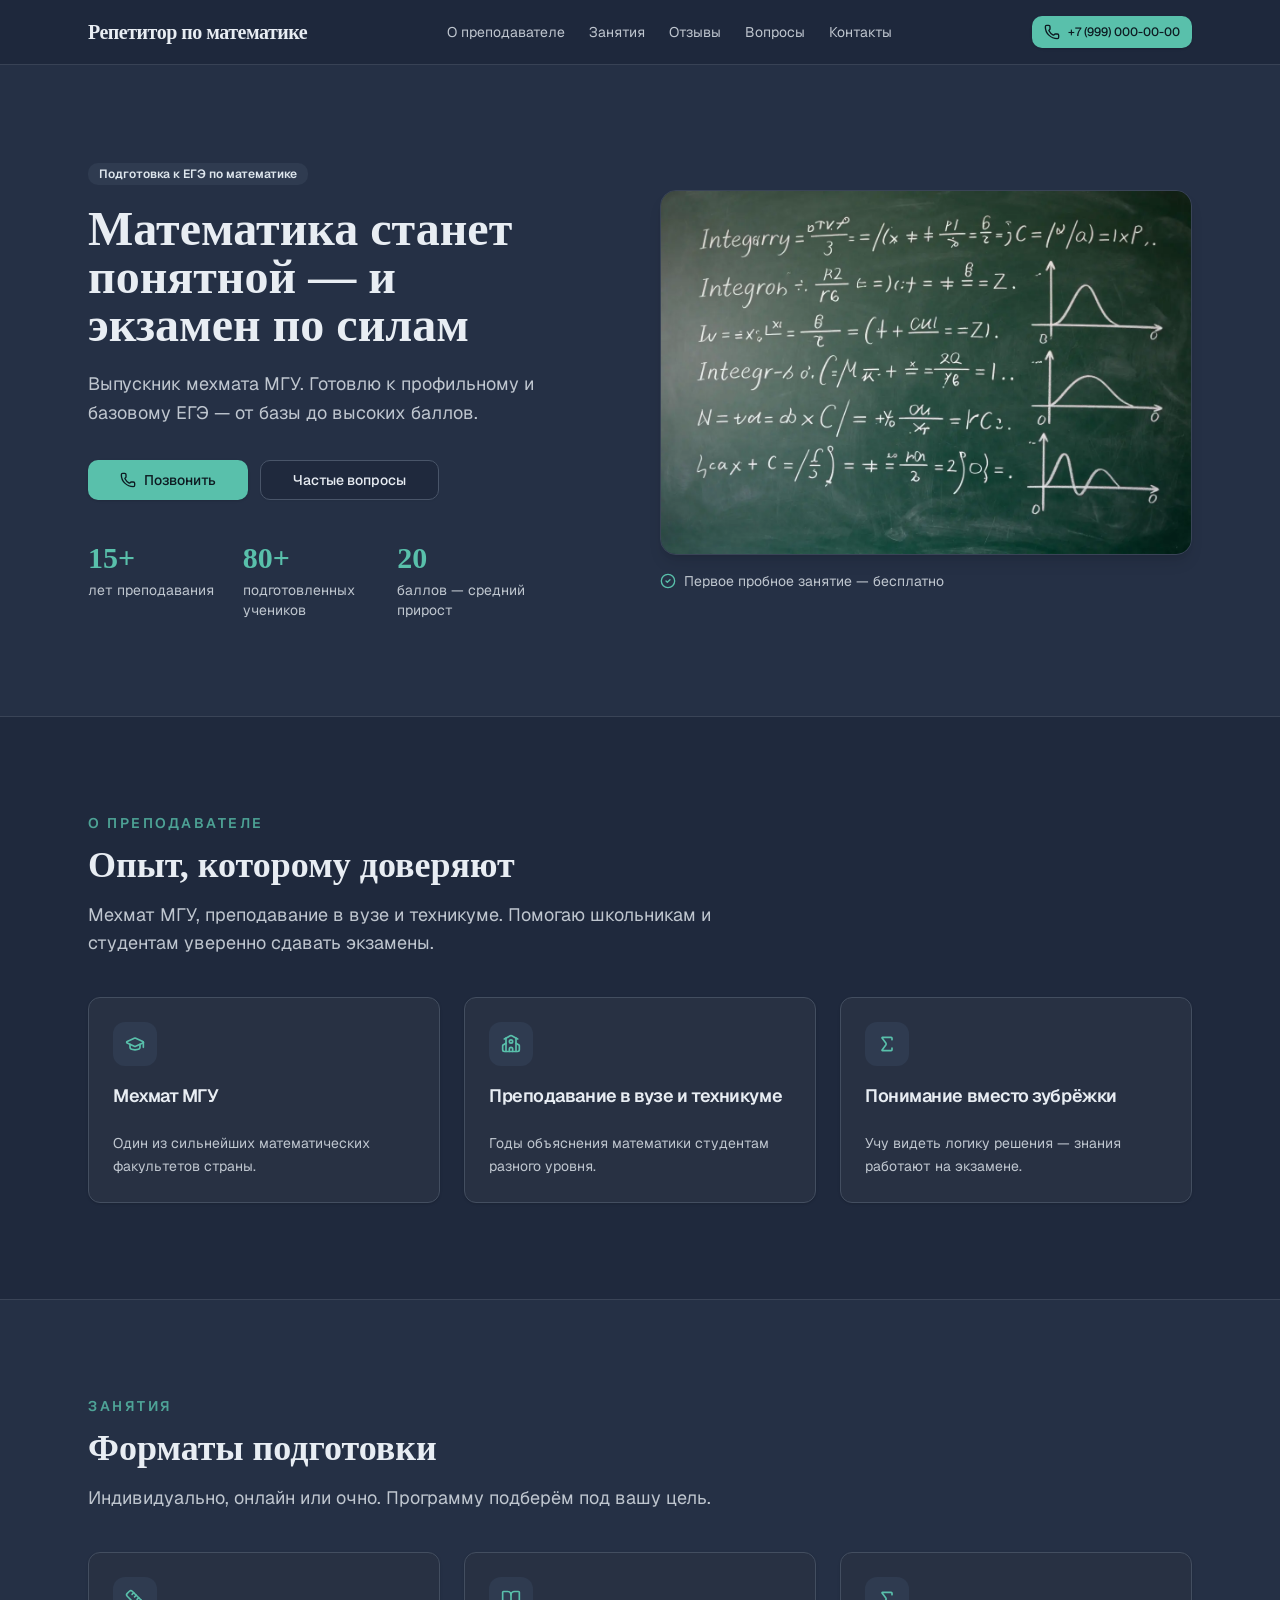
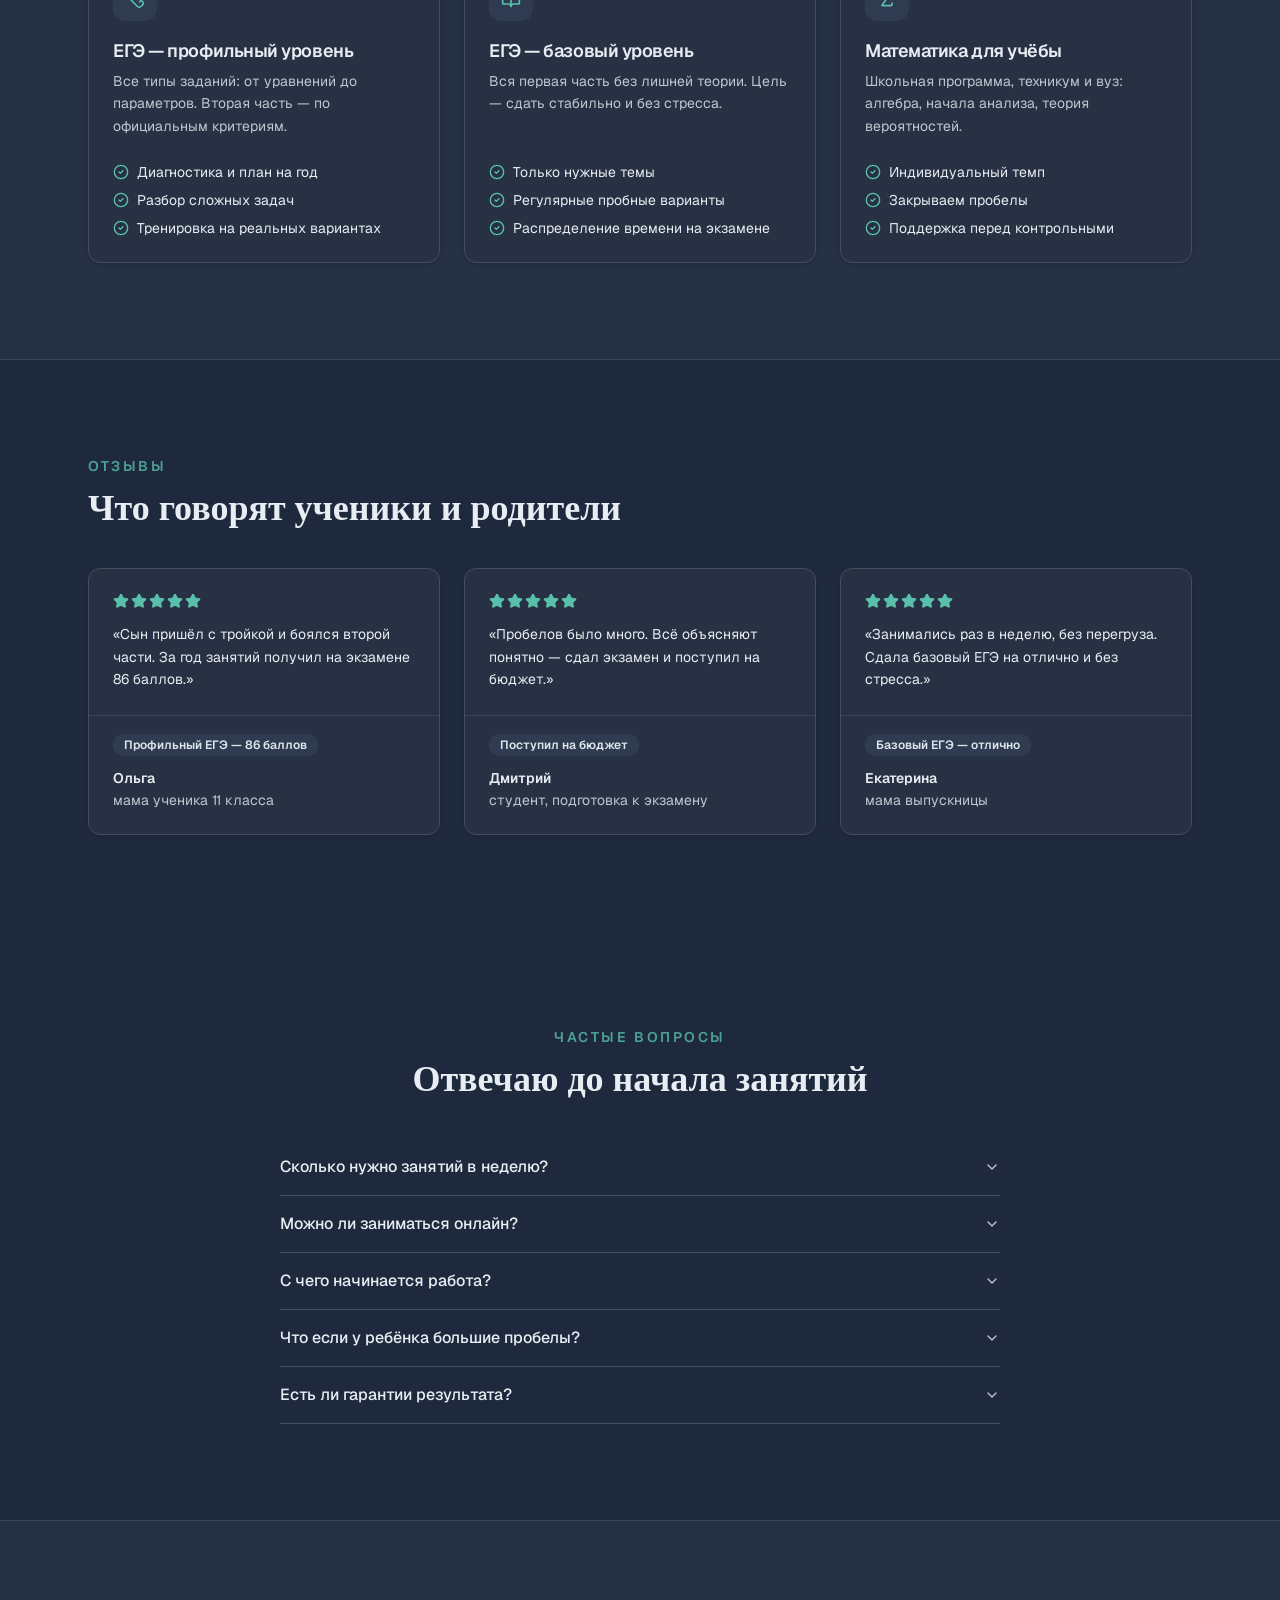
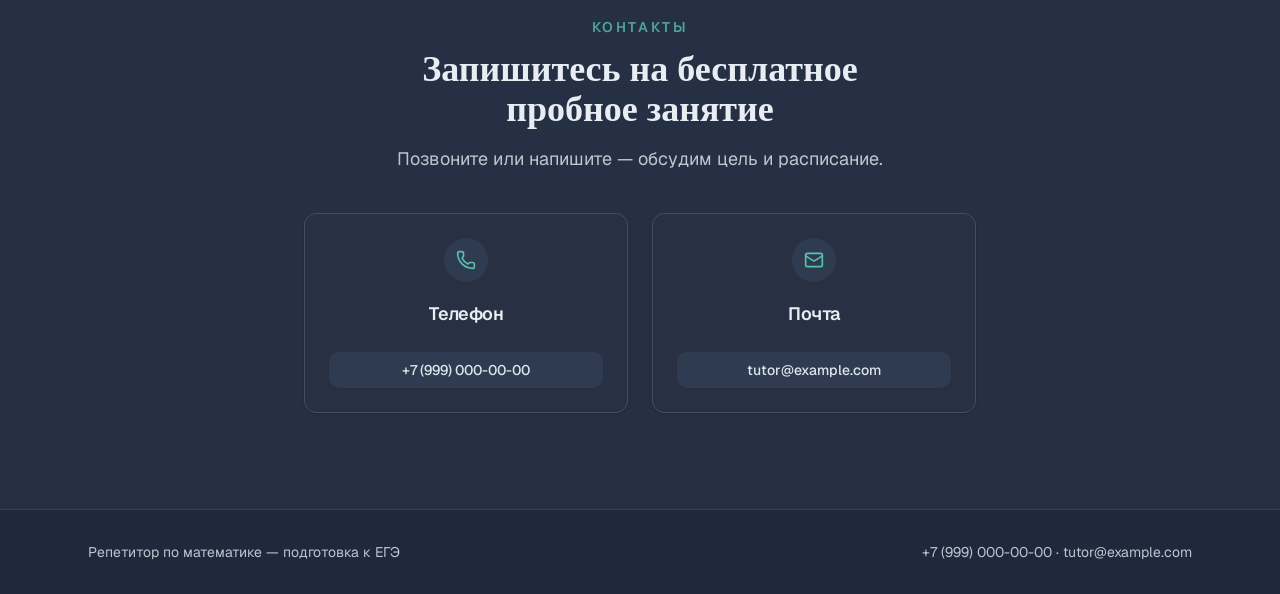
<file: index.html>
<!DOCTYPE html><html lang="ru"><head><meta charSet="utf-8"/><meta name="viewport" content="width=device-width, initial-scale=1"/><link rel="preload" href="/GeistMono_Variable.p.1216mhqx6y_is.woff2" as="font" crossorigin="" type="font/woff2"/><link rel="preload" href="/Geist_Variable-s.p.06.f0v_2js29o.woff2" as="font" crossorigin="" type="font/woff2"/><link rel="preload" as="image" href="/hero-chalkboard.webp"/><link rel="stylesheet" href="/0r0egv6nib7p3.css" data-precedence="next"/><link rel="preload" as="script" fetchPriority="low" href="/0ursk~c~2p0vl.js"/><script src="/0pjq-hlddzx4h.js" async=""></script><script src="/0h4bq73pogmtb.js" async=""></script><script src="/turbopack-0ztgw3da7v7m5.js" async=""></script><script src="/0q~utj~.wn8n8.js" async=""></script><script src="/0d3tkj33oycf2.js" async=""></script><script src="/0tqfc6av2eel5.js" async=""></script><meta name="next-size-adjust" content=""/><title>Репетитор по математике — подготовка к ЕГЭ</title><meta name="description" content="Подготовка к профильному и базовому ЕГЭ по математике. Мехмат МГУ, онлайн и очно."/><script src="/03~yq9q893hmn.js" noModule=""></script></head><body class="min-h-screen bg-background font-sans antialiased geistsans_d5a4f12f-module__Ur3q_a__variable geistmono_157ca88a-module__iaM1Ya__variable"><div hidden=""><!--$--><!--/$--></div><script>((a,b,c,d,e,f,g,h)=>{let i=document.documentElement,j=["light","dark"];function k(b){var c;(Array.isArray(a)?a:[a]).forEach(a=>{let c="class"===a,d=c&&f?e.map(a=>f[a]||a):e;c?(i.classList.remove(...d),i.classList.add(f&&f[b]?f[b]:b)):i.setAttribute(a,b)}),c=b,h&&j.includes(c)&&(i.style.colorScheme=c)}if(d)k(d);else try{let a=localStorage.getItem(b)||c,d=g&&"system"===a?window.matchMedia("(prefers-color-scheme: dark)").matches?"dark":"light":a;k(d)}catch(a){}})("class","theme","system",null,["light","dark"],null,true,true)</script><div id="top" class="flex min-h-screen flex-col"><header class="sticky top-0 z-40 border-b border-border/70 bg-background/85 backdrop-blur"><div class="mx-auto flex h-16 w-full max-w-6xl items-center justify-between gap-4 px-4 sm:px-6"><a href="#top" class="font-display text-lg font-bold tracking-tight sm:text-xl">Репетитор по математике</a><nav class="hidden items-center gap-6 text-sm text-muted-foreground md:flex"><a href="#about" class="transition-colors hover:text-foreground">О преподавателе</a><a href="#lessons" class="transition-colors hover:text-foreground">Занятия</a><a href="#reviews" class="transition-colors hover:text-foreground">Отзывы</a><a href="#faq" class="transition-colors hover:text-foreground">Вопросы</a><a href="#contacts" class="transition-colors hover:text-foreground">Контакты</a></nav><a href="tel:+79990000000" class="items-center justify-center gap-2 whitespace-nowrap font-medium transition-colors focus-visible:outline-none focus-visible:ring-1 focus-visible:ring-ring disabled:pointer-events-none disabled:opacity-50 [&amp;_svg]:pointer-events-none [&amp;_svg]:size-4 [&amp;_svg]:shrink-0 bg-primary text-primary-foreground shadow hover:bg-primary/90 h-8 rounded-md px-3 text-xs hidden sm:inline-flex"><svg xmlns="http://www.w3.org/2000/svg" width="24" height="24" viewBox="0 0 24 24" fill="none" stroke="currentColor" stroke-width="2" stroke-linecap="round" stroke-linejoin="round" class="lucide lucide-phone" aria-hidden="true"><path d="M13.832 16.568a1 1 0 0 0 1.213-.303l.355-.465A2 2 0 0 1 17 15h3a2 2 0 0 1 2 2v3a2 2 0 0 1-2 2A18 18 0 0 1 2 4a2 2 0 0 1 2-2h3a2 2 0 0 1 2 2v3a2 2 0 0 1-.8 1.6l-.468.351a1 1 0 0 0-.292 1.233 14 14 0 0 0 6.392 6.384"></path></svg>+7 (999) 000-00-00</a><a href="#contacts" class="inline-flex items-center justify-center gap-2 whitespace-nowrap font-medium transition-colors focus-visible:outline-none focus-visible:ring-1 focus-visible:ring-ring disabled:pointer-events-none disabled:opacity-50 [&amp;_svg]:pointer-events-none [&amp;_svg]:size-4 [&amp;_svg]:shrink-0 bg-primary text-primary-foreground shadow hover:bg-primary/90 h-8 rounded-md px-3 text-xs sm:hidden">Связаться</a></div></header><main class="flex-1"><section class="border-b border-border/70 bg-secondary/40"><div class="mx-auto grid w-full max-w-6xl items-center gap-10 px-4 py-16 sm:px-6 lg:grid-cols-2 lg:py-24"><div><div class="inline-flex items-center rounded-md border px-2.5 py-0.5 text-xs font-semibold transition-colors focus:outline-none focus:ring-2 focus:ring-ring focus:ring-offset-2 border-transparent bg-secondary text-secondary-foreground hover:bg-secondary/80 mb-5">Подготовка к ЕГЭ по математике</div><h1 class="font-display text-4xl font-bold leading-tight text-balance sm:text-5xl">Математика станет понятной — и экзамен по силам</h1><p class="mt-5 max-w-xl text-lg leading-relaxed text-muted-foreground">Выпускник мехмата МГУ. Готовлю к профильному и базовому ЕГЭ — от базы до высоких баллов.</p><div class="mt-8 flex flex-wrap items-center gap-3"><a href="tel:+79990000000" class="inline-flex items-center justify-center gap-2 whitespace-nowrap text-sm font-medium transition-colors focus-visible:outline-none focus-visible:ring-1 focus-visible:ring-ring disabled:pointer-events-none disabled:opacity-50 [&amp;_svg]:pointer-events-none [&amp;_svg]:size-4 [&amp;_svg]:shrink-0 bg-primary text-primary-foreground shadow hover:bg-primary/90 h-10 rounded-md px-8"><svg xmlns="http://www.w3.org/2000/svg" width="24" height="24" viewBox="0 0 24 24" fill="none" stroke="currentColor" stroke-width="2" stroke-linecap="round" stroke-linejoin="round" class="lucide lucide-phone" aria-hidden="true"><path d="M13.832 16.568a1 1 0 0 0 1.213-.303l.355-.465A2 2 0 0 1 17 15h3a2 2 0 0 1 2 2v3a2 2 0 0 1-2 2A18 18 0 0 1 2 4a2 2 0 0 1 2-2h3a2 2 0 0 1 2 2v3a2 2 0 0 1-.8 1.6l-.468.351a1 1 0 0 0-.292 1.233 14 14 0 0 0 6.392 6.384"></path></svg>Позвонить</a><a href="#faq" class="inline-flex items-center justify-center gap-2 whitespace-nowrap text-sm font-medium transition-colors focus-visible:outline-none focus-visible:ring-1 focus-visible:ring-ring disabled:pointer-events-none disabled:opacity-50 [&amp;_svg]:pointer-events-none [&amp;_svg]:size-4 [&amp;_svg]:shrink-0 border border-input bg-background shadow-sm hover:bg-accent hover:text-accent-foreground h-10 rounded-md px-8">Частые вопросы</a></div><dl class="mt-10 grid max-w-md grid-cols-3 gap-4"><div><dt class="sr-only">лет преподавания</dt><dd><span class="font-display block text-2xl font-bold text-primary sm:text-3xl">15+</span><span class="mt-1 block text-xs leading-snug text-muted-foreground sm:text-sm">лет преподавания</span></dd></div><div><dt class="sr-only">подготовленных учеников</dt><dd><span class="font-display block text-2xl font-bold text-primary sm:text-3xl">80+</span><span class="mt-1 block text-xs leading-snug text-muted-foreground sm:text-sm">подготовленных учеников</span></dd></div><div><dt class="sr-only">баллов — средний прирост</dt><dd><span class="font-display block text-2xl font-bold text-primary sm:text-3xl">20</span><span class="mt-1 block text-xs leading-snug text-muted-foreground sm:text-sm">баллов — средний прирост</span></dd></div></dl></div><div class="relative"><div class="overflow-hidden rounded-2xl border border-border/70 shadow-lg"><img alt="Доска с формулами на занятии по математике" width="1200" height="800" decoding="async" data-nimg="1" class="h-auto w-full" style="color:transparent" src="/hero-chalkboard.webp"/></div><div class="mt-4 flex items-center gap-2 text-sm text-muted-foreground"><svg xmlns="http://www.w3.org/2000/svg" width="24" height="24" viewBox="0 0 24 24" fill="none" stroke="currentColor" stroke-width="2" stroke-linecap="round" stroke-linejoin="round" class="lucide lucide-circle-check h-4 w-4 text-primary" aria-hidden="true"><circle cx="12" cy="12" r="10"></circle><path d="m9 12 2 2 4-4"></path></svg>Первое пробное занятие — бесплатно</div></div></div></section><section id="about" class="scroll-mt-20 py-16 lg:py-24"><div class="mx-auto w-full max-w-6xl px-4 sm:px-6"><div class="max-w-2xl"><p class="text-sm font-semibold uppercase tracking-[0.18em] text-primary/80">О преподавателе</p><h2 class="font-display mt-3 text-3xl font-bold leading-tight text-balance sm:text-4xl">Опыт, которому доверяют</h2><p class="mt-4 text-base leading-relaxed text-muted-foreground sm:text-lg">Мехмат МГУ, преподавание в вузе и техникуме. Помогаю школьникам и студентам уверенно сдавать экзамены.</p></div><div class="mt-10 grid gap-6 md:grid-cols-3"><div class="rounded-xl border bg-card text-card-foreground shadow"><div class="flex flex-col space-y-1.5 p-6"><div class="mb-3 flex h-11 w-11 items-center justify-center rounded-lg bg-secondary text-primary"><svg xmlns="http://www.w3.org/2000/svg" width="24" height="24" viewBox="0 0 24 24" fill="none" stroke="currentColor" stroke-width="2" stroke-linecap="round" stroke-linejoin="round" class="lucide lucide-graduation-cap h-5 w-5" aria-hidden="true"><path d="M21.42 10.922a1 1 0 0 0-.019-1.838L12.83 5.18a2 2 0 0 0-1.66 0L2.6 9.08a1 1 0 0 0 0 1.832l8.57 3.908a2 2 0 0 0 1.66 0z"></path><path d="M22 10v6"></path><path d="M6 12.5V16a6 3 0 0 0 12 0v-3.5"></path></svg></div><div class="font-semibold tracking-tight text-lg leading-snug">Мехмат МГУ</div></div><div class="p-6 pt-0 text-sm leading-relaxed text-muted-foreground">Один из сильнейших математических факультетов страны.</div></div><div class="rounded-xl border bg-card text-card-foreground shadow"><div class="flex flex-col space-y-1.5 p-6"><div class="mb-3 flex h-11 w-11 items-center justify-center rounded-lg bg-secondary text-primary"><svg xmlns="http://www.w3.org/2000/svg" width="24" height="24" viewBox="0 0 24 24" fill="none" stroke="currentColor" stroke-width="2" stroke-linecap="round" stroke-linejoin="round" class="lucide lucide-school h-5 w-5" aria-hidden="true"><path d="M14 21v-3a2 2 0 0 0-4 0v3"></path><path d="M18 5v16"></path><path d="m4 6 7.106-3.79a2 2 0 0 1 1.788 0L20 6"></path><path d="m6 11-3.52 2.147a1 1 0 0 0-.48.854V19a2 2 0 0 0 2 2h16a2 2 0 0 0 2-2v-5a1 1 0 0 0-.48-.853L18 11"></path><path d="M6 5v16"></path><circle cx="12" cy="9" r="2"></circle></svg></div><div class="font-semibold tracking-tight text-lg leading-snug">Преподавание в вузе и техникуме</div></div><div class="p-6 pt-0 text-sm leading-relaxed text-muted-foreground">Годы объяснения математики студентам разного уровня.</div></div><div class="rounded-xl border bg-card text-card-foreground shadow"><div class="flex flex-col space-y-1.5 p-6"><div class="mb-3 flex h-11 w-11 items-center justify-center rounded-lg bg-secondary text-primary"><svg xmlns="http://www.w3.org/2000/svg" width="24" height="24" viewBox="0 0 24 24" fill="none" stroke="currentColor" stroke-width="2" stroke-linecap="round" stroke-linejoin="round" class="lucide lucide-sigma h-5 w-5" aria-hidden="true"><path d="M18 7V5a1 1 0 0 0-1-1H6.5a.5.5 0 0 0-.4.8l4.5 6a2 2 0 0 1 0 2.4l-4.5 6a.5.5 0 0 0 .4.8H17a1 1 0 0 0 1-1v-2"></path></svg></div><div class="font-semibold tracking-tight text-lg leading-snug">Понимание вместо зубрёжки</div></div><div class="p-6 pt-0 text-sm leading-relaxed text-muted-foreground">Учу видеть логику решения — знания работают на экзамене.</div></div></div></div></section><section id="lessons" class="scroll-mt-20 border-y border-border/70 bg-secondary/40 py-16 lg:py-24"><div class="mx-auto w-full max-w-6xl px-4 sm:px-6"><div class="max-w-2xl"><p class="text-sm font-semibold uppercase tracking-[0.18em] text-primary/80">Занятия</p><h2 class="font-display mt-3 text-3xl font-bold leading-tight text-balance sm:text-4xl">Форматы подготовки</h2><p class="mt-4 text-base leading-relaxed text-muted-foreground sm:text-lg">Индивидуально, онлайн или очно. Программу подберём под вашу цель.</p></div><div class="mt-10 grid gap-6 lg:grid-cols-3"><div class="rounded-xl border bg-card text-card-foreground shadow flex flex-col"><div class="flex flex-col space-y-1.5 p-6"><div class="mb-3 flex h-11 w-11 items-center justify-center rounded-lg bg-secondary text-primary"><svg xmlns="http://www.w3.org/2000/svg" width="24" height="24" viewBox="0 0 24 24" fill="none" stroke="currentColor" stroke-width="2" stroke-linecap="round" stroke-linejoin="round" class="lucide lucide-ruler h-5 w-5" aria-hidden="true"><path d="M21.3 15.3a2.4 2.4 0 0 1 0 3.4l-2.6 2.6a2.4 2.4 0 0 1-3.4 0L2.7 8.7a2.41 2.41 0 0 1 0-3.4l2.6-2.6a2.41 2.41 0 0 1 3.4 0Z"></path><path d="m14.5 12.5 2-2"></path><path d="m11.5 9.5 2-2"></path><path d="m8.5 6.5 2-2"></path><path d="m17.5 15.5 2-2"></path></svg></div><div class="font-semibold tracking-tight text-lg leading-snug">ЕГЭ — профильный уровень</div><div class="text-muted-foreground text-sm leading-relaxed">Все типы заданий: от уравнений до параметров. Вторая часть — по официальным критериям.</div></div><div class="p-6 pt-0 mt-auto"><ul class="space-y-2 text-sm"><li class="flex items-start gap-2"><svg xmlns="http://www.w3.org/2000/svg" width="24" height="24" viewBox="0 0 24 24" fill="none" stroke="currentColor" stroke-width="2" stroke-linecap="round" stroke-linejoin="round" class="lucide lucide-circle-check mt-0.5 h-4 w-4 shrink-0 text-primary" aria-hidden="true"><circle cx="12" cy="12" r="10"></circle><path d="m9 12 2 2 4-4"></path></svg><span>Диагностика и план на год</span></li><li class="flex items-start gap-2"><svg xmlns="http://www.w3.org/2000/svg" width="24" height="24" viewBox="0 0 24 24" fill="none" stroke="currentColor" stroke-width="2" stroke-linecap="round" stroke-linejoin="round" class="lucide lucide-circle-check mt-0.5 h-4 w-4 shrink-0 text-primary" aria-hidden="true"><circle cx="12" cy="12" r="10"></circle><path d="m9 12 2 2 4-4"></path></svg><span>Разбор сложных задач</span></li><li class="flex items-start gap-2"><svg xmlns="http://www.w3.org/2000/svg" width="24" height="24" viewBox="0 0 24 24" fill="none" stroke="currentColor" stroke-width="2" stroke-linecap="round" stroke-linejoin="round" class="lucide lucide-circle-check mt-0.5 h-4 w-4 shrink-0 text-primary" aria-hidden="true"><circle cx="12" cy="12" r="10"></circle><path d="m9 12 2 2 4-4"></path></svg><span>Тренировка на реальных вариантах</span></li></ul></div></div><div class="rounded-xl border bg-card text-card-foreground shadow flex flex-col"><div class="flex flex-col space-y-1.5 p-6"><div class="mb-3 flex h-11 w-11 items-center justify-center rounded-lg bg-secondary text-primary"><svg xmlns="http://www.w3.org/2000/svg" width="24" height="24" viewBox="0 0 24 24" fill="none" stroke="currentColor" stroke-width="2" stroke-linecap="round" stroke-linejoin="round" class="lucide lucide-book-open h-5 w-5" aria-hidden="true"><path d="M12 7v14"></path><path d="M3 18a1 1 0 0 1-1-1V4a1 1 0 0 1 1-1h5a4 4 0 0 1 4 4 4 4 0 0 1 4-4h5a1 1 0 0 1 1 1v13a1 1 0 0 1-1 1h-6a3 3 0 0 0-3 3 3 3 0 0 0-3-3z"></path></svg></div><div class="font-semibold tracking-tight text-lg leading-snug">ЕГЭ — базовый уровень</div><div class="text-muted-foreground text-sm leading-relaxed">Вся первая часть без лишней теории. Цель — сдать стабильно и без стресса.</div></div><div class="p-6 pt-0 mt-auto"><ul class="space-y-2 text-sm"><li class="flex items-start gap-2"><svg xmlns="http://www.w3.org/2000/svg" width="24" height="24" viewBox="0 0 24 24" fill="none" stroke="currentColor" stroke-width="2" stroke-linecap="round" stroke-linejoin="round" class="lucide lucide-circle-check mt-0.5 h-4 w-4 shrink-0 text-primary" aria-hidden="true"><circle cx="12" cy="12" r="10"></circle><path d="m9 12 2 2 4-4"></path></svg><span>Только нужные темы</span></li><li class="flex items-start gap-2"><svg xmlns="http://www.w3.org/2000/svg" width="24" height="24" viewBox="0 0 24 24" fill="none" stroke="currentColor" stroke-width="2" stroke-linecap="round" stroke-linejoin="round" class="lucide lucide-circle-check mt-0.5 h-4 w-4 shrink-0 text-primary" aria-hidden="true"><circle cx="12" cy="12" r="10"></circle><path d="m9 12 2 2 4-4"></path></svg><span>Регулярные пробные варианты</span></li><li class="flex items-start gap-2"><svg xmlns="http://www.w3.org/2000/svg" width="24" height="24" viewBox="0 0 24 24" fill="none" stroke="currentColor" stroke-width="2" stroke-linecap="round" stroke-linejoin="round" class="lucide lucide-circle-check mt-0.5 h-4 w-4 shrink-0 text-primary" aria-hidden="true"><circle cx="12" cy="12" r="10"></circle><path d="m9 12 2 2 4-4"></path></svg><span>Распределение времени на экзамене</span></li></ul></div></div><div class="rounded-xl border bg-card text-card-foreground shadow flex flex-col"><div class="flex flex-col space-y-1.5 p-6"><div class="mb-3 flex h-11 w-11 items-center justify-center rounded-lg bg-secondary text-primary"><svg xmlns="http://www.w3.org/2000/svg" width="24" height="24" viewBox="0 0 24 24" fill="none" stroke="currentColor" stroke-width="2" stroke-linecap="round" stroke-linejoin="round" class="lucide lucide-sigma h-5 w-5" aria-hidden="true"><path d="M18 7V5a1 1 0 0 0-1-1H6.5a.5.5 0 0 0-.4.8l4.5 6a2 2 0 0 1 0 2.4l-4.5 6a.5.5 0 0 0 .4.8H17a1 1 0 0 0 1-1v-2"></path></svg></div><div class="font-semibold tracking-tight text-lg leading-snug">Математика для учёбы</div><div class="text-muted-foreground text-sm leading-relaxed">Школьная программа, техникум и вуз: алгебра, начала анализа, теория вероятностей.</div></div><div class="p-6 pt-0 mt-auto"><ul class="space-y-2 text-sm"><li class="flex items-start gap-2"><svg xmlns="http://www.w3.org/2000/svg" width="24" height="24" viewBox="0 0 24 24" fill="none" stroke="currentColor" stroke-width="2" stroke-linecap="round" stroke-linejoin="round" class="lucide lucide-circle-check mt-0.5 h-4 w-4 shrink-0 text-primary" aria-hidden="true"><circle cx="12" cy="12" r="10"></circle><path d="m9 12 2 2 4-4"></path></svg><span>Индивидуальный темп</span></li><li class="flex items-start gap-2"><svg xmlns="http://www.w3.org/2000/svg" width="24" height="24" viewBox="0 0 24 24" fill="none" stroke="currentColor" stroke-width="2" stroke-linecap="round" stroke-linejoin="round" class="lucide lucide-circle-check mt-0.5 h-4 w-4 shrink-0 text-primary" aria-hidden="true"><circle cx="12" cy="12" r="10"></circle><path d="m9 12 2 2 4-4"></path></svg><span>Закрываем пробелы</span></li><li class="flex items-start gap-2"><svg xmlns="http://www.w3.org/2000/svg" width="24" height="24" viewBox="0 0 24 24" fill="none" stroke="currentColor" stroke-width="2" stroke-linecap="round" stroke-linejoin="round" class="lucide lucide-circle-check mt-0.5 h-4 w-4 shrink-0 text-primary" aria-hidden="true"><circle cx="12" cy="12" r="10"></circle><path d="m9 12 2 2 4-4"></path></svg><span>Поддержка перед контрольными</span></li></ul></div></div></div></div></section><section id="reviews" class="scroll-mt-20 py-16 lg:py-24"><div class="mx-auto w-full max-w-6xl px-4 sm:px-6"><div class="max-w-2xl"><p class="text-sm font-semibold uppercase tracking-[0.18em] text-primary/80">Отзывы</p><h2 class="font-display mt-3 text-3xl font-bold leading-tight text-balance sm:text-4xl">Что говорят ученики и родители</h2></div><div class="mt-10 grid gap-6 lg:grid-cols-3"><div class="rounded-xl border bg-card text-card-foreground shadow flex flex-col"><div class="flex flex-col space-y-1.5 p-6"><div class="flex gap-0.5" role="img" aria-label="Оценка: 5 из 5"><svg xmlns="http://www.w3.org/2000/svg" width="24" height="24" viewBox="0 0 24 24" fill="none" stroke="currentColor" stroke-width="2" stroke-linecap="round" stroke-linejoin="round" class="lucide lucide-star h-4 w-4 fill-primary text-primary" aria-hidden="true"><path d="M11.525 2.295a.53.53 0 0 1 .95 0l2.31 4.679a2.123 2.123 0 0 0 1.595 1.16l5.166.756a.53.53 0 0 1 .294.904l-3.736 3.638a2.123 2.123 0 0 0-.611 1.878l.882 5.14a.53.53 0 0 1-.771.56l-4.618-2.428a2.122 2.122 0 0 0-1.973 0L6.396 21.01a.53.53 0 0 1-.77-.56l.881-5.139a2.122 2.122 0 0 0-.611-1.879L2.16 9.795a.53.53 0 0 1 .294-.906l5.165-.755a2.122 2.122 0 0 0 1.597-1.16z"></path></svg><svg xmlns="http://www.w3.org/2000/svg" width="24" height="24" viewBox="0 0 24 24" fill="none" stroke="currentColor" stroke-width="2" stroke-linecap="round" stroke-linejoin="round" class="lucide lucide-star h-4 w-4 fill-primary text-primary" aria-hidden="true"><path d="M11.525 2.295a.53.53 0 0 1 .95 0l2.31 4.679a2.123 2.123 0 0 0 1.595 1.16l5.166.756a.53.53 0 0 1 .294.904l-3.736 3.638a2.123 2.123 0 0 0-.611 1.878l.882 5.14a.53.53 0 0 1-.771.56l-4.618-2.428a2.122 2.122 0 0 0-1.973 0L6.396 21.01a.53.53 0 0 1-.77-.56l.881-5.139a2.122 2.122 0 0 0-.611-1.879L2.16 9.795a.53.53 0 0 1 .294-.906l5.165-.755a2.122 2.122 0 0 0 1.597-1.16z"></path></svg><svg xmlns="http://www.w3.org/2000/svg" width="24" height="24" viewBox="0 0 24 24" fill="none" stroke="currentColor" stroke-width="2" stroke-linecap="round" stroke-linejoin="round" class="lucide lucide-star h-4 w-4 fill-primary text-primary" aria-hidden="true"><path d="M11.525 2.295a.53.53 0 0 1 .95 0l2.31 4.679a2.123 2.123 0 0 0 1.595 1.16l5.166.756a.53.53 0 0 1 .294.904l-3.736 3.638a2.123 2.123 0 0 0-.611 1.878l.882 5.14a.53.53 0 0 1-.771.56l-4.618-2.428a2.122 2.122 0 0 0-1.973 0L6.396 21.01a.53.53 0 0 1-.77-.56l.881-5.139a2.122 2.122 0 0 0-.611-1.879L2.16 9.795a.53.53 0 0 1 .294-.906l5.165-.755a2.122 2.122 0 0 0 1.597-1.16z"></path></svg><svg xmlns="http://www.w3.org/2000/svg" width="24" height="24" viewBox="0 0 24 24" fill="none" stroke="currentColor" stroke-width="2" stroke-linecap="round" stroke-linejoin="round" class="lucide lucide-star h-4 w-4 fill-primary text-primary" aria-hidden="true"><path d="M11.525 2.295a.53.53 0 0 1 .95 0l2.31 4.679a2.123 2.123 0 0 0 1.595 1.16l5.166.756a.53.53 0 0 1 .294.904l-3.736 3.638a2.123 2.123 0 0 0-.611 1.878l.882 5.14a.53.53 0 0 1-.771.56l-4.618-2.428a2.122 2.122 0 0 0-1.973 0L6.396 21.01a.53.53 0 0 1-.77-.56l.881-5.139a2.122 2.122 0 0 0-.611-1.879L2.16 9.795a.53.53 0 0 1 .294-.906l5.165-.755a2.122 2.122 0 0 0 1.597-1.16z"></path></svg><svg xmlns="http://www.w3.org/2000/svg" width="24" height="24" viewBox="0 0 24 24" fill="none" stroke="currentColor" stroke-width="2" stroke-linecap="round" stroke-linejoin="round" class="lucide lucide-star h-4 w-4 fill-primary text-primary" aria-hidden="true"><path d="M11.525 2.295a.53.53 0 0 1 .95 0l2.31 4.679a2.123 2.123 0 0 0 1.595 1.16l5.166.756a.53.53 0 0 1 .294.904l-3.736 3.638a2.123 2.123 0 0 0-.611 1.878l.882 5.14a.53.53 0 0 1-.771.56l-4.618-2.428a2.122 2.122 0 0 0-1.973 0L6.396 21.01a.53.53 0 0 1-.77-.56l.881-5.139a2.122 2.122 0 0 0-.611-1.879L2.16 9.795a.53.53 0 0 1 .294-.906l5.165-.755a2.122 2.122 0 0 0 1.597-1.16z"></path></svg></div><blockquote class="pt-2 text-sm leading-relaxed">«<!-- -->Сын пришёл с тройкой и боялся второй части. За год занятий получил на экзамене 86 баллов.<!-- -->»</blockquote></div><div class="p-6 mt-auto border-t border-border/70 pt-4"><div class="inline-flex items-center rounded-md border px-2.5 py-0.5 text-xs font-semibold transition-colors focus:outline-none focus:ring-2 focus:ring-ring focus:ring-offset-2 border-transparent bg-secondary text-secondary-foreground hover:bg-secondary/80 mb-3">Профильный ЕГЭ — 86 баллов</div><p class="text-sm font-semibold">Ольга</p><p class="mt-0.5 text-sm text-muted-foreground">мама ученика 11 класса</p></div></div><div class="rounded-xl border bg-card text-card-foreground shadow flex flex-col"><div class="flex flex-col space-y-1.5 p-6"><div class="flex gap-0.5" role="img" aria-label="Оценка: 5 из 5"><svg xmlns="http://www.w3.org/2000/svg" width="24" height="24" viewBox="0 0 24 24" fill="none" stroke="currentColor" stroke-width="2" stroke-linecap="round" stroke-linejoin="round" class="lucide lucide-star h-4 w-4 fill-primary text-primary" aria-hidden="true"><path d="M11.525 2.295a.53.53 0 0 1 .95 0l2.31 4.679a2.123 2.123 0 0 0 1.595 1.16l5.166.756a.53.53 0 0 1 .294.904l-3.736 3.638a2.123 2.123 0 0 0-.611 1.878l.882 5.14a.53.53 0 0 1-.771.56l-4.618-2.428a2.122 2.122 0 0 0-1.973 0L6.396 21.01a.53.53 0 0 1-.77-.56l.881-5.139a2.122 2.122 0 0 0-.611-1.879L2.16 9.795a.53.53 0 0 1 .294-.906l5.165-.755a2.122 2.122 0 0 0 1.597-1.16z"></path></svg><svg xmlns="http://www.w3.org/2000/svg" width="24" height="24" viewBox="0 0 24 24" fill="none" stroke="currentColor" stroke-width="2" stroke-linecap="round" stroke-linejoin="round" class="lucide lucide-star h-4 w-4 fill-primary text-primary" aria-hidden="true"><path d="M11.525 2.295a.53.53 0 0 1 .95 0l2.31 4.679a2.123 2.123 0 0 0 1.595 1.16l5.166.756a.53.53 0 0 1 .294.904l-3.736 3.638a2.123 2.123 0 0 0-.611 1.878l.882 5.14a.53.53 0 0 1-.771.56l-4.618-2.428a2.122 2.122 0 0 0-1.973 0L6.396 21.01a.53.53 0 0 1-.77-.56l.881-5.139a2.122 2.122 0 0 0-.611-1.879L2.16 9.795a.53.53 0 0 1 .294-.906l5.165-.755a2.122 2.122 0 0 0 1.597-1.16z"></path></svg><svg xmlns="http://www.w3.org/2000/svg" width="24" height="24" viewBox="0 0 24 24" fill="none" stroke="currentColor" stroke-width="2" stroke-linecap="round" stroke-linejoin="round" class="lucide lucide-star h-4 w-4 fill-primary text-primary" aria-hidden="true"><path d="M11.525 2.295a.53.53 0 0 1 .95 0l2.31 4.679a2.123 2.123 0 0 0 1.595 1.16l5.166.756a.53.53 0 0 1 .294.904l-3.736 3.638a2.123 2.123 0 0 0-.611 1.878l.882 5.14a.53.53 0 0 1-.771.56l-4.618-2.428a2.122 2.122 0 0 0-1.973 0L6.396 21.01a.53.53 0 0 1-.77-.56l.881-5.139a2.122 2.122 0 0 0-.611-1.879L2.16 9.795a.53.53 0 0 1 .294-.906l5.165-.755a2.122 2.122 0 0 0 1.597-1.16z"></path></svg><svg xmlns="http://www.w3.org/2000/svg" width="24" height="24" viewBox="0 0 24 24" fill="none" stroke="currentColor" stroke-width="2" stroke-linecap="round" stroke-linejoin="round" class="lucide lucide-star h-4 w-4 fill-primary text-primary" aria-hidden="true"><path d="M11.525 2.295a.53.53 0 0 1 .95 0l2.31 4.679a2.123 2.123 0 0 0 1.595 1.16l5.166.756a.53.53 0 0 1 .294.904l-3.736 3.638a2.123 2.123 0 0 0-.611 1.878l.882 5.14a.53.53 0 0 1-.771.56l-4.618-2.428a2.122 2.122 0 0 0-1.973 0L6.396 21.01a.53.53 0 0 1-.77-.56l.881-5.139a2.122 2.122 0 0 0-.611-1.879L2.16 9.795a.53.53 0 0 1 .294-.906l5.165-.755a2.122 2.122 0 0 0 1.597-1.16z"></path></svg><svg xmlns="http://www.w3.org/2000/svg" width="24" height="24" viewBox="0 0 24 24" fill="none" stroke="currentColor" stroke-width="2" stroke-linecap="round" stroke-linejoin="round" class="lucide lucide-star h-4 w-4 fill-primary text-primary" aria-hidden="true"><path d="M11.525 2.295a.53.53 0 0 1 .95 0l2.31 4.679a2.123 2.123 0 0 0 1.595 1.16l5.166.756a.53.53 0 0 1 .294.904l-3.736 3.638a2.123 2.123 0 0 0-.611 1.878l.882 5.14a.53.53 0 0 1-.771.56l-4.618-2.428a2.122 2.122 0 0 0-1.973 0L6.396 21.01a.53.53 0 0 1-.77-.56l.881-5.139a2.122 2.122 0 0 0-.611-1.879L2.16 9.795a.53.53 0 0 1 .294-.906l5.165-.755a2.122 2.122 0 0 0 1.597-1.16z"></path></svg></div><blockquote class="pt-2 text-sm leading-relaxed">«<!-- -->Пробелов было много. Всё объясняют понятно — сдал экзамен и поступил на бюджет.<!-- -->»</blockquote></div><div class="p-6 mt-auto border-t border-border/70 pt-4"><div class="inline-flex items-center rounded-md border px-2.5 py-0.5 text-xs font-semibold transition-colors focus:outline-none focus:ring-2 focus:ring-ring focus:ring-offset-2 border-transparent bg-secondary text-secondary-foreground hover:bg-secondary/80 mb-3">Поступил на бюджет</div><p class="text-sm font-semibold">Дмитрий</p><p class="mt-0.5 text-sm text-muted-foreground">студент, подготовка к экзамену</p></div></div><div class="rounded-xl border bg-card text-card-foreground shadow flex flex-col"><div class="flex flex-col space-y-1.5 p-6"><div class="flex gap-0.5" role="img" aria-label="Оценка: 5 из 5"><svg xmlns="http://www.w3.org/2000/svg" width="24" height="24" viewBox="0 0 24 24" fill="none" stroke="currentColor" stroke-width="2" stroke-linecap="round" stroke-linejoin="round" class="lucide lucide-star h-4 w-4 fill-primary text-primary" aria-hidden="true"><path d="M11.525 2.295a.53.53 0 0 1 .95 0l2.31 4.679a2.123 2.123 0 0 0 1.595 1.16l5.166.756a.53.53 0 0 1 .294.904l-3.736 3.638a2.123 2.123 0 0 0-.611 1.878l.882 5.14a.53.53 0 0 1-.771.56l-4.618-2.428a2.122 2.122 0 0 0-1.973 0L6.396 21.01a.53.53 0 0 1-.77-.56l.881-5.139a2.122 2.122 0 0 0-.611-1.879L2.16 9.795a.53.53 0 0 1 .294-.906l5.165-.755a2.122 2.122 0 0 0 1.597-1.16z"></path></svg><svg xmlns="http://www.w3.org/2000/svg" width="24" height="24" viewBox="0 0 24 24" fill="none" stroke="currentColor" stroke-width="2" stroke-linecap="round" stroke-linejoin="round" class="lucide lucide-star h-4 w-4 fill-primary text-primary" aria-hidden="true"><path d="M11.525 2.295a.53.53 0 0 1 .95 0l2.31 4.679a2.123 2.123 0 0 0 1.595 1.16l5.166.756a.53.53 0 0 1 .294.904l-3.736 3.638a2.123 2.123 0 0 0-.611 1.878l.882 5.14a.53.53 0 0 1-.771.56l-4.618-2.428a2.122 2.122 0 0 0-1.973 0L6.396 21.01a.53.53 0 0 1-.77-.56l.881-5.139a2.122 2.122 0 0 0-.611-1.879L2.16 9.795a.53.53 0 0 1 .294-.906l5.165-.755a2.122 2.122 0 0 0 1.597-1.16z"></path></svg><svg xmlns="http://www.w3.org/2000/svg" width="24" height="24" viewBox="0 0 24 24" fill="none" stroke="currentColor" stroke-width="2" stroke-linecap="round" stroke-linejoin="round" class="lucide lucide-star h-4 w-4 fill-primary text-primary" aria-hidden="true"><path d="M11.525 2.295a.53.53 0 0 1 .95 0l2.31 4.679a2.123 2.123 0 0 0 1.595 1.16l5.166.756a.53.53 0 0 1 .294.904l-3.736 3.638a2.123 2.123 0 0 0-.611 1.878l.882 5.14a.53.53 0 0 1-.771.56l-4.618-2.428a2.122 2.122 0 0 0-1.973 0L6.396 21.01a.53.53 0 0 1-.77-.56l.881-5.139a2.122 2.122 0 0 0-.611-1.879L2.16 9.795a.53.53 0 0 1 .294-.906l5.165-.755a2.122 2.122 0 0 0 1.597-1.16z"></path></svg><svg xmlns="http://www.w3.org/2000/svg" width="24" height="24" viewBox="0 0 24 24" fill="none" stroke="currentColor" stroke-width="2" stroke-linecap="round" stroke-linejoin="round" class="lucide lucide-star h-4 w-4 fill-primary text-primary" aria-hidden="true"><path d="M11.525 2.295a.53.53 0 0 1 .95 0l2.31 4.679a2.123 2.123 0 0 0 1.595 1.16l5.166.756a.53.53 0 0 1 .294.904l-3.736 3.638a2.123 2.123 0 0 0-.611 1.878l.882 5.14a.53.53 0 0 1-.771.56l-4.618-2.428a2.122 2.122 0 0 0-1.973 0L6.396 21.01a.53.53 0 0 1-.77-.56l.881-5.139a2.122 2.122 0 0 0-.611-1.879L2.16 9.795a.53.53 0 0 1 .294-.906l5.165-.755a2.122 2.122 0 0 0 1.597-1.16z"></path></svg><svg xmlns="http://www.w3.org/2000/svg" width="24" height="24" viewBox="0 0 24 24" fill="none" stroke="currentColor" stroke-width="2" stroke-linecap="round" stroke-linejoin="round" class="lucide lucide-star h-4 w-4 fill-primary text-primary" aria-hidden="true"><path d="M11.525 2.295a.53.53 0 0 1 .95 0l2.31 4.679a2.123 2.123 0 0 0 1.595 1.16l5.166.756a.53.53 0 0 1 .294.904l-3.736 3.638a2.123 2.123 0 0 0-.611 1.878l.882 5.14a.53.53 0 0 1-.771.56l-4.618-2.428a2.122 2.122 0 0 0-1.973 0L6.396 21.01a.53.53 0 0 1-.77-.56l.881-5.139a2.122 2.122 0 0 0-.611-1.879L2.16 9.795a.53.53 0 0 1 .294-.906l5.165-.755a2.122 2.122 0 0 0 1.597-1.16z"></path></svg></div><blockquote class="pt-2 text-sm leading-relaxed">«<!-- -->Занимались раз в неделю, без перегруза. Сдала базовый ЕГЭ на отлично и без стресса.<!-- -->»</blockquote></div><div class="p-6 mt-auto border-t border-border/70 pt-4"><div class="inline-flex items-center rounded-md border px-2.5 py-0.5 text-xs font-semibold transition-colors focus:outline-none focus:ring-2 focus:ring-ring focus:ring-offset-2 border-transparent bg-secondary text-secondary-foreground hover:bg-secondary/80 mb-3">Базовый ЕГЭ — отлично</div><p class="text-sm font-semibold">Екатерина</p><p class="mt-0.5 text-sm text-muted-foreground">мама выпускницы</p></div></div></div></div></section><section id="faq" class="scroll-mt-20 py-16 lg:py-24"><div class="mx-auto w-full max-w-3xl px-4 sm:px-6"><div class="max-w-2xl mx-auto text-center"><p class="text-sm font-semibold uppercase tracking-[0.18em] text-primary/80">Частые вопросы</p><h2 class="font-display mt-3 text-3xl font-bold leading-tight text-balance sm:text-4xl">Отвечаю до начала занятий</h2></div><div class="mt-10" data-orientation="vertical"><div data-state="closed" data-orientation="vertical" class="border-b"><h3 data-orientation="vertical" data-state="closed" class="flex"><button type="button" aria-expanded="false" data-state="closed" data-orientation="vertical" id="radix-_R_qpbtb_" class="flex flex-1 items-center justify-between py-4 transition-all hover:underline text-left [&amp;[data-state=open]&gt;svg]:rotate-180 text-base font-medium" data-radix-collection-item="">Сколько нужно занятий в неделю?<svg xmlns="http://www.w3.org/2000/svg" width="24" height="24" viewBox="0 0 24 24" fill="none" stroke="currentColor" stroke-width="2" stroke-linecap="round" stroke-linejoin="round" class="lucide lucide-chevron-down h-4 w-4 shrink-0 text-muted-foreground transition-transform duration-200" aria-hidden="true"><path d="m6 9 6 6 6-6"></path></svg></button></h3><div data-state="closed" id="radix-_R_4qpbtb_" hidden="" role="region" aria-labelledby="radix-_R_qpbtb_" data-orientation="vertical" class="overflow-hidden text-sm data-[state=closed]:animate-accordion-up data-[state=open]:animate-accordion-down" style="--radix-accordion-content-height:var(--radix-collapsible-content-height);--radix-accordion-content-width:var(--radix-collapsible-content-width)"></div></div><div data-state="closed" data-orientation="vertical" class="border-b"><h3 data-orientation="vertical" data-state="closed" class="flex"><button type="button" aria-expanded="false" data-state="closed" data-orientation="vertical" id="radix-_R_1apbtb_" class="flex flex-1 items-center justify-between py-4 transition-all hover:underline text-left [&amp;[data-state=open]&gt;svg]:rotate-180 text-base font-medium" data-radix-collection-item="">Можно ли заниматься онлайн?<svg xmlns="http://www.w3.org/2000/svg" width="24" height="24" viewBox="0 0 24 24" fill="none" stroke="currentColor" stroke-width="2" stroke-linecap="round" stroke-linejoin="round" class="lucide lucide-chevron-down h-4 w-4 shrink-0 text-muted-foreground transition-transform duration-200" aria-hidden="true"><path d="m6 9 6 6 6-6"></path></svg></button></h3><div data-state="closed" id="radix-_R_5apbtb_" hidden="" role="region" aria-labelledby="radix-_R_1apbtb_" data-orientation="vertical" class="overflow-hidden text-sm data-[state=closed]:animate-accordion-up data-[state=open]:animate-accordion-down" style="--radix-accordion-content-height:var(--radix-collapsible-content-height);--radix-accordion-content-width:var(--radix-collapsible-content-width)"></div></div><div data-state="closed" data-orientation="vertical" class="border-b"><h3 data-orientation="vertical" data-state="closed" class="flex"><button type="button" aria-expanded="false" data-state="closed" data-orientation="vertical" id="radix-_R_1qpbtb_" class="flex flex-1 items-center justify-between py-4 transition-all hover:underline text-left [&amp;[data-state=open]&gt;svg]:rotate-180 text-base font-medium" data-radix-collection-item="">С чего начинается работа?<svg xmlns="http://www.w3.org/2000/svg" width="24" height="24" viewBox="0 0 24 24" fill="none" stroke="currentColor" stroke-width="2" stroke-linecap="round" stroke-linejoin="round" class="lucide lucide-chevron-down h-4 w-4 shrink-0 text-muted-foreground transition-transform duration-200" aria-hidden="true"><path d="m6 9 6 6 6-6"></path></svg></button></h3><div data-state="closed" id="radix-_R_5qpbtb_" hidden="" role="region" aria-labelledby="radix-_R_1qpbtb_" data-orientation="vertical" class="overflow-hidden text-sm data-[state=closed]:animate-accordion-up data-[state=open]:animate-accordion-down" style="--radix-accordion-content-height:var(--radix-collapsible-content-height);--radix-accordion-content-width:var(--radix-collapsible-content-width)"></div></div><div data-state="closed" data-orientation="vertical" class="border-b"><h3 data-orientation="vertical" data-state="closed" class="flex"><button type="button" aria-expanded="false" data-state="closed" data-orientation="vertical" id="radix-_R_2apbtb_" class="flex flex-1 items-center justify-between py-4 transition-all hover:underline text-left [&amp;[data-state=open]&gt;svg]:rotate-180 text-base font-medium" data-radix-collection-item="">Что если у ребёнка большие пробелы?<svg xmlns="http://www.w3.org/2000/svg" width="24" height="24" viewBox="0 0 24 24" fill="none" stroke="currentColor" stroke-width="2" stroke-linecap="round" stroke-linejoin="round" class="lucide lucide-chevron-down h-4 w-4 shrink-0 text-muted-foreground transition-transform duration-200" aria-hidden="true"><path d="m6 9 6 6 6-6"></path></svg></button></h3><div data-state="closed" id="radix-_R_6apbtb_" hidden="" role="region" aria-labelledby="radix-_R_2apbtb_" data-orientation="vertical" class="overflow-hidden text-sm data-[state=closed]:animate-accordion-up data-[state=open]:animate-accordion-down" style="--radix-accordion-content-height:var(--radix-collapsible-content-height);--radix-accordion-content-width:var(--radix-collapsible-content-width)"></div></div><div data-state="closed" data-orientation="vertical" class="border-b"><h3 data-orientation="vertical" data-state="closed" class="flex"><button type="button" aria-expanded="false" data-state="closed" data-orientation="vertical" id="radix-_R_2qpbtb_" class="flex flex-1 items-center justify-between py-4 transition-all hover:underline text-left [&amp;[data-state=open]&gt;svg]:rotate-180 text-base font-medium" data-radix-collection-item="">Есть ли гарантии результата?<svg xmlns="http://www.w3.org/2000/svg" width="24" height="24" viewBox="0 0 24 24" fill="none" stroke="currentColor" stroke-width="2" stroke-linecap="round" stroke-linejoin="round" class="lucide lucide-chevron-down h-4 w-4 shrink-0 text-muted-foreground transition-transform duration-200" aria-hidden="true"><path d="m6 9 6 6 6-6"></path></svg></button></h3><div data-state="closed" id="radix-_R_6qpbtb_" hidden="" role="region" aria-labelledby="radix-_R_2qpbtb_" data-orientation="vertical" class="overflow-hidden text-sm data-[state=closed]:animate-accordion-up data-[state=open]:animate-accordion-down" style="--radix-accordion-content-height:var(--radix-collapsible-content-height);--radix-accordion-content-width:var(--radix-collapsible-content-width)"></div></div></div></div></section><section id="contacts" class="scroll-mt-20 border-t border-border/70 bg-secondary/40 py-16 lg:py-24"><div class="mx-auto w-full max-w-6xl px-4 sm:px-6"><div class="mx-auto max-w-2xl text-center"><div class="max-w-2xl mx-auto text-center"><p class="text-sm font-semibold uppercase tracking-[0.18em] text-primary/80">Контакты</p><h2 class="font-display mt-3 text-3xl font-bold leading-tight text-balance sm:text-4xl">Запишитесь на бесплатное пробное занятие</h2><p class="mt-4 text-base leading-relaxed text-muted-foreground sm:text-lg">Позвоните или напишите — обсудим цель и расписание.</p></div></div><div class="mx-auto mt-10 grid max-w-2xl gap-6 sm:grid-cols-2"><div class="rounded-xl border bg-card text-card-foreground shadow text-center"><div class="flex flex-col space-y-1.5 p-6"><div class="mx-auto mb-3 flex h-11 w-11 items-center justify-center rounded-full bg-secondary text-primary"><svg xmlns="http://www.w3.org/2000/svg" width="24" height="24" viewBox="0 0 24 24" fill="none" stroke="currentColor" stroke-width="2" stroke-linecap="round" stroke-linejoin="round" class="lucide lucide-phone h-5 w-5" aria-hidden="true"><path d="M13.832 16.568a1 1 0 0 0 1.213-.303l.355-.465A2 2 0 0 1 17 15h3a2 2 0 0 1 2 2v3a2 2 0 0 1-2 2A18 18 0 0 1 2 4a2 2 0 0 1 2-2h3a2 2 0 0 1 2 2v3a2 2 0 0 1-.8 1.6l-.468.351a1 1 0 0 0-.292 1.233 14 14 0 0 0 6.392 6.384"></path></svg></div><div class="font-semibold tracking-tight text-lg">Телефон</div></div><div class="p-6 pt-0"><a href="tel:+79990000000" class="inline-flex items-center justify-center gap-2 whitespace-nowrap rounded-md text-sm font-medium transition-colors focus-visible:outline-none focus-visible:ring-1 focus-visible:ring-ring disabled:pointer-events-none disabled:opacity-50 [&amp;_svg]:pointer-events-none [&amp;_svg]:size-4 [&amp;_svg]:shrink-0 bg-secondary text-secondary-foreground shadow-sm hover:bg-secondary/80 h-9 px-4 py-2 w-full">+7 (999) 000-00-00</a></div></div><div class="rounded-xl border bg-card text-card-foreground shadow text-center"><div class="flex flex-col space-y-1.5 p-6"><div class="mx-auto mb-3 flex h-11 w-11 items-center justify-center rounded-full bg-secondary text-primary"><svg xmlns="http://www.w3.org/2000/svg" width="24" height="24" viewBox="0 0 24 24" fill="none" stroke="currentColor" stroke-width="2" stroke-linecap="round" stroke-linejoin="round" class="lucide lucide-mail h-5 w-5" aria-hidden="true"><path d="m22 7-8.991 5.727a2 2 0 0 1-2.009 0L2 7"></path><rect x="2" y="4" width="20" height="16" rx="2"></rect></svg></div><div class="font-semibold tracking-tight text-lg">Почта</div></div><div class="p-6 pt-0"><a href="mailto:tutor@example.com" class="inline-flex items-center justify-center gap-2 whitespace-nowrap rounded-md text-sm font-medium transition-colors focus-visible:outline-none focus-visible:ring-1 focus-visible:ring-ring disabled:pointer-events-none disabled:opacity-50 [&amp;_svg]:pointer-events-none [&amp;_svg]:size-4 [&amp;_svg]:shrink-0 bg-secondary text-secondary-foreground shadow-sm hover:bg-secondary/80 h-9 px-4 py-2 w-full">tutor@example.com</a></div></div></div></div></section></main><footer class="border-t border-border/70 py-8"><div class="mx-auto flex w-full max-w-6xl flex-col items-center justify-between gap-3 px-4 text-sm text-muted-foreground sm:flex-row sm:px-6"><span>Репетитор по математике — подготовка к ЕГЭ</span><span>+7 (999) 000-00-00<!-- --> · <!-- -->tutor@example.com</span></div></footer></div><!--$--><!--/$--><script src="/0ursk~c~2p0vl.js" id="_R_" async=""></script><script>(self.__next_f=self.__next_f||[]).push([0])</script><script>self.__next_f.push([1,"1:\"$Sreact.fragment\"\n2:I[27423,[\"/0q~utj~.wn8n8.js\",\"/0d3tkj33oycf2.js\"],\"ThemeProvider\"]\n3:I[39756,[\"/0q~utj~.wn8n8.js\",\"/0d3tkj33oycf2.js\"],\"default\"]\n4:I[37457,[\"/0q~utj~.wn8n8.js\",\"/0d3tkj33oycf2.js\"],\"default\"]\nb:I[68027,[\"/0q~utj~.wn8n8.js\",\"/0d3tkj33oycf2.js\"],\"default\",1]\n:HL[\"/0r0egv6nib7p3.css\",\"style\"]\n:HL[\"/GeistMono_Variable.p.1216mhqx6y_is.woff2\",\"font\",{\"crossOrigin\":\"\",\"type\":\"font/woff2\"}]\n:HL[\"/Geist_Variable-s.p.06.f0v_2js29o.woff2\",\"font\",{\"crossOrigin\":\"\",\"type\":\"font/woff2\"}]\n"])</script><script>self.__next_f.push([1,"0:{\"P\":null,\"c\":[\"\",\"\"],\"q\":\"\",\"i\":false,\"f\":[[[\"\",{\"children\":[\"__PAGE__\",{}]},\"$undefined\",\"$undefined\",16],[[\"$\",\"$1\",\"c\",{\"children\":[[[\"$\",\"link\",\"0\",{\"rel\":\"stylesheet\",\"href\":\"/0r0egv6nib7p3.css\",\"precedence\":\"next\",\"crossOrigin\":\"$undefined\",\"nonce\":\"$undefined\"}],[\"$\",\"script\",\"script-0\",{\"src\":\"/0q~utj~.wn8n8.js\",\"async\":true,\"nonce\":\"$undefined\"}],[\"$\",\"script\",\"script-1\",{\"src\":\"/0d3tkj33oycf2.js\",\"async\":true,\"nonce\":\"$undefined\"}]],[\"$\",\"html\",null,{\"lang\":\"ru\",\"suppressHydrationWarning\":true,\"children\":[\"$\",\"body\",null,{\"className\":\"min-h-screen bg-background font-sans antialiased geistsans_d5a4f12f-module__Ur3q_a__variable geistmono_157ca88a-module__iaM1Ya__variable\",\"children\":[\"$\",\"$L2\",null,{\"attribute\":\"class\",\"defaultTheme\":\"system\",\"enableSystem\":true,\"disableTransitionOnChange\":true,\"children\":[\"$\",\"$L3\",null,{\"parallelRouterKey\":\"children\",\"error\":\"$undefined\",\"errorStyles\":\"$undefined\",\"errorScripts\":\"$undefined\",\"template\":[\"$\",\"$L4\",null,{}],\"templateStyles\":\"$undefined\",\"templateScripts\":\"$undefined\",\"notFound\":[[[\"$\",\"title\",null,{\"children\":\"404: This page could not be found.\"}],[\"$\",\"div\",null,{\"style\":{\"fontFamily\":\"system-ui,\\\"Segoe UI\\\",Roboto,Helvetica,Arial,sans-serif,\\\"Apple Color Emoji\\\",\\\"Segoe UI Emoji\\\"\",\"height\":\"100vh\",\"textAlign\":\"center\",\"display\":\"flex\",\"flexDirection\":\"column\",\"alignItems\":\"center\",\"justifyContent\":\"center\"},\"children\":[\"$\",\"div\",null,{\"children\":[[\"$\",\"style\",null,{\"dangerouslySetInnerHTML\":{\"__html\":\"body{color:#000;background:#fff;margin:0}.next-error-h1{border-right:1px solid rgba(0,0,0,.3)}@media (prefers-color-scheme:dark){body{color:#fff;background:#000}.next-error-h1{border-right:1px solid rgba(255,255,255,.3)}}\"}}],[\"$\",\"h1\",null,{\"className\":\"next-error-h1\",\"style\":{\"display\":\"inline-block\",\"margin\":\"0 20px 0 0\",\"padding\":\"0 23px 0 0\",\"fontSize\":24,\"fontWeight\":500,\"verticalAlign\":\"top\",\"lineHeight\":\"49px\"},\"children\":404}],[\"$\",\"div\",null,{\"style\":{\"display\":\"inline-block\"},\"children\":[\"$\",\"h2\",null,{\"style\":{\"fontSize\":14,\"fontWeight\":400,\"lineHeight\":\"49px\",\"margin\":0},\"children\":\"This page could not be found.\"}]}]]}]}]],[]],\"forbidden\":\"$undefined\",\"unauthorized\":\"$undefined\"}]}]}]}]]}],{\"children\":[[\"$\",\"$1\",\"c\",{\"children\":[[\"$\",\"div\",null,{\"id\":\"top\",\"className\":\"flex min-h-screen flex-col\",\"children\":[[\"$\",\"header\",null,{\"className\":\"sticky top-0 z-40 border-b border-border/70 bg-background/85 backdrop-blur\",\"children\":[\"$\",\"div\",null,{\"className\":\"mx-auto flex h-16 w-full max-w-6xl items-center justify-between gap-4 px-4 sm:px-6\",\"children\":[[\"$\",\"a\",null,{\"href\":\"#top\",\"className\":\"font-display text-lg font-bold tracking-tight sm:text-xl\",\"children\":\"Репетитор по математике\"}],[\"$\",\"nav\",null,{\"className\":\"hidden items-center gap-6 text-sm text-muted-foreground md:flex\",\"children\":[[\"$\",\"a\",\"#about\",{\"href\":\"#about\",\"className\":\"transition-colors hover:text-foreground\",\"children\":\"О преподавателе\"}],[\"$\",\"a\",\"#lessons\",{\"href\":\"#lessons\",\"className\":\"transition-colors hover:text-foreground\",\"children\":\"Занятия\"}],[\"$\",\"a\",\"#reviews\",{\"href\":\"#reviews\",\"className\":\"transition-colors hover:text-foreground\",\"children\":\"Отзывы\"}],[\"$\",\"a\",\"#faq\",{\"href\":\"#faq\",\"className\":\"transition-colors hover:text-foreground\",\"children\":\"Вопросы\"}],[\"$\",\"a\",\"#contacts\",{\"href\":\"#contacts\",\"className\":\"transition-colors hover:text-foreground\",\"children\":\"Контакты\"}]]}],[\"$\",\"a\",null,{\"href\":\"tel:+79990000000\",\"children\":[[\"$\",\"svg\",null,{\"ref\":\"$undefined\",\"xmlns\":\"http://www.w3.org/2000/svg\",\"width\":24,\"height\":24,\"viewBox\":\"0 0 24 24\",\"fill\":\"none\",\"stroke\":\"currentColor\",\"strokeWidth\":2,\"strokeLinecap\":\"round\",\"strokeLinejoin\":\"round\",\"className\":\"lucide lucide-phone\",\"aria-hidden\":\"true\",\"children\":[[\"$\",\"path\",\"9njp5v\",{\"d\":\"M13.832 16.568a1 1 0 0 0 1.213-.303l.355-.465A2 2 0 0 1 17 15h3a2 2 0 0 1 2 2v3a2 2 0 0 1-2 2A18 18 0 0 1 2 4a2 2 0 0 1 2-2h3a2 2 0 0 1 2 2v3a2 2 0 0 1-.8 1.6l-.468.351a1 1 0 0 0-.292 1.233 14 14 0 0 0 6.392 6.384\"}],\"$undefined\"]}],\"+7 (999) 000-00-00\"],\"className\":\"items-center justify-center gap-2 whitespace-nowrap font-medium transition-colors focus-visible:outline-none focus-visible:ring-1 focus-visible:ring-ring disabled:pointer-events-none disabled:opacity-50 [\u0026_svg]:pointer-events-none [\u0026_svg]:size-4 [\u0026_svg]:shrink-0 bg-primary text-primary-foreground shadow hover:bg-primary/90 h-8 rounded-md px-3 text-xs hidden sm:inline-flex\",\"ref\":null}],\"$L5\"]}]}],\"$L6\",\"$L7\"]}],[\"$L8\"],\"$L9\"]}],{},null,false,null]},null,false,null],\"$La\",false]],\"m\":\"$undefined\",\"G\":[\"$b\",[\"$Lc\"]],\"S\":true,\"h\":null,\"s\":\"$undefined\",\"l\":\"$undefined\",\"p\":\"$undefined\",\"d\":\"$undefined\",\"b\":\"a7BSTgza--HUZcn61u869\"}\n"])</script><script>self.__next_f.push([1,"14:I[97367,[\"/0q~utj~.wn8n8.js\",\"/0d3tkj33oycf2.js\"],\"OutletBoundary\"]\n15:\"$Sreact.suspense\"\n17:I[97367,[\"/0q~utj~.wn8n8.js\",\"/0d3tkj33oycf2.js\"],\"ViewportBoundary\"]\n19:I[97367,[\"/0q~utj~.wn8n8.js\",\"/0d3tkj33oycf2.js\"],\"MetadataBoundary\"]\n5:[\"$\",\"a\",null,{\"href\":\"#contacts\",\"children\":\"Связаться\",\"className\":\"inline-flex items-center justify-center gap-2 whitespace-nowrap font-medium transition-colors focus-visible:outline-none focus-visible:ring-1 focus-visible:ring-ring disabled:pointer-events-none disabled:opacity-50 [\u0026_svg]:pointer-events-none [\u0026_svg]:size-4 [\u0026_svg]:shrink-0 bg-primary text-primary-foreground shadow hover:bg-primary/90 h-8 rounded-md px-3 text-xs sm:hidden\",\"ref\":null}]\n"])</script><script>self.__next_f.push([1,"6:[\"$\",\"main\",null,{\"className\":\"flex-1\",\"children\":[[\"$\",\"section\",null,{\"className\":\"border-b border-border/70 bg-secondary/40\",\"children\":[\"$\",\"div\",null,{\"className\":\"mx-auto grid w-full max-w-6xl items-center gap-10 px-4 py-16 sm:px-6 lg:grid-cols-2 lg:py-24\",\"children\":[[\"$\",\"div\",null,{\"children\":[[\"$\",\"div\",null,{\"className\":\"inline-flex items-center rounded-md border px-2.5 py-0.5 text-xs font-semibold transition-colors focus:outline-none focus:ring-2 focus:ring-ring focus:ring-offset-2 border-transparent bg-secondary text-secondary-foreground hover:bg-secondary/80 mb-5\",\"children\":\"Подготовка к ЕГЭ по математике\"}],[\"$\",\"h1\",null,{\"className\":\"font-display text-4xl font-bold leading-tight text-balance sm:text-5xl\",\"children\":\"Математика станет понятной — и экзамен по силам\"}],[\"$\",\"p\",null,{\"className\":\"mt-5 max-w-xl text-lg leading-relaxed text-muted-foreground\",\"children\":\"Выпускник мехмата МГУ. Готовлю к профильному и базовому ЕГЭ — от базы до высоких баллов.\"}],[\"$\",\"div\",null,{\"className\":\"mt-8 flex flex-wrap items-center gap-3\",\"children\":[[\"$\",\"a\",null,{\"href\":\"tel:+79990000000\",\"children\":[[\"$\",\"svg\",null,{\"ref\":\"$undefined\",\"xmlns\":\"http://www.w3.org/2000/svg\",\"width\":24,\"height\":24,\"viewBox\":\"0 0 24 24\",\"fill\":\"none\",\"stroke\":\"currentColor\",\"strokeWidth\":2,\"strokeLinecap\":\"round\",\"strokeLinejoin\":\"round\",\"className\":\"lucide lucide-phone\",\"aria-hidden\":\"true\",\"children\":[[\"$\",\"path\",\"9njp5v\",{\"d\":\"M13.832 16.568a1 1 0 0 0 1.213-.303l.355-.465A2 2 0 0 1 17 15h3a2 2 0 0 1 2 2v3a2 2 0 0 1-2 2A18 18 0 0 1 2 4a2 2 0 0 1 2-2h3a2 2 0 0 1 2 2v3a2 2 0 0 1-.8 1.6l-.468.351a1 1 0 0 0-.292 1.233 14 14 0 0 0 6.392 6.384\"}],\"$undefined\"]}],\"Позвонить\"],\"className\":\"inline-flex items-center justify-center gap-2 whitespace-nowrap text-sm font-medium transition-colors focus-visible:outline-none focus-visible:ring-1 focus-visible:ring-ring disabled:pointer-events-none disabled:opacity-50 [\u0026_svg]:pointer-events-none [\u0026_svg]:size-4 [\u0026_svg]:shrink-0 bg-primary text-primary-foreground shadow hover:bg-primary/90 h-10 rounded-md px-8\",\"ref\":null}],[\"$\",\"a\",null,{\"href\":\"#faq\",\"children\":\"Частые вопросы\",\"className\":\"inline-flex items-center justify-center gap-2 whitespace-nowrap text-sm font-medium transition-colors focus-visible:outline-none focus-visible:ring-1 focus-visible:ring-ring disabled:pointer-events-none disabled:opacity-50 [\u0026_svg]:pointer-events-none [\u0026_svg]:size-4 [\u0026_svg]:shrink-0 border border-input bg-background shadow-sm hover:bg-accent hover:text-accent-foreground h-10 rounded-md px-8\",\"ref\":null}]]}],[\"$\",\"dl\",null,{\"className\":\"mt-10 grid max-w-md grid-cols-3 gap-4\",\"children\":[[\"$\",\"div\",\"лет преподавания\",{\"children\":[[\"$\",\"dt\",null,{\"className\":\"sr-only\",\"children\":\"лет преподавания\"}],[\"$\",\"dd\",null,{\"children\":[[\"$\",\"span\",null,{\"className\":\"font-display block text-2xl font-bold text-primary sm:text-3xl\",\"children\":\"15+\"}],[\"$\",\"span\",null,{\"className\":\"mt-1 block text-xs leading-snug text-muted-foreground sm:text-sm\",\"children\":\"лет преподавания\"}]]}]]}],[\"$\",\"div\",\"подготовленных учеников\",{\"children\":[[\"$\",\"dt\",null,{\"className\":\"sr-only\",\"children\":\"подготовленных учеников\"}],[\"$\",\"dd\",null,{\"children\":[[\"$\",\"span\",null,{\"className\":\"font-display block text-2xl font-bold text-primary sm:text-3xl\",\"children\":\"80+\"}],[\"$\",\"span\",null,{\"className\":\"mt-1 block text-xs leading-snug text-muted-foreground sm:text-sm\",\"children\":\"подготовленных учеников\"}]]}]]}],[\"$\",\"div\",\"баллов — средний прирост\",{\"children\":[[\"$\",\"dt\",null,{\"className\":\"sr-only\",\"children\":\"баллов — средний прирост\"}],[\"$\",\"dd\",null,{\"children\":[[\"$\",\"span\",null,{\"className\":\"font-display block text-2xl font-bold text-primary sm:text-3xl\",\"children\":\"20\"}],[\"$\",\"span\",null,{\"className\":\"mt-1 block text-xs leading-snug text-muted-foreground sm:text-sm\",\"children\":\"баллов — средний прирост\"}]]}]]}]]}]]}],[\"$\",\"div\",null,{\"className\":\"relative\",\"children\":[\"$Ld\",\"$Le\"]}]]}]}],\"$Lf\",\"$L10\",\"$L11\",\"$L12\",\"$L13\"]}]\n"])</script><script>self.__next_f.push([1,"7:[\"$\",\"footer\",null,{\"className\":\"border-t border-border/70 py-8\",\"children\":[\"$\",\"div\",null,{\"className\":\"mx-auto flex w-full max-w-6xl flex-col items-center justify-between gap-3 px-4 text-sm text-muted-foreground sm:flex-row sm:px-6\",\"children\":[[\"$\",\"span\",null,{\"children\":\"Репетитор по математике — подготовка к ЕГЭ\"}],[\"$\",\"span\",null,{\"children\":[\"+7 (999) 000-00-00\",\" · \",\"tutor@example.com\"]}]]}]}]\n8:[\"$\",\"script\",\"script-0\",{\"src\":\"/0tqfc6av2eel5.js\",\"async\":true,\"nonce\":\"$undefined\"}]\n9:[\"$\",\"$L14\",null,{\"children\":[\"$\",\"$15\",null,{\"name\":\"Next.MetadataOutlet\",\"children\":\"$@16\"}]}]\na:[\"$\",\"$1\",\"h\",{\"children\":[null,[\"$\",\"$L17\",null,{\"children\":\"$L18\"}],[\"$\",\"div\",null,{\"hidden\":true,\"children\":[\"$\",\"$L19\",null,{\"children\":[\"$\",\"$15\",null,{\"name\":\"Next.Metadata\",\"children\":\"$L1a\"}]}]}],[\"$\",\"meta\",null,{\"name\":\"next-size-adjust\",\"content\":\"\"}]]}]\nc:[\"$\",\"link\",\"0\",{\"rel\":\"stylesheet\",\"href\":\"/0r0egv6nib7p3.css\",\"precedence\":\"next\",\"crossOrigin\":\"$undefined\",\"nonce\":\"$undefined\"}]\n"])</script><script>self.__next_f.push([1,"1b:I[5500,[\"/0q~utj~.wn8n8.js\",\"/0d3tkj33oycf2.js\",\"/0tqfc6av2eel5.js\"],\"Image\"]\n27:I[73443,[\"/0q~utj~.wn8n8.js\",\"/0d3tkj33oycf2.js\",\"/0tqfc6av2eel5.js\"],\"Accordion\"]\n28:I[73443,[\"/0q~utj~.wn8n8.js\",\"/0d3tkj33oycf2.js\",\"/0tqfc6av2eel5.js\"],\"AccordionItem\"]\n29:I[73443,[\"/0q~utj~.wn8n8.js\",\"/0d3tkj33oycf2.js\",\"/0tqfc6av2eel5.js\"],\"AccordionTrigger\"]\n2a:I[73443,[\"/0q~utj~.wn8n8.js\",\"/0d3tkj33oycf2.js\",\"/0tqfc6av2eel5.js\"],\"AccordionContent\"]\nd:[\"$\",\"div\",null,{\"className\":\"overflow-hidden rounded-2xl border border-border/70 shadow-lg\",\"children\":[\"$\",\"$L1b\",null,{\"src\":\"/hero-chalkboard.webp\",\"alt\":\"Доска с формулами на занятии по математике\",\"width\":1200,\"height\":800,\"priority\":true,\"className\":\"h-auto w-full\"}]}]\ne:[\"$\",\"div\",null,{\"className\":\"mt-4 flex items-center gap-2 text-sm text-muted-foreground\",\"children\":[[\"$\",\"svg\",null,{\"ref\":\"$undefined\",\"xmlns\":\"http://www.w3.org/2000/svg\",\"width\":24,\"height\":24,\"viewBox\":\"0 0 24 24\",\"fill\":\"none\",\"stroke\":\"currentColor\",\"strokeWidth\":2,\"strokeLinecap\":\"round\",\"strokeLinejoin\":\"round\",\"className\":\"lucide lucide-circle-check h-4 w-4 text-primary\",\"aria-hidden\":\"true\",\"children\":[[\"$\",\"circle\",\"1mglay\",{\"cx\":\"12\",\"cy\":\"12\",\"r\":\"10\"}],[\"$\",\"path\",\"dzmm74\",{\"d\":\"m9 12 2 2 4-4\"}],\"$undefined\"]}],\"Первое пробное занятие — бесплатно\"]}]\n"])</script><script>self.__next_f.push([1,"f:[\"$\",\"section\",null,{\"id\":\"about\",\"className\":\"scroll-mt-20 py-16 lg:py-24\",\"children\":[\"$\",\"div\",null,{\"className\":\"mx-auto w-full max-w-6xl px-4 sm:px-6\",\"children\":[[\"$\",\"div\",null,{\"className\":\"max-w-2xl\",\"children\":[[\"$\",\"p\",null,{\"className\":\"text-sm font-semibold uppercase tracking-[0.18em] text-primary/80\",\"children\":\"О преподавателе\"}],[\"$\",\"h2\",null,{\"className\":\"font-display mt-3 text-3xl font-bold leading-tight text-balance sm:text-4xl\",\"children\":\"Опыт, которому доверяют\"}],[\"$\",\"p\",null,{\"className\":\"mt-4 text-base leading-relaxed text-muted-foreground sm:text-lg\",\"children\":\"Мехмат МГУ, преподавание в вузе и техникуме. Помогаю школьникам и студентам уверенно сдавать экзамены.\"}]]}],[\"$\",\"div\",null,{\"className\":\"mt-10 grid gap-6 md:grid-cols-3\",\"children\":[[\"$\",\"div\",\"Мехмат МГУ\",{\"ref\":\"$undefined\",\"className\":\"rounded-xl border bg-card text-card-foreground shadow\",\"children\":[[\"$\",\"div\",null,{\"ref\":\"$undefined\",\"className\":\"flex flex-col space-y-1.5 p-6\",\"children\":[[\"$\",\"div\",null,{\"className\":\"mb-3 flex h-11 w-11 items-center justify-center rounded-lg bg-secondary text-primary\",\"children\":[\"$\",\"svg\",null,{\"ref\":\"$undefined\",\"xmlns\":\"http://www.w3.org/2000/svg\",\"width\":24,\"height\":24,\"viewBox\":\"0 0 24 24\",\"fill\":\"none\",\"stroke\":\"currentColor\",\"strokeWidth\":2,\"strokeLinecap\":\"round\",\"strokeLinejoin\":\"round\",\"className\":\"lucide lucide-graduation-cap h-5 w-5\",\"aria-hidden\":\"true\",\"children\":[[\"$\",\"path\",\"j76jl0\",{\"d\":\"M21.42 10.922a1 1 0 0 0-.019-1.838L12.83 5.18a2 2 0 0 0-1.66 0L2.6 9.08a1 1 0 0 0 0 1.832l8.57 3.908a2 2 0 0 0 1.66 0z\"}],[\"$\",\"path\",\"1lu8f3\",{\"d\":\"M22 10v6\"}],[\"$\",\"path\",\"1r8lef\",{\"d\":\"M6 12.5V16a6 3 0 0 0 12 0v-3.5\"}],\"$undefined\"]}]}],[\"$\",\"div\",null,{\"ref\":\"$undefined\",\"className\":\"font-semibold tracking-tight text-lg leading-snug\",\"children\":\"Мехмат МГУ\"}]]}],[\"$\",\"div\",null,{\"ref\":\"$undefined\",\"className\":\"p-6 pt-0 text-sm leading-relaxed text-muted-foreground\",\"children\":\"Один из сильнейших математических факультетов страны.\"}]]}],[\"$\",\"div\",\"Преподавание в вузе и техникуме\",{\"ref\":\"$undefined\",\"className\":\"rounded-xl border bg-card text-card-foreground shadow\",\"children\":[[\"$\",\"div\",null,{\"ref\":\"$undefined\",\"className\":\"flex flex-col space-y-1.5 p-6\",\"children\":[[\"$\",\"div\",null,{\"className\":\"mb-3 flex h-11 w-11 items-center justify-center rounded-lg bg-secondary text-primary\",\"children\":[\"$\",\"svg\",null,{\"ref\":\"$undefined\",\"xmlns\":\"http://www.w3.org/2000/svg\",\"width\":24,\"height\":24,\"viewBox\":\"0 0 24 24\",\"fill\":\"none\",\"stroke\":\"currentColor\",\"strokeWidth\":2,\"strokeLinecap\":\"round\",\"strokeLinejoin\":\"round\",\"className\":\"lucide lucide-school h-5 w-5\",\"aria-hidden\":\"true\",\"children\":[[\"$\",\"path\",\"1rgiei\",{\"d\":\"M14 21v-3a2 2 0 0 0-4 0v3\"}],[\"$\",\"path\",\"1ethyx\",{\"d\":\"M18 5v16\"}],[\"$\",\"path\",\"zywc2d\",{\"d\":\"m4 6 7.106-3.79a2 2 0 0 1 1.788 0L20 6\"}],[\"$\",\"path\",\"1d4ql0\",{\"d\":\"m6 11-3.52 2.147a1 1 0 0 0-.48.854V19a2 2 0 0 0 2 2h16a2 2 0 0 0 2-2v-5a1 1 0 0 0-.48-.853L18 11\"}],[\"$\",\"path\",\"1sn0nx\",{\"d\":\"M6 5v16\"}],[\"$\",\"circle\",\"1092wv\",{\"cx\":\"12\",\"cy\":\"9\",\"r\":\"2\"}],\"$undefined\"]}]}],[\"$\",\"div\",null,{\"ref\":\"$undefined\",\"className\":\"font-semibold tracking-tight text-lg leading-snug\",\"children\":\"Преподавание в вузе и техникуме\"}]]}],[\"$\",\"div\",null,{\"ref\":\"$undefined\",\"className\":\"p-6 pt-0 text-sm leading-relaxed text-muted-foreground\",\"children\":\"Годы объяснения математики студентам разного уровня.\"}]]}],[\"$\",\"div\",\"Понимание вместо зубрёжки\",{\"ref\":\"$undefined\",\"className\":\"rounded-xl border bg-card text-card-foreground shadow\",\"children\":[[\"$\",\"div\",null,{\"ref\":\"$undefined\",\"className\":\"flex flex-col space-y-1.5 p-6\",\"children\":[[\"$\",\"div\",null,{\"className\":\"mb-3 flex h-11 w-11 items-center justify-center rounded-lg bg-secondary text-primary\",\"children\":[\"$\",\"svg\",null,{\"ref\":\"$undefined\",\"xmlns\":\"http://www.w3.org/2000/svg\",\"width\":24,\"height\":24,\"viewBox\":\"0 0 24 24\",\"fill\":\"none\",\"stroke\":\"currentColor\",\"strokeWidth\":2,\"strokeLinecap\":\"round\",\"strokeLinejoin\":\"round\",\"className\":\"lucide lucide-sigma h-5 w-5\",\"aria-hidden\":\"true\",\"children\":[[\"$\",\"path\",\"wuwx1p\",{\"d\":\"M18 7V5a1 1 0 0 0-1-1H6.5a.5.5 0 0 0-.4.8l4.5 6a2 2 0 0 1 0 2.4l-4.5 6a.5.5 0 0 0 .4.8H17a1 1 0 0 0 1-1v-2\"}],\"$undefined\"]}]}],[\"$\",\"div\",null,{\"ref\":\"$undefined\",\"className\":\"font-semibold tracking-tight text-lg leading-snug\",\"children\":\"Понимание вместо зубрёжки\"}]]}],\"$L1c\"]}]]}]]}]}]\n"])</script><script>self.__next_f.push([1,"10:[\"$\",\"section\",null,{\"id\":\"lessons\",\"className\":\"scroll-mt-20 border-y border-border/70 bg-secondary/40 py-16 lg:py-24\",\"children\":[\"$\",\"div\",null,{\"className\":\"mx-auto w-full max-w-6xl px-4 sm:px-6\",\"children\":[[\"$\",\"div\",null,{\"className\":\"max-w-2xl\",\"children\":[[\"$\",\"p\",null,{\"className\":\"text-sm font-semibold uppercase tracking-[0.18em] text-primary/80\",\"children\":\"Занятия\"}],[\"$\",\"h2\",null,{\"className\":\"font-display mt-3 text-3xl font-bold leading-tight text-balance sm:text-4xl\",\"children\":\"Форматы подготовки\"}],[\"$\",\"p\",null,{\"className\":\"mt-4 text-base leading-relaxed text-muted-foreground sm:text-lg\",\"children\":\"Индивидуально, онлайн или очно. Программу подберём под вашу цель.\"}]]}],[\"$\",\"div\",null,{\"className\":\"mt-10 grid gap-6 lg:grid-cols-3\",\"children\":[[\"$\",\"div\",\"ЕГЭ — профильный уровень\",{\"ref\":\"$undefined\",\"className\":\"rounded-xl border bg-card text-card-foreground shadow flex flex-col\",\"children\":[[\"$\",\"div\",null,{\"ref\":\"$undefined\",\"className\":\"flex flex-col space-y-1.5 p-6\",\"children\":[[\"$\",\"div\",null,{\"className\":\"mb-3 flex h-11 w-11 items-center justify-center rounded-lg bg-secondary text-primary\",\"children\":[\"$\",\"svg\",null,{\"ref\":\"$undefined\",\"xmlns\":\"http://www.w3.org/2000/svg\",\"width\":24,\"height\":24,\"viewBox\":\"0 0 24 24\",\"fill\":\"none\",\"stroke\":\"currentColor\",\"strokeWidth\":2,\"strokeLinecap\":\"round\",\"strokeLinejoin\":\"round\",\"className\":\"lucide lucide-ruler h-5 w-5\",\"aria-hidden\":\"true\",\"children\":[[\"$\",\"path\",\"icamh8\",{\"d\":\"M21.3 15.3a2.4 2.4 0 0 1 0 3.4l-2.6 2.6a2.4 2.4 0 0 1-3.4 0L2.7 8.7a2.41 2.41 0 0 1 0-3.4l2.6-2.6a2.41 2.41 0 0 1 3.4 0Z\"}],[\"$\",\"path\",\"inckbg\",{\"d\":\"m14.5 12.5 2-2\"}],[\"$\",\"path\",\"fmmyf7\",{\"d\":\"m11.5 9.5 2-2\"}],[\"$\",\"path\",\"vc6u1g\",{\"d\":\"m8.5 6.5 2-2\"}],[\"$\",\"path\",\"wo5hmg\",{\"d\":\"m17.5 15.5 2-2\"}],\"$undefined\"]}]}],[\"$\",\"div\",null,{\"ref\":\"$undefined\",\"className\":\"font-semibold tracking-tight text-lg leading-snug\",\"children\":\"ЕГЭ — профильный уровень\"}],[\"$\",\"div\",null,{\"ref\":\"$undefined\",\"className\":\"text-muted-foreground text-sm leading-relaxed\",\"children\":\"Все типы заданий: от уравнений до параметров. Вторая часть — по официальным критериям.\"}]]}],[\"$\",\"div\",null,{\"ref\":\"$undefined\",\"className\":\"p-6 pt-0 mt-auto\",\"children\":[\"$\",\"ul\",null,{\"className\":\"space-y-2 text-sm\",\"children\":[[\"$\",\"li\",\"Диагностика и план на год\",{\"className\":\"flex items-start gap-2\",\"children\":[[\"$\",\"svg\",null,{\"ref\":\"$undefined\",\"xmlns\":\"http://www.w3.org/2000/svg\",\"width\":24,\"height\":24,\"viewBox\":\"0 0 24 24\",\"fill\":\"none\",\"stroke\":\"currentColor\",\"strokeWidth\":2,\"strokeLinecap\":\"round\",\"strokeLinejoin\":\"round\",\"className\":\"lucide lucide-circle-check mt-0.5 h-4 w-4 shrink-0 text-primary\",\"aria-hidden\":\"true\",\"children\":[[\"$\",\"circle\",\"1mglay\",{\"cx\":\"12\",\"cy\":\"12\",\"r\":\"10\"}],[\"$\",\"path\",\"dzmm74\",{\"d\":\"m9 12 2 2 4-4\"}],\"$undefined\"]}],[\"$\",\"span\",null,{\"children\":\"Диагностика и план на год\"}]]}],[\"$\",\"li\",\"Разбор сложных задач\",{\"className\":\"flex items-start gap-2\",\"children\":[[\"$\",\"svg\",null,{\"ref\":\"$undefined\",\"xmlns\":\"http://www.w3.org/2000/svg\",\"width\":24,\"height\":24,\"viewBox\":\"0 0 24 24\",\"fill\":\"none\",\"stroke\":\"currentColor\",\"strokeWidth\":2,\"strokeLinecap\":\"round\",\"strokeLinejoin\":\"round\",\"className\":\"lucide lucide-circle-check mt-0.5 h-4 w-4 shrink-0 text-primary\",\"aria-hidden\":\"true\",\"children\":[[\"$\",\"circle\",\"1mglay\",{\"cx\":\"12\",\"cy\":\"12\",\"r\":\"10\"}],[\"$\",\"path\",\"dzmm74\",{\"d\":\"m9 12 2 2 4-4\"}],\"$undefined\"]}],[\"$\",\"span\",null,{\"children\":\"Разбор сложных задач\"}]]}],[\"$\",\"li\",\"Тренировка на реальных вариантах\",{\"className\":\"flex items-start gap-2\",\"children\":[[\"$\",\"svg\",null,{\"ref\":\"$undefined\",\"xmlns\":\"http://www.w3.org/2000/svg\",\"width\":24,\"height\":24,\"viewBox\":\"0 0 24 24\",\"fill\":\"none\",\"stroke\":\"currentColor\",\"strokeWidth\":2,\"strokeLinecap\":\"round\",\"strokeLinejoin\":\"round\",\"className\":\"lucide lucide-circle-check mt-0.5 h-4 w-4 shrink-0 text-primary\",\"aria-hidden\":\"true\",\"children\":[[\"$\",\"circle\",\"1mglay\",{\"cx\":\"12\",\"cy\":\"12\",\"r\":\"10\"}],[\"$\",\"path\",\"dzmm74\",{\"d\":\"m9 12 2 2 4-4\"}],\"$undefined\"]}],[\"$\",\"span\",null,{\"children\":\"Тренировка на реальных вариантах\"}]]}]]}]}]]}],[\"$\",\"div\",\"ЕГЭ — базовый уровень\",{\"ref\":\"$undefined\",\"className\":\"rounded-xl border bg-card text-card-foreground shadow flex flex-col\",\"children\":[[\"$\",\"div\",null,{\"ref\":\"$undefined\",\"className\":\"flex flex-col space-y-1.5 p-6\",\"children\":[[\"$\",\"div\",null,{\"className\":\"mb-3 flex h-11 w-11 items-center justify-center rounded-lg bg-secondary text-primary\",\"children\":\"$L1d\"}],\"$L1e\",\"$L1f\"]}],\"$L20\"]}],\"$L21\"]}]]}]}]\n"])</script><script>self.__next_f.push([1,"11:[\"$\",\"section\",null,{\"id\":\"reviews\",\"className\":\"scroll-mt-20 py-16 lg:py-24\",\"children\":[\"$\",\"div\",null,{\"className\":\"mx-auto w-full max-w-6xl px-4 sm:px-6\",\"children\":[[\"$\",\"div\",null,{\"className\":\"max-w-2xl\",\"children\":[[\"$\",\"p\",null,{\"className\":\"text-sm font-semibold uppercase tracking-[0.18em] text-primary/80\",\"children\":\"Отзывы\"}],[\"$\",\"h2\",null,{\"className\":\"font-display mt-3 text-3xl font-bold leading-tight text-balance sm:text-4xl\",\"children\":\"Что говорят ученики и родители\"}],null]}],[\"$\",\"div\",null,{\"className\":\"mt-10 grid gap-6 lg:grid-cols-3\",\"children\":[[\"$\",\"div\",\"Ольга\",{\"ref\":\"$undefined\",\"className\":\"rounded-xl border bg-card text-card-foreground shadow flex flex-col\",\"children\":[[\"$\",\"div\",null,{\"ref\":\"$undefined\",\"className\":\"flex flex-col space-y-1.5 p-6\",\"children\":[[\"$\",\"div\",null,{\"className\":\"flex gap-0.5\",\"role\":\"img\",\"aria-label\":\"Оценка: 5 из 5\",\"children\":[[\"$\",\"svg\",\"0\",{\"ref\":\"$undefined\",\"xmlns\":\"http://www.w3.org/2000/svg\",\"width\":24,\"height\":24,\"viewBox\":\"0 0 24 24\",\"fill\":\"none\",\"stroke\":\"currentColor\",\"strokeWidth\":2,\"strokeLinecap\":\"round\",\"strokeLinejoin\":\"round\",\"className\":\"lucide lucide-star h-4 w-4 fill-primary text-primary\",\"aria-hidden\":\"true\",\"children\":[[\"$\",\"path\",\"r04s7s\",{\"d\":\"M11.525 2.295a.53.53 0 0 1 .95 0l2.31 4.679a2.123 2.123 0 0 0 1.595 1.16l5.166.756a.53.53 0 0 1 .294.904l-3.736 3.638a2.123 2.123 0 0 0-.611 1.878l.882 5.14a.53.53 0 0 1-.771.56l-4.618-2.428a2.122 2.122 0 0 0-1.973 0L6.396 21.01a.53.53 0 0 1-.77-.56l.881-5.139a2.122 2.122 0 0 0-.611-1.879L2.16 9.795a.53.53 0 0 1 .294-.906l5.165-.755a2.122 2.122 0 0 0 1.597-1.16z\"}],\"$undefined\"]}],[\"$\",\"svg\",\"1\",{\"ref\":\"$undefined\",\"xmlns\":\"http://www.w3.org/2000/svg\",\"width\":24,\"height\":24,\"viewBox\":\"0 0 24 24\",\"fill\":\"none\",\"stroke\":\"currentColor\",\"strokeWidth\":2,\"strokeLinecap\":\"round\",\"strokeLinejoin\":\"round\",\"className\":\"lucide lucide-star h-4 w-4 fill-primary text-primary\",\"aria-hidden\":\"true\",\"children\":[[\"$\",\"path\",\"r04s7s\",{\"d\":\"M11.525 2.295a.53.53 0 0 1 .95 0l2.31 4.679a2.123 2.123 0 0 0 1.595 1.16l5.166.756a.53.53 0 0 1 .294.904l-3.736 3.638a2.123 2.123 0 0 0-.611 1.878l.882 5.14a.53.53 0 0 1-.771.56l-4.618-2.428a2.122 2.122 0 0 0-1.973 0L6.396 21.01a.53.53 0 0 1-.77-.56l.881-5.139a2.122 2.122 0 0 0-.611-1.879L2.16 9.795a.53.53 0 0 1 .294-.906l5.165-.755a2.122 2.122 0 0 0 1.597-1.16z\"}],\"$undefined\"]}],[\"$\",\"svg\",\"2\",{\"ref\":\"$undefined\",\"xmlns\":\"http://www.w3.org/2000/svg\",\"width\":24,\"height\":24,\"viewBox\":\"0 0 24 24\",\"fill\":\"none\",\"stroke\":\"currentColor\",\"strokeWidth\":2,\"strokeLinecap\":\"round\",\"strokeLinejoin\":\"round\",\"className\":\"lucide lucide-star h-4 w-4 fill-primary text-primary\",\"aria-hidden\":\"true\",\"children\":[[\"$\",\"path\",\"r04s7s\",{\"d\":\"M11.525 2.295a.53.53 0 0 1 .95 0l2.31 4.679a2.123 2.123 0 0 0 1.595 1.16l5.166.756a.53.53 0 0 1 .294.904l-3.736 3.638a2.123 2.123 0 0 0-.611 1.878l.882 5.14a.53.53 0 0 1-.771.56l-4.618-2.428a2.122 2.122 0 0 0-1.973 0L6.396 21.01a.53.53 0 0 1-.77-.56l.881-5.139a2.122 2.122 0 0 0-.611-1.879L2.16 9.795a.53.53 0 0 1 .294-.906l5.165-.755a2.122 2.122 0 0 0 1.597-1.16z\"}],\"$undefined\"]}],[\"$\",\"svg\",\"3\",{\"ref\":\"$undefined\",\"xmlns\":\"http://www.w3.org/2000/svg\",\"width\":24,\"height\":24,\"viewBox\":\"0 0 24 24\",\"fill\":\"none\",\"stroke\":\"currentColor\",\"strokeWidth\":2,\"strokeLinecap\":\"round\",\"strokeLinejoin\":\"round\",\"className\":\"lucide lucide-star h-4 w-4 fill-primary text-primary\",\"aria-hidden\":\"true\",\"children\":[[\"$\",\"path\",\"r04s7s\",{\"d\":\"M11.525 2.295a.53.53 0 0 1 .95 0l2.31 4.679a2.123 2.123 0 0 0 1.595 1.16l5.166.756a.53.53 0 0 1 .294.904l-3.736 3.638a2.123 2.123 0 0 0-.611 1.878l.882 5.14a.53.53 0 0 1-.771.56l-4.618-2.428a2.122 2.122 0 0 0-1.973 0L6.396 21.01a.53.53 0 0 1-.77-.56l.881-5.139a2.122 2.122 0 0 0-.611-1.879L2.16 9.795a.53.53 0 0 1 .294-.906l5.165-.755a2.122 2.122 0 0 0 1.597-1.16z\"}],\"$undefined\"]}],[\"$\",\"svg\",\"4\",{\"ref\":\"$undefined\",\"xmlns\":\"http://www.w3.org/2000/svg\",\"width\":24,\"height\":24,\"viewBox\":\"0 0 24 24\",\"fill\":\"none\",\"stroke\":\"currentColor\",\"strokeWidth\":2,\"strokeLinecap\":\"round\",\"strokeLinejoin\":\"round\",\"className\":\"lucide lucide-star h-4 w-4 fill-primary text-primary\",\"aria-hidden\":\"true\",\"children\":[\"$L22\",\"$undefined\"]}]]}],\"$L23\"]}],\"$L24\"]}],\"$L25\",\"$L26\"]}]]}]}]\n"])</script><script>self.__next_f.push([1,"12:[\"$\",\"section\",null,{\"id\":\"faq\",\"className\":\"scroll-mt-20 py-16 lg:py-24\",\"children\":[\"$\",\"div\",null,{\"className\":\"mx-auto w-full max-w-3xl px-4 sm:px-6\",\"children\":[[\"$\",\"div\",null,{\"className\":\"max-w-2xl mx-auto text-center\",\"children\":[[\"$\",\"p\",null,{\"className\":\"text-sm font-semibold uppercase tracking-[0.18em] text-primary/80\",\"children\":\"Частые вопросы\"}],[\"$\",\"h2\",null,{\"className\":\"font-display mt-3 text-3xl font-bold leading-tight text-balance sm:text-4xl\",\"children\":\"Отвечаю до начала занятий\"}],null]}],[\"$\",\"$L27\",null,{\"type\":\"single\",\"collapsible\":true,\"className\":\"mt-10\",\"children\":[[\"$\",\"$L28\",\"Сколько нужно занятий в неделю?\",{\"value\":\"item-0\",\"children\":[[\"$\",\"$L29\",null,{\"className\":\"text-base font-medium\",\"children\":\"Сколько нужно занятий в неделю?\"}],[\"$\",\"$L2a\",null,{\"className\":\"text-base leading-relaxed text-muted-foreground\",\"children\":\"Обычно одно занятие 60–90 минут в неделю плюс домашняя работа. Частоту можно увеличить — обсудим индивидуально.\"}]]}],[\"$\",\"$L28\",\"Можно ли заниматься онлайн?\",{\"value\":\"item-1\",\"children\":[[\"$\",\"$L29\",null,{\"className\":\"text-base font-medium\",\"children\":\"Можно ли заниматься онлайн?\"}],[\"$\",\"$L2a\",null,{\"className\":\"text-base leading-relaxed text-muted-foreground\",\"children\":\"Да. Онлайн или очно — формат выбираете вы, материалы доступны в обоих случаях.\"}]]}],[\"$\",\"$L28\",\"С чего начинается работа?\",{\"value\":\"item-2\",\"children\":[[\"$\",\"$L29\",null,{\"className\":\"text-base font-medium\",\"children\":\"С чего начинается работа?\"}],[\"$\",\"$L2a\",null,{\"className\":\"text-base leading-relaxed text-muted-foreground\",\"children\":\"С бесплатного пробного занятия: определим уровень, цель и составим план подготовки.\"}]]}],[\"$\",\"$L28\",\"Что если у ребёнка большие пробелы?\",{\"value\":\"item-3\",\"children\":[[\"$\",\"$L29\",null,{\"className\":\"text-base font-medium\",\"children\":\"Что если у ребёнка большие пробелы?\"}],[\"$\",\"$L2a\",null,{\"className\":\"text-base leading-relaxed text-muted-foreground\",\"children\":\"Частая ситуация. Сначала закрываем базу, затем переходим к экзаменационным задачам.\"}]]}],[\"$\",\"$L28\",\"Есть ли гарантии результата?\",{\"value\":\"item-4\",\"children\":[[\"$\",\"$L29\",null,{\"className\":\"text-base font-medium\",\"children\":\"Есть ли гарантии результата?\"}],[\"$\",\"$L2a\",null,{\"className\":\"text-base leading-relaxed text-muted-foreground\",\"children\":\"Честной гарантии балла не бывает, но при регулярных занятиях ученики прибавляют в среднем на 20 баллов.\"}]]}]]}]]}]}]\n"])</script><script>self.__next_f.push([1,"13:[\"$\",\"section\",null,{\"id\":\"contacts\",\"className\":\"scroll-mt-20 border-t border-border/70 bg-secondary/40 py-16 lg:py-24\",\"children\":[\"$\",\"div\",null,{\"className\":\"mx-auto w-full max-w-6xl px-4 sm:px-6\",\"children\":[[\"$\",\"div\",null,{\"className\":\"mx-auto max-w-2xl text-center\",\"children\":[\"$\",\"div\",null,{\"className\":\"max-w-2xl mx-auto text-center\",\"children\":[[\"$\",\"p\",null,{\"className\":\"text-sm font-semibold uppercase tracking-[0.18em] text-primary/80\",\"children\":\"Контакты\"}],[\"$\",\"h2\",null,{\"className\":\"font-display mt-3 text-3xl font-bold leading-tight text-balance sm:text-4xl\",\"children\":\"Запишитесь на бесплатное пробное занятие\"}],[\"$\",\"p\",null,{\"className\":\"mt-4 text-base leading-relaxed text-muted-foreground sm:text-lg\",\"children\":\"Позвоните или напишите — обсудим цель и расписание.\"}]]}]}],[\"$\",\"div\",null,{\"className\":\"mx-auto mt-10 grid max-w-2xl gap-6 sm:grid-cols-2\",\"children\":[[\"$\",\"div\",null,{\"ref\":\"$undefined\",\"className\":\"rounded-xl border bg-card text-card-foreground shadow text-center\",\"children\":[[\"$\",\"div\",null,{\"ref\":\"$undefined\",\"className\":\"flex flex-col space-y-1.5 p-6\",\"children\":[[\"$\",\"div\",null,{\"className\":\"mx-auto mb-3 flex h-11 w-11 items-center justify-center rounded-full bg-secondary text-primary\",\"children\":[\"$\",\"svg\",null,{\"ref\":\"$undefined\",\"xmlns\":\"http://www.w3.org/2000/svg\",\"width\":24,\"height\":24,\"viewBox\":\"0 0 24 24\",\"fill\":\"none\",\"stroke\":\"currentColor\",\"strokeWidth\":2,\"strokeLinecap\":\"round\",\"strokeLinejoin\":\"round\",\"className\":\"lucide lucide-phone h-5 w-5\",\"aria-hidden\":\"true\",\"children\":[[\"$\",\"path\",\"9njp5v\",{\"d\":\"M13.832 16.568a1 1 0 0 0 1.213-.303l.355-.465A2 2 0 0 1 17 15h3a2 2 0 0 1 2 2v3a2 2 0 0 1-2 2A18 18 0 0 1 2 4a2 2 0 0 1 2-2h3a2 2 0 0 1 2 2v3a2 2 0 0 1-.8 1.6l-.468.351a1 1 0 0 0-.292 1.233 14 14 0 0 0 6.392 6.384\"}],\"$undefined\"]}]}],[\"$\",\"div\",null,{\"ref\":\"$undefined\",\"className\":\"font-semibold tracking-tight text-lg\",\"children\":\"Телефон\"}]]}],[\"$\",\"div\",null,{\"ref\":\"$undefined\",\"className\":\"p-6 pt-0\",\"children\":[\"$\",\"a\",null,{\"href\":\"tel:+79990000000\",\"children\":\"+7 (999) 000-00-00\",\"className\":\"inline-flex items-center justify-center gap-2 whitespace-nowrap rounded-md text-sm font-medium transition-colors focus-visible:outline-none focus-visible:ring-1 focus-visible:ring-ring disabled:pointer-events-none disabled:opacity-50 [\u0026_svg]:pointer-events-none [\u0026_svg]:size-4 [\u0026_svg]:shrink-0 bg-secondary text-secondary-foreground shadow-sm hover:bg-secondary/80 h-9 px-4 py-2 w-full\",\"ref\":null}]}]]}],[\"$\",\"div\",null,{\"ref\":\"$undefined\",\"className\":\"rounded-xl border bg-card text-card-foreground shadow text-center\",\"children\":[[\"$\",\"div\",null,{\"ref\":\"$undefined\",\"className\":\"flex flex-col space-y-1.5 p-6\",\"children\":[[\"$\",\"div\",null,{\"className\":\"mx-auto mb-3 flex h-11 w-11 items-center justify-center rounded-full bg-secondary text-primary\",\"children\":[\"$\",\"svg\",null,{\"ref\":\"$undefined\",\"xmlns\":\"http://www.w3.org/2000/svg\",\"width\":24,\"height\":24,\"viewBox\":\"0 0 24 24\",\"fill\":\"none\",\"stroke\":\"currentColor\",\"strokeWidth\":2,\"strokeLinecap\":\"round\",\"strokeLinejoin\":\"round\",\"className\":\"lucide lucide-mail h-5 w-5\",\"aria-hidden\":\"true\",\"children\":[[\"$\",\"path\",\"132q7q\",{\"d\":\"m22 7-8.991 5.727a2 2 0 0 1-2.009 0L2 7\"}],[\"$\",\"rect\",\"izxlao\",{\"x\":\"2\",\"y\":\"4\",\"width\":\"20\",\"height\":\"16\",\"rx\":\"2\"}],\"$undefined\"]}]}],[\"$\",\"div\",null,{\"ref\":\"$undefined\",\"className\":\"font-semibold tracking-tight text-lg\",\"children\":\"Почта\"}]]}],[\"$\",\"div\",null,{\"ref\":\"$undefined\",\"className\":\"p-6 pt-0\",\"children\":[\"$\",\"a\",null,{\"href\":\"mailto:tutor@example.com\",\"children\":\"tutor@example.com\",\"className\":\"inline-flex items-center justify-center gap-2 whitespace-nowrap rounded-md text-sm font-medium transition-colors focus-visible:outline-none focus-visible:ring-1 focus-visible:ring-ring disabled:pointer-events-none disabled:opacity-50 [\u0026_svg]:pointer-events-none [\u0026_svg]:size-4 [\u0026_svg]:shrink-0 bg-secondary text-secondary-foreground shadow-sm hover:bg-secondary/80 h-9 px-4 py-2 w-full\",\"ref\":null}]}]]}]]}]]}]}]\n"])</script><script>self.__next_f.push([1,"1c:[\"$\",\"div\",null,{\"ref\":\"$undefined\",\"className\":\"p-6 pt-0 text-sm leading-relaxed text-muted-foreground\",\"children\":\"Учу видеть логику решения — знания работают на экзамене.\"}]\n1d:[\"$\",\"svg\",null,{\"ref\":\"$undefined\",\"xmlns\":\"http://www.w3.org/2000/svg\",\"width\":24,\"height\":24,\"viewBox\":\"0 0 24 24\",\"fill\":\"none\",\"stroke\":\"currentColor\",\"strokeWidth\":2,\"strokeLinecap\":\"round\",\"strokeLinejoin\":\"round\",\"className\":\"lucide lucide-book-open h-5 w-5\",\"aria-hidden\":\"true\",\"children\":[[\"$\",\"path\",\"1akyts\",{\"d\":\"M12 7v14\"}],[\"$\",\"path\",\"ruj8y\",{\"d\":\"M3 18a1 1 0 0 1-1-1V4a1 1 0 0 1 1-1h5a4 4 0 0 1 4 4 4 4 0 0 1 4-4h5a1 1 0 0 1 1 1v13a1 1 0 0 1-1 1h-6a3 3 0 0 0-3 3 3 3 0 0 0-3-3z\"}],\"$undefined\"]}]\n1e:[\"$\",\"div\",null,{\"ref\":\"$undefined\",\"className\":\"font-semibold tracking-tight text-lg leading-snug\",\"children\":\"ЕГЭ — базовый уровень\"}]\n1f:[\"$\",\"div\",null,{\"ref\":\"$undefined\",\"className\":\"text-muted-foreground text-sm leading-relaxed\",\"children\":\"Вся первая часть без лишней теории. Цель — сдать стабильно и без стресса.\"}]\n"])</script><script>self.__next_f.push([1,"20:[\"$\",\"div\",null,{\"ref\":\"$undefined\",\"className\":\"p-6 pt-0 mt-auto\",\"children\":[\"$\",\"ul\",null,{\"className\":\"space-y-2 text-sm\",\"children\":[[\"$\",\"li\",\"Только нужные темы\",{\"className\":\"flex items-start gap-2\",\"children\":[[\"$\",\"svg\",null,{\"ref\":\"$undefined\",\"xmlns\":\"http://www.w3.org/2000/svg\",\"width\":24,\"height\":24,\"viewBox\":\"0 0 24 24\",\"fill\":\"none\",\"stroke\":\"currentColor\",\"strokeWidth\":2,\"strokeLinecap\":\"round\",\"strokeLinejoin\":\"round\",\"className\":\"lucide lucide-circle-check mt-0.5 h-4 w-4 shrink-0 text-primary\",\"aria-hidden\":\"true\",\"children\":[[\"$\",\"circle\",\"1mglay\",{\"cx\":\"12\",\"cy\":\"12\",\"r\":\"10\"}],[\"$\",\"path\",\"dzmm74\",{\"d\":\"m9 12 2 2 4-4\"}],\"$undefined\"]}],[\"$\",\"span\",null,{\"children\":\"Только нужные темы\"}]]}],[\"$\",\"li\",\"Регулярные пробные варианты\",{\"className\":\"flex items-start gap-2\",\"children\":[[\"$\",\"svg\",null,{\"ref\":\"$undefined\",\"xmlns\":\"http://www.w3.org/2000/svg\",\"width\":24,\"height\":24,\"viewBox\":\"0 0 24 24\",\"fill\":\"none\",\"stroke\":\"currentColor\",\"strokeWidth\":2,\"strokeLinecap\":\"round\",\"strokeLinejoin\":\"round\",\"className\":\"lucide lucide-circle-check mt-0.5 h-4 w-4 shrink-0 text-primary\",\"aria-hidden\":\"true\",\"children\":[[\"$\",\"circle\",\"1mglay\",{\"cx\":\"12\",\"cy\":\"12\",\"r\":\"10\"}],[\"$\",\"path\",\"dzmm74\",{\"d\":\"m9 12 2 2 4-4\"}],\"$undefined\"]}],[\"$\",\"span\",null,{\"children\":\"Регулярные пробные варианты\"}]]}],[\"$\",\"li\",\"Распределение времени на экзамене\",{\"className\":\"flex items-start gap-2\",\"children\":[[\"$\",\"svg\",null,{\"ref\":\"$undefined\",\"xmlns\":\"http://www.w3.org/2000/svg\",\"width\":24,\"height\":24,\"viewBox\":\"0 0 24 24\",\"fill\":\"none\",\"stroke\":\"currentColor\",\"strokeWidth\":2,\"strokeLinecap\":\"round\",\"strokeLinejoin\":\"round\",\"className\":\"lucide lucide-circle-check mt-0.5 h-4 w-4 shrink-0 text-primary\",\"aria-hidden\":\"true\",\"children\":[[\"$\",\"circle\",\"1mglay\",{\"cx\":\"12\",\"cy\":\"12\",\"r\":\"10\"}],[\"$\",\"path\",\"dzmm74\",{\"d\":\"m9 12 2 2 4-4\"}],\"$undefined\"]}],[\"$\",\"span\",null,{\"children\":\"Распределение времени на экзамене\"}]]}]]}]}]\n"])</script><script>self.__next_f.push([1,"21:[\"$\",\"div\",\"Математика для учёбы\",{\"ref\":\"$undefined\",\"className\":\"rounded-xl border bg-card text-card-foreground shadow flex flex-col\",\"children\":[[\"$\",\"div\",null,{\"ref\":\"$undefined\",\"className\":\"flex flex-col space-y-1.5 p-6\",\"children\":[[\"$\",\"div\",null,{\"className\":\"mb-3 flex h-11 w-11 items-center justify-center rounded-lg bg-secondary text-primary\",\"children\":[\"$\",\"svg\",null,{\"ref\":\"$undefined\",\"xmlns\":\"http://www.w3.org/2000/svg\",\"width\":24,\"height\":24,\"viewBox\":\"0 0 24 24\",\"fill\":\"none\",\"stroke\":\"currentColor\",\"strokeWidth\":2,\"strokeLinecap\":\"round\",\"strokeLinejoin\":\"round\",\"className\":\"lucide lucide-sigma h-5 w-5\",\"aria-hidden\":\"true\",\"children\":[[\"$\",\"path\",\"wuwx1p\",{\"d\":\"M18 7V5a1 1 0 0 0-1-1H6.5a.5.5 0 0 0-.4.8l4.5 6a2 2 0 0 1 0 2.4l-4.5 6a.5.5 0 0 0 .4.8H17a1 1 0 0 0 1-1v-2\"}],\"$undefined\"]}]}],[\"$\",\"div\",null,{\"ref\":\"$undefined\",\"className\":\"font-semibold tracking-tight text-lg leading-snug\",\"children\":\"Математика для учёбы\"}],[\"$\",\"div\",null,{\"ref\":\"$undefined\",\"className\":\"text-muted-foreground text-sm leading-relaxed\",\"children\":\"Школьная программа, техникум и вуз: алгебра, начала анализа, теория вероятностей.\"}]]}],[\"$\",\"div\",null,{\"ref\":\"$undefined\",\"className\":\"p-6 pt-0 mt-auto\",\"children\":[\"$\",\"ul\",null,{\"className\":\"space-y-2 text-sm\",\"children\":[[\"$\",\"li\",\"Индивидуальный темп\",{\"className\":\"flex items-start gap-2\",\"children\":[[\"$\",\"svg\",null,{\"ref\":\"$undefined\",\"xmlns\":\"http://www.w3.org/2000/svg\",\"width\":24,\"height\":24,\"viewBox\":\"0 0 24 24\",\"fill\":\"none\",\"stroke\":\"currentColor\",\"strokeWidth\":2,\"strokeLinecap\":\"round\",\"strokeLinejoin\":\"round\",\"className\":\"lucide lucide-circle-check mt-0.5 h-4 w-4 shrink-0 text-primary\",\"aria-hidden\":\"true\",\"children\":[[\"$\",\"circle\",\"1mglay\",{\"cx\":\"12\",\"cy\":\"12\",\"r\":\"10\"}],[\"$\",\"path\",\"dzmm74\",{\"d\":\"m9 12 2 2 4-4\"}],\"$undefined\"]}],[\"$\",\"span\",null,{\"children\":\"Индивидуальный темп\"}]]}],[\"$\",\"li\",\"Закрываем пробелы\",{\"className\":\"flex items-start gap-2\",\"children\":[[\"$\",\"svg\",null,{\"ref\":\"$undefined\",\"xmlns\":\"http://www.w3.org/2000/svg\",\"width\":24,\"height\":24,\"viewBox\":\"0 0 24 24\",\"fill\":\"none\",\"stroke\":\"currentColor\",\"strokeWidth\":2,\"strokeLinecap\":\"round\",\"strokeLinejoin\":\"round\",\"className\":\"lucide lucide-circle-check mt-0.5 h-4 w-4 shrink-0 text-primary\",\"aria-hidden\":\"true\",\"children\":[[\"$\",\"circle\",\"1mglay\",{\"cx\":\"12\",\"cy\":\"12\",\"r\":\"10\"}],[\"$\",\"path\",\"dzmm74\",{\"d\":\"m9 12 2 2 4-4\"}],\"$undefined\"]}],[\"$\",\"span\",null,{\"children\":\"Закрываем пробелы\"}]]}],[\"$\",\"li\",\"Поддержка перед контрольными\",{\"className\":\"flex items-start gap-2\",\"children\":[[\"$\",\"svg\",null,{\"ref\":\"$undefined\",\"xmlns\":\"http://www.w3.org/2000/svg\",\"width\":24,\"height\":24,\"viewBox\":\"0 0 24 24\",\"fill\":\"none\",\"stroke\":\"currentColor\",\"strokeWidth\":2,\"strokeLinecap\":\"round\",\"strokeLinejoin\":\"round\",\"className\":\"lucide lucide-circle-check mt-0.5 h-4 w-4 shrink-0 text-primary\",\"aria-hidden\":\"true\",\"children\":[[\"$\",\"circle\",\"1mglay\",{\"cx\":\"12\",\"cy\":\"12\",\"r\":\"10\"}],[\"$\",\"path\",\"dzmm74\",{\"d\":\"m9 12 2 2 4-4\"}],\"$undefined\"]}],[\"$\",\"span\",null,{\"children\":\"Поддержка перед контрольными\"}]]}]]}]}]]}]\n"])</script><script>self.__next_f.push([1,"22:[\"$\",\"path\",\"r04s7s\",{\"d\":\"M11.525 2.295a.53.53 0 0 1 .95 0l2.31 4.679a2.123 2.123 0 0 0 1.595 1.16l5.166.756a.53.53 0 0 1 .294.904l-3.736 3.638a2.123 2.123 0 0 0-.611 1.878l.882 5.14a.53.53 0 0 1-.771.56l-4.618-2.428a2.122 2.122 0 0 0-1.973 0L6.396 21.01a.53.53 0 0 1-.77-.56l.881-5.139a2.122 2.122 0 0 0-.611-1.879L2.16 9.795a.53.53 0 0 1 .294-.906l5.165-.755a2.122 2.122 0 0 0 1.597-1.16z\"}]\n23:[\"$\",\"blockquote\",null,{\"className\":\"pt-2 text-sm leading-relaxed\",\"children\":[\"«\",\"Сын пришёл с тройкой и боялся второй части. За год занятий получил на экзамене 86 баллов.\",\"»\"]}]\n24:[\"$\",\"div\",null,{\"ref\":\"$undefined\",\"className\":\"p-6 mt-auto border-t border-border/70 pt-4\",\"children\":[[\"$\",\"div\",null,{\"className\":\"inline-flex items-center rounded-md border px-2.5 py-0.5 text-xs font-semibold transition-colors focus:outline-none focus:ring-2 focus:ring-ring focus:ring-offset-2 border-transparent bg-secondary text-secondary-foreground hover:bg-secondary/80 mb-3\",\"children\":\"Профильный ЕГЭ — 86 баллов\"}],[\"$\",\"p\",null,{\"className\":\"text-sm font-semibold\",\"children\":\"Ольга\"}],[\"$\",\"p\",null,{\"className\":\"mt-0.5 text-sm text-muted-foreground\",\"children\":\"мама ученика 11 класса\"}]]}]\n"])</script><script>self.__next_f.push([1,"25:[\"$\",\"div\",\"Дмитрий\",{\"ref\":\"$undefined\",\"className\":\"rounded-xl border bg-card text-card-foreground shadow flex flex-col\",\"children\":[[\"$\",\"div\",null,{\"ref\":\"$undefined\",\"className\":\"flex flex-col space-y-1.5 p-6\",\"children\":[[\"$\",\"div\",null,{\"className\":\"flex gap-0.5\",\"role\":\"img\",\"aria-label\":\"Оценка: 5 из 5\",\"children\":[[\"$\",\"svg\",\"0\",{\"ref\":\"$undefined\",\"xmlns\":\"http://www.w3.org/2000/svg\",\"width\":24,\"height\":24,\"viewBox\":\"0 0 24 24\",\"fill\":\"none\",\"stroke\":\"currentColor\",\"strokeWidth\":2,\"strokeLinecap\":\"round\",\"strokeLinejoin\":\"round\",\"className\":\"lucide lucide-star h-4 w-4 fill-primary text-primary\",\"aria-hidden\":\"true\",\"children\":[[\"$\",\"path\",\"r04s7s\",{\"d\":\"M11.525 2.295a.53.53 0 0 1 .95 0l2.31 4.679a2.123 2.123 0 0 0 1.595 1.16l5.166.756a.53.53 0 0 1 .294.904l-3.736 3.638a2.123 2.123 0 0 0-.611 1.878l.882 5.14a.53.53 0 0 1-.771.56l-4.618-2.428a2.122 2.122 0 0 0-1.973 0L6.396 21.01a.53.53 0 0 1-.77-.56l.881-5.139a2.122 2.122 0 0 0-.611-1.879L2.16 9.795a.53.53 0 0 1 .294-.906l5.165-.755a2.122 2.122 0 0 0 1.597-1.16z\"}],\"$undefined\"]}],[\"$\",\"svg\",\"1\",{\"ref\":\"$undefined\",\"xmlns\":\"http://www.w3.org/2000/svg\",\"width\":24,\"height\":24,\"viewBox\":\"0 0 24 24\",\"fill\":\"none\",\"stroke\":\"currentColor\",\"strokeWidth\":2,\"strokeLinecap\":\"round\",\"strokeLinejoin\":\"round\",\"className\":\"lucide lucide-star h-4 w-4 fill-primary text-primary\",\"aria-hidden\":\"true\",\"children\":[[\"$\",\"path\",\"r04s7s\",{\"d\":\"M11.525 2.295a.53.53 0 0 1 .95 0l2.31 4.679a2.123 2.123 0 0 0 1.595 1.16l5.166.756a.53.53 0 0 1 .294.904l-3.736 3.638a2.123 2.123 0 0 0-.611 1.878l.882 5.14a.53.53 0 0 1-.771.56l-4.618-2.428a2.122 2.122 0 0 0-1.973 0L6.396 21.01a.53.53 0 0 1-.77-.56l.881-5.139a2.122 2.122 0 0 0-.611-1.879L2.16 9.795a.53.53 0 0 1 .294-.906l5.165-.755a2.122 2.122 0 0 0 1.597-1.16z\"}],\"$undefined\"]}],[\"$\",\"svg\",\"2\",{\"ref\":\"$undefined\",\"xmlns\":\"http://www.w3.org/2000/svg\",\"width\":24,\"height\":24,\"viewBox\":\"0 0 24 24\",\"fill\":\"none\",\"stroke\":\"currentColor\",\"strokeWidth\":2,\"strokeLinecap\":\"round\",\"strokeLinejoin\":\"round\",\"className\":\"lucide lucide-star h-4 w-4 fill-primary text-primary\",\"aria-hidden\":\"true\",\"children\":[[\"$\",\"path\",\"r04s7s\",{\"d\":\"M11.525 2.295a.53.53 0 0 1 .95 0l2.31 4.679a2.123 2.123 0 0 0 1.595 1.16l5.166.756a.53.53 0 0 1 .294.904l-3.736 3.638a2.123 2.123 0 0 0-.611 1.878l.882 5.14a.53.53 0 0 1-.771.56l-4.618-2.428a2.122 2.122 0 0 0-1.973 0L6.396 21.01a.53.53 0 0 1-.77-.56l.881-5.139a2.122 2.122 0 0 0-.611-1.879L2.16 9.795a.53.53 0 0 1 .294-.906l5.165-.755a2.122 2.122 0 0 0 1.597-1.16z\"}],\"$undefined\"]}],[\"$\",\"svg\",\"3\",{\"ref\":\"$undefined\",\"xmlns\":\"http://www.w3.org/2000/svg\",\"width\":24,\"height\":24,\"viewBox\":\"0 0 24 24\",\"fill\":\"none\",\"stroke\":\"currentColor\",\"strokeWidth\":2,\"strokeLinecap\":\"round\",\"strokeLinejoin\":\"round\",\"className\":\"lucide lucide-star h-4 w-4 fill-primary text-primary\",\"aria-hidden\":\"true\",\"children\":[[\"$\",\"path\",\"r04s7s\",{\"d\":\"M11.525 2.295a.53.53 0 0 1 .95 0l2.31 4.679a2.123 2.123 0 0 0 1.595 1.16l5.166.756a.53.53 0 0 1 .294.904l-3.736 3.638a2.123 2.123 0 0 0-.611 1.878l.882 5.14a.53.53 0 0 1-.771.56l-4.618-2.428a2.122 2.122 0 0 0-1.973 0L6.396 21.01a.53.53 0 0 1-.77-.56l.881-5.139a2.122 2.122 0 0 0-.611-1.879L2.16 9.795a.53.53 0 0 1 .294-.906l5.165-.755a2.122 2.122 0 0 0 1.597-1.16z\"}],\"$undefined\"]}],[\"$\",\"svg\",\"4\",{\"ref\":\"$undefined\",\"xmlns\":\"http://www.w3.org/2000/svg\",\"width\":24,\"height\":24,\"viewBox\":\"0 0 24 24\",\"fill\":\"none\",\"stroke\":\"currentColor\",\"strokeWidth\":2,\"strokeLinecap\":\"round\",\"strokeLinejoin\":\"round\",\"className\":\"lucide lucide-star h-4 w-4 fill-primary text-primary\",\"aria-hidden\":\"true\",\"children\":[[\"$\",\"path\",\"r04s7s\",{\"d\":\"M11.525 2.295a.53.53 0 0 1 .95 0l2.31 4.679a2.123 2.123 0 0 0 1.595 1.16l5.166.756a.53.53 0 0 1 .294.904l-3.736 3.638a2.123 2.123 0 0 0-.611 1.878l.882 5.14a.53.53 0 0 1-.771.56l-4.618-2.428a2.122 2.122 0 0 0-1.973 0L6.396 21.01a.53.53 0 0 1-.77-.56l.881-5.139a2.122 2.122 0 0 0-.611-1.879L2.16 9.795a.53.53 0 0 1 .294-.906l5.165-.755a2.122 2.122 0 0 0 1.597-1.16z\"}],\"$undefined\"]}]]}],\"$L2b\"]}],\"$L2c\"]}]\n"])</script><script>self.__next_f.push([1,"26:[\"$\",\"div\",\"Екатерина\",{\"ref\":\"$undefined\",\"className\":\"rounded-xl border bg-card text-card-foreground shadow flex flex-col\",\"children\":[[\"$\",\"div\",null,{\"ref\":\"$undefined\",\"className\":\"flex flex-col space-y-1.5 p-6\",\"children\":[[\"$\",\"div\",null,{\"className\":\"flex gap-0.5\",\"role\":\"img\",\"aria-label\":\"Оценка: 5 из 5\",\"children\":[[\"$\",\"svg\",\"0\",{\"ref\":\"$undefined\",\"xmlns\":\"http://www.w3.org/2000/svg\",\"width\":24,\"height\":24,\"viewBox\":\"0 0 24 24\",\"fill\":\"none\",\"stroke\":\"currentColor\",\"strokeWidth\":2,\"strokeLinecap\":\"round\",\"strokeLinejoin\":\"round\",\"className\":\"lucide lucide-star h-4 w-4 fill-primary text-primary\",\"aria-hidden\":\"true\",\"children\":[[\"$\",\"path\",\"r04s7s\",{\"d\":\"M11.525 2.295a.53.53 0 0 1 .95 0l2.31 4.679a2.123 2.123 0 0 0 1.595 1.16l5.166.756a.53.53 0 0 1 .294.904l-3.736 3.638a2.123 2.123 0 0 0-.611 1.878l.882 5.14a.53.53 0 0 1-.771.56l-4.618-2.428a2.122 2.122 0 0 0-1.973 0L6.396 21.01a.53.53 0 0 1-.77-.56l.881-5.139a2.122 2.122 0 0 0-.611-1.879L2.16 9.795a.53.53 0 0 1 .294-.906l5.165-.755a2.122 2.122 0 0 0 1.597-1.16z\"}],\"$undefined\"]}],[\"$\",\"svg\",\"1\",{\"ref\":\"$undefined\",\"xmlns\":\"http://www.w3.org/2000/svg\",\"width\":24,\"height\":24,\"viewBox\":\"0 0 24 24\",\"fill\":\"none\",\"stroke\":\"currentColor\",\"strokeWidth\":2,\"strokeLinecap\":\"round\",\"strokeLinejoin\":\"round\",\"className\":\"lucide lucide-star h-4 w-4 fill-primary text-primary\",\"aria-hidden\":\"true\",\"children\":[[\"$\",\"path\",\"r04s7s\",{\"d\":\"M11.525 2.295a.53.53 0 0 1 .95 0l2.31 4.679a2.123 2.123 0 0 0 1.595 1.16l5.166.756a.53.53 0 0 1 .294.904l-3.736 3.638a2.123 2.123 0 0 0-.611 1.878l.882 5.14a.53.53 0 0 1-.771.56l-4.618-2.428a2.122 2.122 0 0 0-1.973 0L6.396 21.01a.53.53 0 0 1-.77-.56l.881-5.139a2.122 2.122 0 0 0-.611-1.879L2.16 9.795a.53.53 0 0 1 .294-.906l5.165-.755a2.122 2.122 0 0 0 1.597-1.16z\"}],\"$undefined\"]}],[\"$\",\"svg\",\"2\",{\"ref\":\"$undefined\",\"xmlns\":\"http://www.w3.org/2000/svg\",\"width\":24,\"height\":24,\"viewBox\":\"0 0 24 24\",\"fill\":\"none\",\"stroke\":\"currentColor\",\"strokeWidth\":2,\"strokeLinecap\":\"round\",\"strokeLinejoin\":\"round\",\"className\":\"lucide lucide-star h-4 w-4 fill-primary text-primary\",\"aria-hidden\":\"true\",\"children\":[[\"$\",\"path\",\"r04s7s\",{\"d\":\"M11.525 2.295a.53.53 0 0 1 .95 0l2.31 4.679a2.123 2.123 0 0 0 1.595 1.16l5.166.756a.53.53 0 0 1 .294.904l-3.736 3.638a2.123 2.123 0 0 0-.611 1.878l.882 5.14a.53.53 0 0 1-.771.56l-4.618-2.428a2.122 2.122 0 0 0-1.973 0L6.396 21.01a.53.53 0 0 1-.77-.56l.881-5.139a2.122 2.122 0 0 0-.611-1.879L2.16 9.795a.53.53 0 0 1 .294-.906l5.165-.755a2.122 2.122 0 0 0 1.597-1.16z\"}],\"$undefined\"]}],[\"$\",\"svg\",\"3\",{\"ref\":\"$undefined\",\"xmlns\":\"http://www.w3.org/2000/svg\",\"width\":24,\"height\":24,\"viewBox\":\"0 0 24 24\",\"fill\":\"none\",\"stroke\":\"currentColor\",\"strokeWidth\":2,\"strokeLinecap\":\"round\",\"strokeLinejoin\":\"round\",\"className\":\"lucide lucide-star h-4 w-4 fill-primary text-primary\",\"aria-hidden\":\"true\",\"children\":[[\"$\",\"path\",\"r04s7s\",{\"d\":\"M11.525 2.295a.53.53 0 0 1 .95 0l2.31 4.679a2.123 2.123 0 0 0 1.595 1.16l5.166.756a.53.53 0 0 1 .294.904l-3.736 3.638a2.123 2.123 0 0 0-.611 1.878l.882 5.14a.53.53 0 0 1-.771.56l-4.618-2.428a2.122 2.122 0 0 0-1.973 0L6.396 21.01a.53.53 0 0 1-.77-.56l.881-5.139a2.122 2.122 0 0 0-.611-1.879L2.16 9.795a.53.53 0 0 1 .294-.906l5.165-.755a2.122 2.122 0 0 0 1.597-1.16z\"}],\"$undefined\"]}],[\"$\",\"svg\",\"4\",{\"ref\":\"$undefined\",\"xmlns\":\"http://www.w3.org/2000/svg\",\"width\":24,\"height\":24,\"viewBox\":\"0 0 24 24\",\"fill\":\"none\",\"stroke\":\"currentColor\",\"strokeWidth\":2,\"strokeLinecap\":\"round\",\"strokeLinejoin\":\"round\",\"className\":\"lucide lucide-star h-4 w-4 fill-primary text-primary\",\"aria-hidden\":\"true\",\"children\":[[\"$\",\"path\",\"r04s7s\",{\"d\":\"M11.525 2.295a.53.53 0 0 1 .95 0l2.31 4.679a2.123 2.123 0 0 0 1.595 1.16l5.166.756a.53.53 0 0 1 .294.904l-3.736 3.638a2.123 2.123 0 0 0-.611 1.878l.882 5.14a.53.53 0 0 1-.771.56l-4.618-2.428a2.122 2.122 0 0 0-1.973 0L6.396 21.01a.53.53 0 0 1-.77-.56l.881-5.139a2.122 2.122 0 0 0-.611-1.879L2.16 9.795a.53.53 0 0 1 .294-.906l5.165-.755a2.122 2.122 0 0 0 1.597-1.16z\"}],\"$undefined\"]}]]}],\"$L2d\"]}],\"$L2e\"]}]\n"])</script><script>self.__next_f.push([1,"2b:[\"$\",\"blockquote\",null,{\"className\":\"pt-2 text-sm leading-relaxed\",\"children\":[\"«\",\"Пробелов было много. Всё объясняют понятно — сдал экзамен и поступил на бюджет.\",\"»\"]}]\n2c:[\"$\",\"div\",null,{\"ref\":\"$undefined\",\"className\":\"p-6 mt-auto border-t border-border/70 pt-4\",\"children\":[[\"$\",\"div\",null,{\"className\":\"inline-flex items-center rounded-md border px-2.5 py-0.5 text-xs font-semibold transition-colors focus:outline-none focus:ring-2 focus:ring-ring focus:ring-offset-2 border-transparent bg-secondary text-secondary-foreground hover:bg-secondary/80 mb-3\",\"children\":\"Поступил на бюджет\"}],[\"$\",\"p\",null,{\"className\":\"text-sm font-semibold\",\"children\":\"Дмитрий\"}],[\"$\",\"p\",null,{\"className\":\"mt-0.5 text-sm text-muted-foreground\",\"children\":\"студент, подготовка к экзамену\"}]]}]\n2d:[\"$\",\"blockquote\",null,{\"className\":\"pt-2 text-sm leading-relaxed\",\"children\":[\"«\",\"Занимались раз в неделю, без перегруза. Сдала базовый ЕГЭ на отлично и без стресса.\",\"»\"]}]\n2e:[\"$\",\"div\",null,{\"ref\":\"$undefined\",\"className\":\"p-6 mt-auto border-t border-border/70 pt-4\",\"children\":[[\"$\",\"div\",null,{\"className\":\"inline-flex items-center rounded-md border px-2.5 py-0.5 text-xs font-semibold transition-colors focus:outline-none focus:ring-2 focus:ring-ring focus:ring-offset-2 border-transparent bg-secondary text-secondary-foreground hover:bg-secondary/80 mb-3\",\"children\":\"Базовый ЕГЭ — отлично\"}],[\"$\",\"p\",null,{\"className\":\"text-sm font-semibold\",\"children\":\"Екатерина\"}],[\"$\",\"p\",null,{\"className\":\"mt-0.5 text-sm text-muted-foreground\",\"children\":\"мама выпускницы\"}]]}]\n"])</script><script>self.__next_f.push([1,"18:[[\"$\",\"meta\",\"0\",{\"charSet\":\"utf-8\"}],[\"$\",\"meta\",\"1\",{\"name\":\"viewport\",\"content\":\"width=device-width, initial-scale=1\"}]]\n"])</script><script>self.__next_f.push([1,"16:null\n1a:[[\"$\",\"title\",\"0\",{\"children\":\"Репетитор по математике — подготовка к ЕГЭ\"}],[\"$\",\"meta\",\"1\",{\"name\":\"description\",\"content\":\"Подготовка к профильному и базовому ЕГЭ по математике. Мехмат МГУ, онлайн и очно.\"}]]\n"])</script></body></html>
</file>
<file: 0r0egv6nib7p3.css>
@font-face{font-family:GeistMono;src:url(/GeistMono_Variable.p.1216mhqx6y_is.woff2)format("woff2");font-display:swap;font-weight:100 900}.geistmono_157ca88a-module__iaM1Ya__className{font-family:GeistMono,ui-monospace,SFMono-Regular,Roboto Mono,Menlo,Monaco,Liberation Mono,DejaVu Sans Mono,Courier New,monospace}.geistmono_157ca88a-module__iaM1Ya__variable{--font-geist-mono:"GeistMono", ui-monospace, SFMono-Regular, Roboto Mono, Menlo, Monaco, Liberation Mono, DejaVu Sans Mono, Courier New, monospace}
@font-face{font-family:GeistSans;src:url(/Geist_Variable-s.p.06.f0v_2js29o.woff2)format("woff2");font-display:swap;font-weight:100 900}@font-face{font-family:GeistSans Fallback;src:local(Arial);ascent-override:94.56%;descent-override:27.76%;line-gap-override:0.0%;size-adjust:106.28%}.geistsans_d5a4f12f-module__Ur3q_a__className{font-family:GeistSans,GeistSans Fallback}.geistsans_d5a4f12f-module__Ur3q_a__variable{--font-geist-sans:"GeistSans", "GeistSans Fallback"}
*,:before,:after,::backdrop{--tw-border-spacing-x:0;--tw-border-spacing-y:0;--tw-translate-x:0;--tw-translate-y:0;--tw-rotate:0;--tw-skew-x:0;--tw-skew-y:0;--tw-scale-x:1;--tw-scale-y:1;--tw-pan-x: ;--tw-pan-y: ;--tw-pinch-zoom: ;--tw-scroll-snap-strictness:proximity;--tw-gradient-from-position: ;--tw-gradient-via-position: ;--tw-gradient-to-position: ;--tw-ordinal: ;--tw-slashed-zero: ;--tw-numeric-figure: ;--tw-numeric-spacing: ;--tw-numeric-fraction: ;--tw-ring-inset: ;--tw-ring-offset-width:0px;--tw-ring-offset-color:#fff;--tw-ring-color:#3b82f680;--tw-ring-offset-shadow:0 0 #0000;--tw-ring-shadow:0 0 #0000;--tw-shadow:0 0 #0000;--tw-shadow-colored:0 0 #0000;--tw-blur: ;--tw-brightness: ;--tw-contrast: ;--tw-grayscale: ;--tw-hue-rotate: ;--tw-invert: ;--tw-saturate: ;--tw-sepia: ;--tw-drop-shadow: ;--tw-backdrop-blur: ;--tw-backdrop-brightness: ;--tw-backdrop-contrast: ;--tw-backdrop-grayscale: ;--tw-backdrop-hue-rotate: ;--tw-backdrop-invert: ;--tw-backdrop-opacity: ;--tw-backdrop-saturate: ;--tw-backdrop-sepia: ;--tw-contain-size: ;--tw-contain-layout: ;--tw-contain-paint: ;--tw-contain-style: }*,:before,:after{box-sizing:border-box;border:0 solid #e5e7eb}:before,:after{--tw-content:""}html,:host{-webkit-text-size-adjust:100%;tab-size:4;line-height:1.5;font-family:var(--font-geist-sans), ui-sans-serif, system-ui, sans-serif, "Apple Color Emoji", "Segoe UI Emoji", "Segoe UI Symbol", "Noto Color Emoji";font-feature-settings:normal;font-variation-settings:normal;-webkit-tap-highlight-color:transparent}body{line-height:inherit;margin:0}hr{height:0;color:inherit;border-top-width:1px}abbr:where([title]){-webkit-text-decoration:underline dotted;text-decoration:underline dotted}h1,h2,h3,h4,h5,h6{font-size:inherit;font-weight:inherit}a{color:inherit;-webkit-text-decoration:inherit;text-decoration:inherit}b,strong{font-weight:bolder}code,kbd,samp,pre{font-family:var(--font-geist-mono), ui-monospace, SFMono-Regular, Menlo, Monaco, Consolas, "Liberation Mono", "Courier New", monospace;font-feature-settings:normal;font-variation-settings:normal;font-size:1em}small{font-size:80%}sub,sup{vertical-align:baseline;font-size:75%;line-height:0;position:relative}sub{bottom:-.25em}sup{top:-.5em}table{text-indent:0;border-color:inherit;border-collapse:collapse}button,input,optgroup,select,textarea{font-feature-settings:inherit;font-variation-settings:inherit;font-family:inherit;font-size:100%;font-weight:inherit;line-height:inherit;letter-spacing:inherit;color:inherit;margin:0;padding:0}button,select{text-transform:none}button,input:where([type=button]),input:where([type=reset]),input:where([type=submit]){-webkit-appearance:button;background-color:#0000;background-image:none}:-moz-focusring{outline:auto}:-moz-ui-invalid{box-shadow:none}progress{vertical-align:baseline}::-webkit-inner-spin-button{height:auto}::-webkit-outer-spin-button{height:auto}[type=search]{-webkit-appearance:textfield;outline-offset:-2px}::-webkit-search-decoration{-webkit-appearance:none}::-webkit-file-upload-button{-webkit-appearance:button;font:inherit}summary{display:list-item}blockquote,dl,dd,h1,h2,h3,h4,h5,h6,hr,figure,p,pre{margin:0}fieldset{margin:0;padding:0}legend{padding:0}ol,ul,menu{margin:0;padding:0;list-style:none}dialog{padding:0}textarea{resize:vertical}input::-moz-placeholder{opacity:1;color:#9ca3af}textarea::-moz-placeholder{opacity:1;color:#9ca3af}input::placeholder,textarea::placeholder{opacity:1;color:#9ca3af}button,[role=button]{cursor:pointer}:disabled{cursor:default}img,svg,video,canvas,audio,iframe,embed,object{vertical-align:middle;display:block}img,video{max-width:100%;height:auto}[hidden]:where(:not([hidden=until-found])){display:none}:root{--background:220 32% 18%;--foreground:210 30% 93%;--card:220 26% 21%;--card-foreground:210 30% 93%;--popover:220 26% 21%;--popover-foreground:210 30% 93%;--primary:168 45% 55%;--primary-foreground:200 45% 9%;--secondary:218 26% 25%;--secondary-foreground:210 28% 90%;--muted:218 22% 24%;--muted-foreground:212 14% 78%;--accent:218 26% 27%;--accent-foreground:210 28% 92%;--destructive:0 72% 55%;--destructive-foreground:0 0% 98%;--border:218 18% 32%;--input:218 18% 35%;--ring:168 40% 55%;--radius:.75rem}.dark{--background:220 32% 18%;--foreground:210 30% 93%;--card:220 26% 21%;--card-foreground:210 30% 93%;--popover:220 26% 21%;--popover-foreground:210 30% 93%;--primary:168 45% 55%;--primary-foreground:200 45% 9%;--secondary:218 26% 25%;--secondary-foreground:210 28% 90%;--muted:218 22% 24%;--muted-foreground:212 14% 78%;--accent:218 26% 27%;--accent-foreground:210 28% 92%;--destructive:0 72% 55%;--destructive-foreground:0 0% 98%;--border:218 18% 32%;--input:218 18% 35%;--ring:168 40% 55%}*{--tw-border-opacity:1;border-color:hsl(var(--border) / var(--tw-border-opacity,1))}html{scroll-behavior:smooth;scroll-padding-top:5rem}body{--tw-bg-opacity:1;background-color:hsl(var(--background) / var(--tw-bg-opacity,1));--tw-text-opacity:1;color:hsl(var(--foreground) / var(--tw-text-opacity,1))}.sr-only{clip:rect(0, 0, 0, 0);white-space:nowrap;border-width:0;width:1px;height:1px;margin:-1px;padding:0;position:absolute;overflow:hidden}.pointer-events-none{pointer-events:none}.visible{visibility:visible}.invisible{visibility:hidden}.fixed{position:fixed}.absolute{position:absolute}.relative{position:relative}.sticky{position:sticky}.inset-0{inset:0}.inset-x-0{left:0;right:0}.inset-y-0{top:0;bottom:0}.-bottom-12{bottom:-3rem}.-left-12{left:-3rem}.-right-12{right:-3rem}.-top-12{top:-3rem}.bottom-0{bottom:0}.left-0{left:0}.left-1\/2{left:50%}.left-2{left:.5rem}.left-\[50\%\]{left:50%}.right-0{right:0}.right-1{right:.25rem}.right-2{right:.5rem}.right-3{right:.75rem}.right-4{right:1rem}.top-0{top:0}.top-1\.5{top:.375rem}.top-1\/2{top:50%}.top-3\.5{top:.875rem}.top-4{top:1rem}.top-\[1px\]{top:1px}.top-\[50\%\]{top:50%}.top-\[60\%\]{top:60%}.top-full{top:100%}.z-10{z-index:10}.z-20{z-index:20}.z-40{z-index:40}.z-50{z-index:50}.z-\[1\]{z-index:1}.-mx-1{margin-left:-.25rem;margin-right:-.25rem}.mx-2{margin-left:.5rem;margin-right:.5rem}.mx-3\.5{margin-left:.875rem;margin-right:.875rem}.mx-auto{margin-left:auto;margin-right:auto}.my-0\.5{margin-top:.125rem;margin-bottom:.125rem}.my-1{margin-top:.25rem;margin-bottom:.25rem}.-ml-4{margin-left:-1rem}.-mt-4{margin-top:-1rem}.mb-1{margin-bottom:.25rem}.mb-3{margin-bottom:.75rem}.mb-5{margin-bottom:1.25rem}.ml-1{margin-left:.25rem}.ml-auto{margin-left:auto}.mr-2{margin-right:.5rem}.mt-0\.5{margin-top:.125rem}.mt-1{margin-top:.25rem}.mt-1\.5{margin-top:.375rem}.mt-10{margin-top:2.5rem}.mt-2{margin-top:.5rem}.mt-24{margin-top:6rem}.mt-3{margin-top:.75rem}.mt-4{margin-top:1rem}.mt-5{margin-top:1.25rem}.mt-8{margin-top:2rem}.mt-auto{margin-top:auto}.block{display:block}.flex{display:flex}.inline-flex{display:inline-flex}.table{display:table}.grid{display:grid}.hidden{display:none}.aspect-square{aspect-ratio:1}.aspect-video{aspect-ratio:16/9}.size-4{width:1rem;height:1rem}.size-\[--cell-size\]{width:var(--cell-size);height:var(--cell-size)}.h-1\.5{height:.375rem}.h-10{height:2.5rem}.h-11{height:2.75rem}.h-12{height:3rem}.h-16{height:4rem}.h-2{height:.5rem}.h-2\.5{height:.625rem}.h-3{height:.75rem}.h-3\.5{height:.875rem}.h-4{height:1rem}.h-5{height:1.25rem}.h-7{height:1.75rem}.h-8{height:2rem}.h-9{height:2.25rem}.h-\[--cell-size\]{height:var(--cell-size)}.h-\[1px\]{height:1px}.h-\[var\(--radix-navigation-menu-viewport-height\)\]{height:var(--radix-navigation-menu-viewport-height)}.h-\[var\(--radix-select-trigger-height\)\]{height:var(--radix-select-trigger-height)}.h-auto{height:auto}.h-full{height:100%}.h-px{height:1px}.h-svh{height:100svh}.max-h-\[--radix-context-menu-content-available-height\]{max-height:var(--radix-context-menu-content-available-height)}.max-h-\[--radix-select-content-available-height\]{max-height:var(--radix-select-content-available-height)}.max-h-\[300px\]{max-height:300px}.max-h-\[var\(--radix-dropdown-menu-content-available-height\)\]{max-height:var(--radix-dropdown-menu-content-available-height)}.min-h-0{min-height:0}.min-h-\[60px\]{min-height:60px}.min-h-screen{min-height:100vh}.min-h-svh{min-height:100svh}.w-0{width:0}.w-1{width:.25rem}.w-10{width:2.5rem}.w-11{width:2.75rem}.w-2{width:.5rem}.w-2\.5{width:.625rem}.w-3{width:.75rem}.w-3\.5{width:.875rem}.w-3\/4{width:75%}.w-4{width:1rem}.w-5{width:1.25rem}.w-64{width:16rem}.w-7{width:1.75rem}.w-72{width:18rem}.w-8{width:2rem}.w-9{width:2.25rem}.w-\[--cell-size\]{width:var(--cell-size)}.w-\[--sidebar-width\]{width:var(--sidebar-width)}.w-\[100px\]{width:100px}.w-\[1px\]{width:1px}.w-auto{width:auto}.w-fit{width:fit-content}.w-full{width:100%}.w-max{width:max-content}.w-px{width:1px}.min-w-0{min-width:0}.min-w-10{min-width:2.5rem}.min-w-5{min-width:1.25rem}.min-w-8{min-width:2rem}.min-w-9{min-width:2.25rem}.min-w-\[--cell-size\]{min-width:var(--cell-size)}.min-w-\[12rem\]{min-width:12rem}.min-w-\[8rem\]{min-width:8rem}.min-w-\[var\(--radix-select-trigger-width\)\]{min-width:var(--radix-select-trigger-width)}.max-w-2xl{max-width:42rem}.max-w-3xl{max-width:48rem}.max-w-6xl{max-width:72rem}.max-w-\[--skeleton-width\]{max-width:var(--skeleton-width)}.max-w-lg{max-width:32rem}.max-w-max{max-width:max-content}.max-w-md{max-width:28rem}.max-w-xl{max-width:36rem}.flex-1{flex:1}.shrink-0{flex-shrink:0}.grow{flex-grow:1}.grow-0{flex-grow:0}.basis-full{flex-basis:100%}.caption-bottom{caption-side:bottom}.border-collapse{border-collapse:collapse}.origin-\[--radix-context-menu-content-transform-origin\]{transform-origin:var(--radix-context-menu-content-transform-origin)}.origin-\[--radix-dropdown-menu-content-transform-origin\]{transform-origin:var(--radix-dropdown-menu-content-transform-origin)}.origin-\[--radix-hover-card-content-transform-origin\]{transform-origin:var(--radix-hover-card-content-transform-origin)}.origin-\[--radix-menubar-content-transform-origin\]{transform-origin:var(--radix-menubar-content-transform-origin)}.origin-\[--radix-popover-content-transform-origin\]{transform-origin:var(--radix-popover-content-transform-origin)}.origin-\[--radix-select-content-transform-origin\]{transform-origin:var(--radix-select-content-transform-origin)}.origin-\[--radix-tooltip-content-transform-origin\]{transform-origin:var(--radix-tooltip-content-transform-origin)}.-translate-x-1\/2{--tw-translate-x:-50%;transform:translate(var(--tw-translate-x), var(--tw-translate-y)) rotate(var(--tw-rotate)) skewX(var(--tw-skew-x)) skewY(var(--tw-skew-y)) scaleX(var(--tw-scale-x)) scaleY(var(--tw-scale-y))}.-translate-x-px{--tw-translate-x:-1px;transform:translate(var(--tw-translate-x), var(--tw-translate-y)) rotate(var(--tw-rotate)) skewX(var(--tw-skew-x)) skewY(var(--tw-skew-y)) scaleX(var(--tw-scale-x)) scaleY(var(--tw-scale-y))}.-translate-y-1\/2{--tw-translate-y:-50%;transform:translate(var(--tw-translate-x), var(--tw-translate-y)) rotate(var(--tw-rotate)) skewX(var(--tw-skew-x)) skewY(var(--tw-skew-y)) scaleX(var(--tw-scale-x)) scaleY(var(--tw-scale-y))}.translate-x-\[-50\%\]{--tw-translate-x:-50%;transform:translate(var(--tw-translate-x), var(--tw-translate-y)) rotate(var(--tw-rotate)) skewX(var(--tw-skew-x)) skewY(var(--tw-skew-y)) scaleX(var(--tw-scale-x)) scaleY(var(--tw-scale-y))}.translate-x-px{--tw-translate-x:1px;transform:translate(var(--tw-translate-x), var(--tw-translate-y)) rotate(var(--tw-rotate)) skewX(var(--tw-skew-x)) skewY(var(--tw-skew-y)) scaleX(var(--tw-scale-x)) scaleY(var(--tw-scale-y))}.translate-y-\[-50\%\]{--tw-translate-y:-50%;transform:translate(var(--tw-translate-x), var(--tw-translate-y)) rotate(var(--tw-rotate)) skewX(var(--tw-skew-x)) skewY(var(--tw-skew-y)) scaleX(var(--tw-scale-x)) scaleY(var(--tw-scale-y))}.rotate-0{--tw-rotate:0deg;transform:translate(var(--tw-translate-x), var(--tw-translate-y)) rotate(var(--tw-rotate)) skewX(var(--tw-skew-x)) skewY(var(--tw-skew-y)) scaleX(var(--tw-scale-x)) scaleY(var(--tw-scale-y))}.rotate-45{--tw-rotate:45deg;transform:translate(var(--tw-translate-x), var(--tw-translate-y)) rotate(var(--tw-rotate)) skewX(var(--tw-skew-x)) skewY(var(--tw-skew-y)) scaleX(var(--tw-scale-x)) scaleY(var(--tw-scale-y))}.rotate-90{--tw-rotate:90deg;transform:translate(var(--tw-translate-x), var(--tw-translate-y)) rotate(var(--tw-rotate)) skewX(var(--tw-skew-x)) skewY(var(--tw-skew-y)) scaleX(var(--tw-scale-x)) scaleY(var(--tw-scale-y))}.scale-0{--tw-scale-x:0;--tw-scale-y:0;transform:translate(var(--tw-translate-x), var(--tw-translate-y)) rotate(var(--tw-rotate)) skewX(var(--tw-skew-x)) skewY(var(--tw-skew-y)) scaleX(var(--tw-scale-x)) scaleY(var(--tw-scale-y))}.scale-100{--tw-scale-x:1;--tw-scale-y:1;transform:translate(var(--tw-translate-x), var(--tw-translate-y)) rotate(var(--tw-rotate)) skewX(var(--tw-skew-x)) skewY(var(--tw-skew-y)) scaleX(var(--tw-scale-x)) scaleY(var(--tw-scale-y))}.transform{transform:translate(var(--tw-translate-x), var(--tw-translate-y)) rotate(var(--tw-rotate)) skewX(var(--tw-skew-x)) skewY(var(--tw-skew-y)) scaleX(var(--tw-scale-x)) scaleY(var(--tw-scale-y))}@keyframes pulse{50%{opacity:.5}}.animate-pulse{animation:2s cubic-bezier(.4,0,.6,1) infinite pulse}.cursor-default{cursor:default}.cursor-pointer{cursor:pointer}.touch-none{touch-action:none}.select-none{-webkit-user-select:none;user-select:none}.scroll-mt-20{scroll-margin-top:5rem}.list-none{list-style-type:none}.grid-cols-3{grid-template-columns:repeat(3,minmax(0,1fr))}.flex-row{flex-direction:row}.flex-col{flex-direction:column}.flex-col-reverse{flex-direction:column-reverse}.flex-wrap{flex-wrap:wrap}.place-content-center{place-content:center}.items-start{align-items:flex-start}.items-end{align-items:flex-end}.items-center{align-items:center}.items-stretch{align-items:stretch}.justify-center{justify-content:center}.justify-between{justify-content:space-between}.gap-0\.5{gap:.125rem}.gap-1{gap:.25rem}.gap-1\.5{gap:.375rem}.gap-10{gap:2.5rem}.gap-2{gap:.5rem}.gap-3{gap:.75rem}.gap-4{gap:1rem}.gap-6{gap:1.5rem}.space-x-1>:not([hidden])~:not([hidden]){--tw-space-x-reverse:0;margin-right:calc(.25rem * var(--tw-space-x-reverse));margin-left:calc(.25rem * calc(1 - var(--tw-space-x-reverse)))}.space-y-1\.5>:not([hidden])~:not([hidden]){--tw-space-y-reverse:0;margin-top:calc(.375rem * calc(1 - var(--tw-space-y-reverse)));margin-bottom:calc(.375rem * var(--tw-space-y-reverse))}.space-y-2>:not([hidden])~:not([hidden]){--tw-space-y-reverse:0;margin-top:calc(.5rem * calc(1 - var(--tw-space-y-reverse)));margin-bottom:calc(.5rem * var(--tw-space-y-reverse))}.overflow-auto{overflow:auto}.overflow-hidden{overflow:hidden}.overflow-y-auto{overflow-y:auto}.overflow-x-hidden{overflow-x:hidden}.whitespace-nowrap{white-space:nowrap}.text-balance{text-wrap:balance}.break-words{overflow-wrap:break-word}.rounded-2xl{border-radius:1rem}.rounded-\[2px\]{border-radius:2px}.rounded-\[inherit\]{border-radius:inherit}.rounded-full{border-radius:9999px}.rounded-lg{border-radius:var(--radius)}.rounded-md{border-radius:calc(var(--radius) - 2px)}.rounded-none{border-radius:0}.rounded-sm{border-radius:calc(var(--radius) - 4px)}.rounded-xl{border-radius:.75rem}.rounded-l-md{border-top-left-radius:calc(var(--radius) - 2px);border-bottom-left-radius:calc(var(--radius) - 2px)}.rounded-r-md{border-top-right-radius:calc(var(--radius) - 2px);border-bottom-right-radius:calc(var(--radius) - 2px)}.rounded-t-\[10px\]{border-top-left-radius:10px;border-top-right-radius:10px}.rounded-tl-sm{border-top-left-radius:calc(var(--radius) - 4px)}.border{border-width:1px}.border-2{border-width:2px}.border-\[1\.5px\]{border-width:1.5px}.border-y{border-top-width:1px;border-bottom-width:1px}.border-b{border-bottom-width:1px}.border-l{border-left-width:1px}.border-r{border-right-width:1px}.border-t{border-top-width:1px}.border-dashed{border-style:dashed}.border-\[--color-border\]{border-color:var(--color-border)}.border-border\/50{border-color:hsl(var(--border) / .5)}.border-border\/70{border-color:hsl(var(--border) / .7)}.border-destructive\/50{border-color:hsl(var(--destructive) / .5)}.border-input{--tw-border-opacity:1;border-color:hsl(var(--input) / var(--tw-border-opacity,1))}.border-primary{--tw-border-opacity:1;border-color:hsl(var(--primary) / var(--tw-border-opacity,1))}.border-primary\/50{border-color:hsl(var(--primary) / .5)}.border-sidebar-border{--tw-border-opacity:1;border-color:hsl(var(--sidebar-border) / var(--tw-border-opacity,1))}.border-transparent{border-color:#0000}.border-l-transparent{border-left-color:#0000}.border-t-transparent{border-top-color:#0000}.bg-\[--color-bg\]{background-color:var(--color-bg)}.bg-accent{--tw-bg-opacity:1;background-color:hsl(var(--accent) / var(--tw-bg-opacity,1))}.bg-background{--tw-bg-opacity:1;background-color:hsl(var(--background) / var(--tw-bg-opacity,1))}.bg-background\/85{background-color:hsl(var(--background) / .85)}.bg-black\/80{background-color:#000c}.bg-border{--tw-bg-opacity:1;background-color:hsl(var(--border) / var(--tw-bg-opacity,1))}.bg-card{--tw-bg-opacity:1;background-color:hsl(var(--card) / var(--tw-bg-opacity,1))}.bg-destructive{--tw-bg-opacity:1;background-color:hsl(var(--destructive) / var(--tw-bg-opacity,1))}.bg-foreground{--tw-bg-opacity:1;background-color:hsl(var(--foreground) / var(--tw-bg-opacity,1))}.bg-muted{--tw-bg-opacity:1;background-color:hsl(var(--muted) / var(--tw-bg-opacity,1))}.bg-muted\/50{background-color:hsl(var(--muted) / .5)}.bg-popover{--tw-bg-opacity:1;background-color:hsl(var(--popover) / var(--tw-bg-opacity,1))}.bg-primary{--tw-bg-opacity:1;background-color:hsl(var(--primary) / var(--tw-bg-opacity,1))}.bg-primary\/10{background-color:hsl(var(--primary) / .1)}.bg-primary\/20{background-color:hsl(var(--primary) / .2)}.bg-secondary{--tw-bg-opacity:1;background-color:hsl(var(--secondary) / var(--tw-bg-opacity,1))}.bg-secondary\/40{background-color:hsl(var(--secondary) / .4)}.bg-sidebar{--tw-bg-opacity:1;background-color:hsl(var(--sidebar) / var(--tw-bg-opacity,1))}.bg-sidebar-border{--tw-bg-opacity:1;background-color:hsl(var(--sidebar-border) / var(--tw-bg-opacity,1))}.bg-transparent{background-color:#0000}.fill-current{fill:currentColor}.fill-primary{fill:hsl(var(--primary) / 1)}.p-0{padding:0}.p-1{padding:.25rem}.p-2{padding:.5rem}.p-3{padding:.75rem}.p-4{padding:1rem}.p-6{padding:1.5rem}.p-\[1px\]{padding:1px}.px-1{padding-left:.25rem;padding-right:.25rem}.px-1\.5{padding-left:.375rem;padding-right:.375rem}.px-2{padding-left:.5rem;padding-right:.5rem}.px-2\.5{padding-left:.625rem;padding-right:.625rem}.px-3{padding-left:.75rem;padding-right:.75rem}.px-4{padding-left:1rem;padding-right:1rem}.px-8{padding-left:2rem;padding-right:2rem}.px-\[--cell-size\]{padding-left:var(--cell-size);padding-right:var(--cell-size)}.py-0\.5{padding-top:.125rem;padding-bottom:.125rem}.py-1{padding-top:.25rem;padding-bottom:.25rem}.py-1\.5{padding-top:.375rem;padding-bottom:.375rem}.py-16{padding-top:4rem;padding-bottom:4rem}.py-2{padding-top:.5rem;padding-bottom:.5rem}.py-3{padding-top:.75rem;padding-bottom:.75rem}.py-4{padding-top:1rem;padding-bottom:1rem}.py-6{padding-top:1.5rem;padding-bottom:1.5rem}.py-8{padding-top:2rem;padding-bottom:2rem}.pb-3{padding-bottom:.75rem}.pb-4{padding-bottom:1rem}.pl-2{padding-left:.5rem}.pl-2\.5{padding-left:.625rem}.pl-4{padding-left:1rem}.pl-8{padding-left:2rem}.pr-1{padding-right:.25rem}.pr-2{padding-right:.5rem}.pr-2\.5{padding-right:.625rem}.pr-8{padding-right:2rem}.pt-0{padding-top:0}.pt-2{padding-top:.5rem}.pt-3{padding-top:.75rem}.pt-4{padding-top:1rem}.text-left{text-align:left}.text-center{text-align:center}.align-middle{vertical-align:middle}.font-mono{font-family:var(--font-geist-mono), ui-monospace, SFMono-Regular, Menlo, Monaco, Consolas, "Liberation Mono", "Courier New", monospace}.font-sans{font-family:var(--font-geist-sans), ui-sans-serif, system-ui, sans-serif, "Apple Color Emoji", "Segoe UI Emoji", "Segoe UI Symbol", "Noto Color Emoji"}.text-2xl{font-size:1.5rem;line-height:2rem}.text-3xl{font-size:1.875rem;line-height:2.25rem}.text-4xl{font-size:2.25rem;line-height:2.5rem}.text-\[0\.8rem\]{font-size:.8rem}.text-base{font-size:1rem;line-height:1.5rem}.text-lg{font-size:1.125rem;line-height:1.75rem}.text-sm{font-size:.875rem;line-height:1.25rem}.text-xs{font-size:.75rem;line-height:1rem}.font-bold{font-weight:700}.font-medium{font-weight:500}.font-normal{font-weight:400}.font-semibold{font-weight:600}.uppercase{text-transform:uppercase}.tabular-nums{--tw-numeric-spacing:tabular-nums;font-variant-numeric:var(--tw-ordinal) var(--tw-slashed-zero) var(--tw-numeric-figure) var(--tw-numeric-spacing) var(--tw-numeric-fraction)}.leading-none{line-height:1}.leading-relaxed{line-height:1.625}.leading-snug{line-height:1.375}.leading-tight{line-height:1.25}.tracking-\[0\.18em\]{letter-spacing:.18em}.tracking-tight{letter-spacing:-.025em}.tracking-widest{letter-spacing:.1em}.text-accent-foreground{--tw-text-opacity:1;color:hsl(var(--accent-foreground) / var(--tw-text-opacity,1))}.text-card-foreground{--tw-text-opacity:1;color:hsl(var(--card-foreground) / var(--tw-text-opacity,1))}.text-current{color:currentColor}.text-destructive{--tw-text-opacity:1;color:hsl(var(--destructive) / var(--tw-text-opacity,1))}.text-destructive-foreground{--tw-text-opacity:1;color:hsl(var(--destructive-foreground) / var(--tw-text-opacity,1))}.text-foreground{--tw-text-opacity:1;color:hsl(var(--foreground) / var(--tw-text-opacity,1))}.text-muted-foreground{--tw-text-opacity:1;color:hsl(var(--muted-foreground) / var(--tw-text-opacity,1))}.text-popover-foreground{--tw-text-opacity:1;color:hsl(var(--popover-foreground) / var(--tw-text-opacity,1))}.text-primary{--tw-text-opacity:1;color:hsl(var(--primary) / var(--tw-text-opacity,1))}.text-primary-foreground{--tw-text-opacity:1;color:hsl(var(--primary-foreground) / var(--tw-text-opacity,1))}.text-primary\/80{color:hsl(var(--primary) / .8)}.text-secondary-foreground{--tw-text-opacity:1;color:hsl(var(--secondary-foreground) / var(--tw-text-opacity,1))}.text-sidebar-foreground{--tw-text-opacity:1;color:hsl(var(--sidebar-foreground) / var(--tw-text-opacity,1))}.text-sidebar-foreground\/70{color:hsl(var(--sidebar-foreground) / .7)}.underline-offset-4{text-underline-offset:4px}.antialiased{-webkit-font-smoothing:antialiased;-moz-osx-font-smoothing:grayscale}.opacity-0{opacity:0}.opacity-50{opacity:.5}.opacity-60{opacity:.6}.opacity-70{opacity:.7}.shadow{--tw-shadow:0 1px 3px 0 #0000001a, 0 1px 2px -1px #0000001a;--tw-shadow-colored:0 1px 3px 0 var(--tw-shadow-color), 0 1px 2px -1px var(--tw-shadow-color);box-shadow:var(--tw-ring-offset-shadow,0 0 #0000), var(--tw-ring-shadow,0 0 #0000), var(--tw-shadow)}.shadow-\[0_0_0_1px_hsl\(var\(--sidebar-border\)\)\]{--tw-shadow:0 0 0 1px hsl(var(--sidebar-border));--tw-shadow-colored:0 0 0 1px var(--tw-shadow-color);box-shadow:var(--tw-ring-offset-shadow,0 0 #0000), var(--tw-ring-shadow,0 0 #0000), var(--tw-shadow)}.shadow-lg{--tw-shadow:0 10px 15px -3px #0000001a, 0 4px 6px -4px #0000001a;--tw-shadow-colored:0 10px 15px -3px var(--tw-shadow-color), 0 4px 6px -4px var(--tw-shadow-color);box-shadow:var(--tw-ring-offset-shadow,0 0 #0000), var(--tw-ring-shadow,0 0 #0000), var(--tw-shadow)}.shadow-md{--tw-shadow:0 4px 6px -1px #0000001a, 0 2px 4px -2px #0000001a;--tw-shadow-colored:0 4px 6px -1px var(--tw-shadow-color), 0 2px 4px -2px var(--tw-shadow-color);box-shadow:var(--tw-ring-offset-shadow,0 0 #0000), var(--tw-ring-shadow,0 0 #0000), var(--tw-shadow)}.shadow-none{--tw-shadow:0 0 #0000;--tw-shadow-colored:0 0 #0000;box-shadow:var(--tw-ring-offset-shadow,0 0 #0000), var(--tw-ring-shadow,0 0 #0000), var(--tw-shadow)}.shadow-sm{--tw-shadow:0 1px 2px 0 #0000000d;--tw-shadow-colored:0 1px 2px 0 var(--tw-shadow-color);box-shadow:var(--tw-ring-offset-shadow,0 0 #0000), var(--tw-ring-shadow,0 0 #0000), var(--tw-shadow)}.shadow-xl{--tw-shadow:0 20px 25px -5px #0000001a, 0 8px 10px -6px #0000001a;--tw-shadow-colored:0 20px 25px -5px var(--tw-shadow-color), 0 8px 10px -6px var(--tw-shadow-color);box-shadow:var(--tw-ring-offset-shadow,0 0 #0000), var(--tw-ring-shadow,0 0 #0000), var(--tw-shadow)}.outline-none{outline-offset:2px;outline:2px solid #0000}.outline{outline-style:solid}.ring-0{--tw-ring-offset-shadow:var(--tw-ring-inset) 0 0 0 var(--tw-ring-offset-width) var(--tw-ring-offset-color);--tw-ring-shadow:var(--tw-ring-inset) 0 0 0 calc(0px + var(--tw-ring-offset-width)) var(--tw-ring-color);box-shadow:var(--tw-ring-offset-shadow), var(--tw-ring-shadow), var(--tw-shadow,0 0 #0000)}.ring-1{--tw-ring-offset-shadow:var(--tw-ring-inset) 0 0 0 var(--tw-ring-offset-width) var(--tw-ring-offset-color);--tw-ring-shadow:var(--tw-ring-inset) 0 0 0 calc(1px + var(--tw-ring-offset-width)) var(--tw-ring-color);box-shadow:var(--tw-ring-offset-shadow), var(--tw-ring-shadow), var(--tw-shadow,0 0 #0000)}.ring-ring{--tw-ring-opacity:1;--tw-ring-color:hsl(var(--ring) / var(--tw-ring-opacity,1))}.ring-sidebar-ring{--tw-ring-opacity:1;--tw-ring-color:hsl(var(--sidebar-ring) / var(--tw-ring-opacity,1))}.ring-offset-background{--tw-ring-offset-color:hsl(var(--background) / 1)}.filter{filter:var(--tw-blur) var(--tw-brightness) var(--tw-contrast) var(--tw-grayscale) var(--tw-hue-rotate) var(--tw-invert) var(--tw-saturate) var(--tw-sepia) var(--tw-drop-shadow)}.backdrop-blur{--tw-backdrop-blur:blur(8px);-webkit-backdrop-filter:var(--tw-backdrop-blur) var(--tw-backdrop-brightness) var(--tw-backdrop-contrast) var(--tw-backdrop-grayscale) var(--tw-backdrop-hue-rotate) var(--tw-backdrop-invert) var(--tw-backdrop-opacity) var(--tw-backdrop-saturate) var(--tw-backdrop-sepia);backdrop-filter:var(--tw-backdrop-blur) var(--tw-backdrop-brightness) var(--tw-backdrop-contrast) var(--tw-backdrop-grayscale) var(--tw-backdrop-hue-rotate) var(--tw-backdrop-invert) var(--tw-backdrop-opacity) var(--tw-backdrop-saturate) var(--tw-backdrop-sepia)}.transition{transition-property:color,background-color,border-color,text-decoration-color,fill,stroke,opacity,box-shadow,transform,filter,-webkit-backdrop-filter,backdrop-filter;transition-duration:.15s;transition-timing-function:cubic-bezier(.4,0,.2,1)}.transition-\[left\,right\,width\]{transition-property:left,right,width;transition-duration:.15s;transition-timing-function:cubic-bezier(.4,0,.2,1)}.transition-\[margin\,opacity\]{transition-property:margin,opacity;transition-duration:.15s;transition-timing-function:cubic-bezier(.4,0,.2,1)}.transition-\[width\,height\,padding\]{transition-property:width,height,padding;transition-duration:.15s;transition-timing-function:cubic-bezier(.4,0,.2,1)}.transition-\[width\]{transition-property:width;transition-duration:.15s;transition-timing-function:cubic-bezier(.4,0,.2,1)}.transition-all{transition-property:all;transition-duration:.15s;transition-timing-function:cubic-bezier(.4,0,.2,1)}.transition-colors{transition-property:color,background-color,border-color,text-decoration-color,fill,stroke;transition-duration:.15s;transition-timing-function:cubic-bezier(.4,0,.2,1)}.transition-opacity{transition-property:opacity;transition-duration:.15s;transition-timing-function:cubic-bezier(.4,0,.2,1)}.transition-transform{transition-property:transform;transition-duration:.15s;transition-timing-function:cubic-bezier(.4,0,.2,1)}.duration-1000{transition-duration:1s}.duration-200{transition-duration:.2s}.duration-300{transition-duration:.3s}.ease-in-out{transition-timing-function:cubic-bezier(.4,0,.2,1)}.ease-linear{transition-timing-function:linear}@keyframes enter{0%{opacity:var(--tw-enter-opacity,1);transform:translate3d(var(--tw-enter-translate-x,0), var(--tw-enter-translate-y,0), 0) scale3d(var(--tw-enter-scale,1), var(--tw-enter-scale,1), var(--tw-enter-scale,1)) rotate(var(--tw-enter-rotate,0))}}@keyframes exit{to{opacity:var(--tw-exit-opacity,1);transform:translate3d(var(--tw-exit-translate-x,0), var(--tw-exit-translate-y,0), 0) scale3d(var(--tw-exit-scale,1), var(--tw-exit-scale,1), var(--tw-exit-scale,1)) rotate(var(--tw-exit-rotate,0))}}.animate-in{--tw-enter-opacity:initial;--tw-enter-scale:initial;--tw-enter-rotate:initial;--tw-enter-translate-x:initial;--tw-enter-translate-y:initial;animation-name:enter;animation-duration:.15s}.fade-in-0{--tw-enter-opacity:0}.zoom-in-95{--tw-enter-scale:.95}.duration-1000{animation-duration:1s}.duration-200{animation-duration:.2s}.duration-300{animation-duration:.3s}.ease-in-out{animation-timing-function:cubic-bezier(.4,0,.2,1)}.ease-linear{animation-timing-function:linear}.font-display{font-family:Georgia,Iowan Old Style,Palatino Linotype,Times New Roman,Times,serif}.\[--cell-size\:2rem\]{--cell-size:2rem}.file\:border-0::file-selector-button{border-width:0}.file\:bg-transparent::file-selector-button{background-color:#0000}.file\:text-sm::file-selector-button{font-size:.875rem;line-height:1.25rem}.file\:font-medium::file-selector-button{font-weight:500}.file\:text-foreground::file-selector-button{--tw-text-opacity:1;color:hsl(var(--foreground) / var(--tw-text-opacity,1))}.placeholder\:text-muted-foreground::placeholder{--tw-text-opacity:1;color:hsl(var(--muted-foreground) / var(--tw-text-opacity,1))}.after\:absolute:after{content:var(--tw-content);position:absolute}.after\:-inset-2:after{content:var(--tw-content);inset:-.5rem}.after\:inset-y-0:after{content:var(--tw-content);top:0;bottom:0}.after\:left-1\/2:after{content:var(--tw-content);left:50%}.after\:w-1:after{content:var(--tw-content);width:.25rem}.after\:w-\[2px\]:after{content:var(--tw-content);width:2px}.after\:-translate-x-1\/2:after{content:var(--tw-content);--tw-translate-x:-50%;transform:translate(var(--tw-translate-x), var(--tw-translate-y)) rotate(var(--tw-rotate)) skewX(var(--tw-skew-x)) skewY(var(--tw-skew-y)) scaleX(var(--tw-scale-x)) scaleY(var(--tw-scale-y))}.first\:rounded-l-md:first-child{border-top-left-radius:calc(var(--radius) - 2px);border-bottom-left-radius:calc(var(--radius) - 2px)}.first\:border-l:first-child{border-left-width:1px}.last\:rounded-r-md:last-child{border-top-right-radius:calc(var(--radius) - 2px);border-bottom-right-radius:calc(var(--radius) - 2px)}.hover\:bg-accent:hover{--tw-bg-opacity:1;background-color:hsl(var(--accent) / var(--tw-bg-opacity,1))}.hover\:bg-destructive\/80:hover{background-color:hsl(var(--destructive) / .8)}.hover\:bg-destructive\/90:hover{background-color:hsl(var(--destructive) / .9)}.hover\:bg-muted:hover{--tw-bg-opacity:1;background-color:hsl(var(--muted) / var(--tw-bg-opacity,1))}.hover\:bg-muted\/50:hover{background-color:hsl(var(--muted) / .5)}.hover\:bg-primary\/80:hover{background-color:hsl(var(--primary) / .8)}.hover\:bg-primary\/90:hover{background-color:hsl(var(--primary) / .9)}.hover\:bg-secondary\/80:hover{background-color:hsl(var(--secondary) / .8)}.hover\:bg-sidebar-accent:hover{--tw-bg-opacity:1;background-color:hsl(var(--sidebar-accent) / var(--tw-bg-opacity,1))}.hover\:text-accent-foreground:hover{--tw-text-opacity:1;color:hsl(var(--accent-foreground) / var(--tw-text-opacity,1))}.hover\:text-foreground:hover{--tw-text-opacity:1;color:hsl(var(--foreground) / var(--tw-text-opacity,1))}.hover\:text-muted-foreground:hover{--tw-text-opacity:1;color:hsl(var(--muted-foreground) / var(--tw-text-opacity,1))}.hover\:text-sidebar-accent-foreground:hover{--tw-text-opacity:1;color:hsl(var(--sidebar-accent-foreground) / var(--tw-text-opacity,1))}.hover\:underline:hover{text-decoration-line:underline}.hover\:opacity-100:hover{opacity:1}.hover\:shadow-\[0_0_0_1px_hsl\(var\(--sidebar-accent\)\)\]:hover{--tw-shadow:0 0 0 1px hsl(var(--sidebar-accent));--tw-shadow-colored:0 0 0 1px var(--tw-shadow-color);box-shadow:var(--tw-ring-offset-shadow,0 0 #0000), var(--tw-ring-shadow,0 0 #0000), var(--tw-shadow)}.hover\:after\:bg-sidebar-border:hover:after{content:var(--tw-content);--tw-bg-opacity:1;background-color:hsl(var(--sidebar-border) / var(--tw-bg-opacity,1))}.focus\:bg-accent:focus{--tw-bg-opacity:1;background-color:hsl(var(--accent) / var(--tw-bg-opacity,1))}.focus\:text-accent-foreground:focus{--tw-text-opacity:1;color:hsl(var(--accent-foreground) / var(--tw-text-opacity,1))}.focus\:outline-none:focus{outline-offset:2px;outline:2px solid #0000}.focus\:ring-1:focus{--tw-ring-offset-shadow:var(--tw-ring-inset) 0 0 0 var(--tw-ring-offset-width) var(--tw-ring-offset-color);--tw-ring-shadow:var(--tw-ring-inset) 0 0 0 calc(1px + var(--tw-ring-offset-width)) var(--tw-ring-color);box-shadow:var(--tw-ring-offset-shadow), var(--tw-ring-shadow), var(--tw-shadow,0 0 #0000)}.focus\:ring-2:focus{--tw-ring-offset-shadow:var(--tw-ring-inset) 0 0 0 var(--tw-ring-offset-width) var(--tw-ring-offset-color);--tw-ring-shadow:var(--tw-ring-inset) 0 0 0 calc(2px + var(--tw-ring-offset-width)) var(--tw-ring-color);box-shadow:var(--tw-ring-offset-shadow), var(--tw-ring-shadow), var(--tw-shadow,0 0 #0000)}.focus\:ring-ring:focus{--tw-ring-opacity:1;--tw-ring-color:hsl(var(--ring) / var(--tw-ring-opacity,1))}.focus\:ring-offset-2:focus{--tw-ring-offset-width:2px}.focus-visible\:outline-none:focus-visible{outline-offset:2px;outline:2px solid #0000}.focus-visible\:ring-1:focus-visible{--tw-ring-offset-shadow:var(--tw-ring-inset) 0 0 0 var(--tw-ring-offset-width) var(--tw-ring-offset-color);--tw-ring-shadow:var(--tw-ring-inset) 0 0 0 calc(1px + var(--tw-ring-offset-width)) var(--tw-ring-color);box-shadow:var(--tw-ring-offset-shadow), var(--tw-ring-shadow), var(--tw-shadow,0 0 #0000)}.focus-visible\:ring-2:focus-visible{--tw-ring-offset-shadow:var(--tw-ring-inset) 0 0 0 var(--tw-ring-offset-width) var(--tw-ring-offset-color);--tw-ring-shadow:var(--tw-ring-inset) 0 0 0 calc(2px + var(--tw-ring-offset-width)) var(--tw-ring-color);box-shadow:var(--tw-ring-offset-shadow), var(--tw-ring-shadow), var(--tw-shadow,0 0 #0000)}.focus-visible\:ring-ring:focus-visible{--tw-ring-opacity:1;--tw-ring-color:hsl(var(--ring) / var(--tw-ring-opacity,1))}.focus-visible\:ring-sidebar-ring:focus-visible{--tw-ring-opacity:1;--tw-ring-color:hsl(var(--sidebar-ring) / var(--tw-ring-opacity,1))}.focus-visible\:ring-offset-1:focus-visible{--tw-ring-offset-width:1px}.focus-visible\:ring-offset-2:focus-visible{--tw-ring-offset-width:2px}.focus-visible\:ring-offset-background:focus-visible{--tw-ring-offset-color:hsl(var(--background) / 1)}.active\:bg-sidebar-accent:active{--tw-bg-opacity:1;background-color:hsl(var(--sidebar-accent) / var(--tw-bg-opacity,1))}.active\:text-sidebar-accent-foreground:active{--tw-text-opacity:1;color:hsl(var(--sidebar-accent-foreground) / var(--tw-text-opacity,1))}.disabled\:pointer-events-none:disabled{pointer-events:none}.disabled\:cursor-not-allowed:disabled{cursor:not-allowed}.disabled\:opacity-50:disabled{opacity:.5}.group\/menu-item:focus-within .group-focus-within\/menu-item\:opacity-100,.group\/menu-item:hover .group-hover\/menu-item\:opacity-100{opacity:1}.group.toaster .group-\[\.toaster\]\:border-border{--tw-border-opacity:1;border-color:hsl(var(--border) / var(--tw-border-opacity,1))}.group.toast .group-\[\.toast\]\:bg-muted{--tw-bg-opacity:1;background-color:hsl(var(--muted) / var(--tw-bg-opacity,1))}.group.toast .group-\[\.toast\]\:bg-primary{--tw-bg-opacity:1;background-color:hsl(var(--primary) / var(--tw-bg-opacity,1))}.group.toaster .group-\[\.toaster\]\:bg-background{--tw-bg-opacity:1;background-color:hsl(var(--background) / var(--tw-bg-opacity,1))}.group.toast .group-\[\.toast\]\:text-muted-foreground{--tw-text-opacity:1;color:hsl(var(--muted-foreground) / var(--tw-text-opacity,1))}.group.toast .group-\[\.toast\]\:text-primary-foreground{--tw-text-opacity:1;color:hsl(var(--primary-foreground) / var(--tw-text-opacity,1))}.group.toaster .group-\[\.toaster\]\:text-foreground{--tw-text-opacity:1;color:hsl(var(--foreground) / var(--tw-text-opacity,1))}.group.toaster .group-\[\.toaster\]\:shadow-lg{--tw-shadow:0 10px 15px -3px #0000001a, 0 4px 6px -4px #0000001a;--tw-shadow-colored:0 10px 15px -3px var(--tw-shadow-color), 0 4px 6px -4px var(--tw-shadow-color);box-shadow:var(--tw-ring-offset-shadow,0 0 #0000), var(--tw-ring-shadow,0 0 #0000), var(--tw-shadow)}.peer\/menu-button:hover~.peer-hover\/menu-button\:text-sidebar-accent-foreground{--tw-text-opacity:1;color:hsl(var(--sidebar-accent-foreground) / var(--tw-text-opacity,1))}.peer:disabled~.peer-disabled\:cursor-not-allowed{cursor:not-allowed}.peer:disabled~.peer-disabled\:opacity-70{opacity:.7}.has-\[\[data-variant\=inset\]\]\:bg-sidebar:has([data-variant=inset]){--tw-bg-opacity:1;background-color:hsl(var(--sidebar) / var(--tw-bg-opacity,1))}.has-\[\:disabled\]\:opacity-50:has(:disabled){opacity:.5}.group\/menu-item:has([data-sidebar=menu-action]) .group-has-\[\[data-sidebar\=menu-action\]\]\/menu-item\:pr-8{padding-right:2rem}.aria-disabled\:pointer-events-none[aria-disabled=true]{pointer-events:none}.aria-disabled\:opacity-50[aria-disabled=true]{opacity:.5}.aria-selected\:text-muted-foreground[aria-selected=true]{--tw-text-opacity:1;color:hsl(var(--muted-foreground) / var(--tw-text-opacity,1))}.aria-\[orientation\=horizontal\]\:h-px[aria-orientation=horizontal]{height:1px}.aria-\[orientation\=horizontal\]\:w-full[aria-orientation=horizontal]{width:100%}.aria-\[orientation\=horizontal\]\:after\:left-0[aria-orientation=horizontal]:after{content:var(--tw-content);left:0}.aria-\[orientation\=horizontal\]\:after\:h-1[aria-orientation=horizontal]:after{content:var(--tw-content);height:.25rem}.aria-\[orientation\=horizontal\]\:after\:w-full[aria-orientation=horizontal]:after{content:var(--tw-content);width:100%}.aria-\[orientation\=horizontal\]\:after\:-translate-y-1\/2[aria-orientation=horizontal]:after{content:var(--tw-content);--tw-translate-y:-50%;transform:translate(var(--tw-translate-x), var(--tw-translate-y)) rotate(var(--tw-rotate)) skewX(var(--tw-skew-x)) skewY(var(--tw-skew-y)) scaleX(var(--tw-scale-x)) scaleY(var(--tw-scale-y))}.aria-\[orientation\=horizontal\]\:after\:translate-x-0[aria-orientation=horizontal]:after{content:var(--tw-content);--tw-translate-x:0px;transform:translate(var(--tw-translate-x), var(--tw-translate-y)) rotate(var(--tw-rotate)) skewX(var(--tw-skew-x)) skewY(var(--tw-skew-y)) scaleX(var(--tw-scale-x)) scaleY(var(--tw-scale-y))}.data-\[disabled\=true\]\:pointer-events-none[data-disabled=true],.data-\[disabled\]\:pointer-events-none[data-disabled]{pointer-events:none}.data-\[side\=bottom\]\:translate-y-1[data-side=bottom]{--tw-translate-y:.25rem;transform:translate(var(--tw-translate-x), var(--tw-translate-y)) rotate(var(--tw-rotate)) skewX(var(--tw-skew-x)) skewY(var(--tw-skew-y)) scaleX(var(--tw-scale-x)) scaleY(var(--tw-scale-y))}.data-\[side\=left\]\:-translate-x-1[data-side=left]{--tw-translate-x:-.25rem;transform:translate(var(--tw-translate-x), var(--tw-translate-y)) rotate(var(--tw-rotate)) skewX(var(--tw-skew-x)) skewY(var(--tw-skew-y)) scaleX(var(--tw-scale-x)) scaleY(var(--tw-scale-y))}.data-\[side\=right\]\:translate-x-1[data-side=right]{--tw-translate-x:.25rem;transform:translate(var(--tw-translate-x), var(--tw-translate-y)) rotate(var(--tw-rotate)) skewX(var(--tw-skew-x)) skewY(var(--tw-skew-y)) scaleX(var(--tw-scale-x)) scaleY(var(--tw-scale-y))}.data-\[side\=top\]\:-translate-y-1[data-side=top]{--tw-translate-y:-.25rem;transform:translate(var(--tw-translate-x), var(--tw-translate-y)) rotate(var(--tw-rotate)) skewX(var(--tw-skew-x)) skewY(var(--tw-skew-y)) scaleX(var(--tw-scale-x)) scaleY(var(--tw-scale-y))}.data-\[state\=checked\]\:translate-x-4[data-state=checked]{--tw-translate-x:1rem;transform:translate(var(--tw-translate-x), var(--tw-translate-y)) rotate(var(--tw-rotate)) skewX(var(--tw-skew-x)) skewY(var(--tw-skew-y)) scaleX(var(--tw-scale-x)) scaleY(var(--tw-scale-y))}.data-\[state\=unchecked\]\:translate-x-0[data-state=unchecked]{--tw-translate-x:0px;transform:translate(var(--tw-translate-x), var(--tw-translate-y)) rotate(var(--tw-rotate)) skewX(var(--tw-skew-x)) skewY(var(--tw-skew-y)) scaleX(var(--tw-scale-x)) scaleY(var(--tw-scale-y))}@keyframes accordion-up{0%{height:var(--radix-accordion-content-height)}to{height:0}}.data-\[state\=closed\]\:animate-accordion-up[data-state=closed]{animation:.2s ease-out accordion-up}@keyframes accordion-down{0%{height:0}to{height:var(--radix-accordion-content-height)}}.data-\[state\=open\]\:animate-accordion-down[data-state=open]{animation:.2s ease-out accordion-down}.data-\[orientation\=vertical\]\:flex-col[data-orientation=vertical]{flex-direction:column}.data-\[range-end\=true\]\:rounded-md[data-range-end=true]{border-radius:calc(var(--radius) - 2px)}.data-\[range-middle\=true\]\:rounded-none[data-range-middle=true]{border-radius:0}.data-\[range-start\=true\]\:rounded-md[data-range-start=true]{border-radius:calc(var(--radius) - 2px)}.data-\[selected\=true\]\:rounded-none[data-selected=true]{border-radius:0}.data-\[active\=true\]\:bg-sidebar-accent[data-active=true]{--tw-bg-opacity:1;background-color:hsl(var(--sidebar-accent) / var(--tw-bg-opacity,1))}.data-\[range-end\=true\]\:bg-primary[data-range-end=true]{--tw-bg-opacity:1;background-color:hsl(var(--primary) / var(--tw-bg-opacity,1))}.data-\[range-middle\=true\]\:bg-accent[data-range-middle=true]{--tw-bg-opacity:1;background-color:hsl(var(--accent) / var(--tw-bg-opacity,1))}.data-\[range-start\=true\]\:bg-primary[data-range-start=true],.data-\[selected-single\=true\]\:bg-primary[data-selected-single=true]{--tw-bg-opacity:1;background-color:hsl(var(--primary) / var(--tw-bg-opacity,1))}.data-\[selected\=true\]\:bg-accent[data-selected=true]{--tw-bg-opacity:1;background-color:hsl(var(--accent) / var(--tw-bg-opacity,1))}.data-\[state\=active\]\:bg-background[data-state=active]{--tw-bg-opacity:1;background-color:hsl(var(--background) / var(--tw-bg-opacity,1))}.data-\[state\=checked\]\:bg-primary[data-state=checked]{--tw-bg-opacity:1;background-color:hsl(var(--primary) / var(--tw-bg-opacity,1))}.data-\[state\=on\]\:bg-accent[data-state=on],.data-\[state\=open\]\:bg-accent[data-state=open]{--tw-bg-opacity:1;background-color:hsl(var(--accent) / var(--tw-bg-opacity,1))}.data-\[state\=open\]\:bg-accent\/50[data-state=open]{background-color:hsl(var(--accent) / .5)}.data-\[state\=open\]\:bg-secondary[data-state=open]{--tw-bg-opacity:1;background-color:hsl(var(--secondary) / var(--tw-bg-opacity,1))}.data-\[state\=selected\]\:bg-muted[data-state=selected]{--tw-bg-opacity:1;background-color:hsl(var(--muted) / var(--tw-bg-opacity,1))}.data-\[state\=unchecked\]\:bg-input[data-state=unchecked]{--tw-bg-opacity:1;background-color:hsl(var(--input) / var(--tw-bg-opacity,1))}.data-\[active\=true\]\:font-medium[data-active=true]{font-weight:500}.data-\[active\=true\]\:text-sidebar-accent-foreground[data-active=true]{--tw-text-opacity:1;color:hsl(var(--sidebar-accent-foreground) / var(--tw-text-opacity,1))}.data-\[placeholder\]\:text-muted-foreground[data-placeholder]{--tw-text-opacity:1;color:hsl(var(--muted-foreground) / var(--tw-text-opacity,1))}.data-\[range-end\=true\]\:text-primary-foreground[data-range-end=true]{--tw-text-opacity:1;color:hsl(var(--primary-foreground) / var(--tw-text-opacity,1))}.data-\[range-middle\=true\]\:text-accent-foreground[data-range-middle=true]{--tw-text-opacity:1;color:hsl(var(--accent-foreground) / var(--tw-text-opacity,1))}.data-\[range-start\=true\]\:text-primary-foreground[data-range-start=true],.data-\[selected-single\=true\]\:text-primary-foreground[data-selected-single=true]{--tw-text-opacity:1;color:hsl(var(--primary-foreground) / var(--tw-text-opacity,1))}.data-\[selected\=true\]\:text-accent-foreground[data-selected=true]{--tw-text-opacity:1;color:hsl(var(--accent-foreground) / var(--tw-text-opacity,1))}.data-\[state\=active\]\:text-foreground[data-state=active]{--tw-text-opacity:1;color:hsl(var(--foreground) / var(--tw-text-opacity,1))}.data-\[state\=checked\]\:text-primary-foreground[data-state=checked]{--tw-text-opacity:1;color:hsl(var(--primary-foreground) / var(--tw-text-opacity,1))}.data-\[state\=on\]\:text-accent-foreground[data-state=on],.data-\[state\=open\]\:text-accent-foreground[data-state=open]{--tw-text-opacity:1;color:hsl(var(--accent-foreground) / var(--tw-text-opacity,1))}.data-\[state\=open\]\:text-muted-foreground[data-state=open]{--tw-text-opacity:1;color:hsl(var(--muted-foreground) / var(--tw-text-opacity,1))}.data-\[disabled\=true\]\:opacity-50[data-disabled=true],.data-\[disabled\]\:opacity-50[data-disabled]{opacity:.5}.data-\[state\=open\]\:opacity-100[data-state=open]{opacity:1}.data-\[state\=active\]\:shadow[data-state=active]{--tw-shadow:0 1px 3px 0 #0000001a, 0 1px 2px -1px #0000001a;--tw-shadow-colored:0 1px 3px 0 var(--tw-shadow-color), 0 1px 2px -1px var(--tw-shadow-color);box-shadow:var(--tw-ring-offset-shadow,0 0 #0000), var(--tw-ring-shadow,0 0 #0000), var(--tw-shadow)}.data-\[state\=closed\]\:duration-300[data-state=closed]{transition-duration:.3s}.data-\[state\=open\]\:duration-500[data-state=open]{transition-duration:.5s}.data-\[motion\^\=from-\]\:animate-in[data-motion^=from-],.data-\[state\=open\]\:animate-in[data-state=open],.data-\[state\=visible\]\:animate-in[data-state=visible]{--tw-enter-opacity:initial;--tw-enter-scale:initial;--tw-enter-rotate:initial;--tw-enter-translate-x:initial;--tw-enter-translate-y:initial;animation-name:enter;animation-duration:.15s}.data-\[motion\^\=to-\]\:animate-out[data-motion^=to-],.data-\[state\=closed\]\:animate-out[data-state=closed],.data-\[state\=hidden\]\:animate-out[data-state=hidden]{--tw-exit-opacity:initial;--tw-exit-scale:initial;--tw-exit-rotate:initial;--tw-exit-translate-x:initial;--tw-exit-translate-y:initial;animation-name:exit;animation-duration:.15s}.data-\[motion\^\=from-\]\:fade-in[data-motion^=from-]{--tw-enter-opacity:0}.data-\[motion\^\=to-\]\:fade-out[data-motion^=to-],.data-\[state\=closed\]\:fade-out-0[data-state=closed],.data-\[state\=hidden\]\:fade-out[data-state=hidden]{--tw-exit-opacity:0}.data-\[state\=open\]\:fade-in-0[data-state=open],.data-\[state\=visible\]\:fade-in[data-state=visible]{--tw-enter-opacity:0}.data-\[state\=closed\]\:zoom-out-95[data-state=closed]{--tw-exit-scale:.95}.data-\[state\=open\]\:zoom-in-90[data-state=open]{--tw-enter-scale:.9}.data-\[state\=open\]\:zoom-in-95[data-state=open]{--tw-enter-scale:.95}.data-\[motion\=from-end\]\:slide-in-from-right-52[data-motion=from-end]{--tw-enter-translate-x:13rem}.data-\[motion\=from-start\]\:slide-in-from-left-52[data-motion=from-start]{--tw-enter-translate-x:-13rem}.data-\[motion\=to-end\]\:slide-out-to-right-52[data-motion=to-end]{--tw-exit-translate-x:13rem}.data-\[motion\=to-start\]\:slide-out-to-left-52[data-motion=to-start]{--tw-exit-translate-x:-13rem}.data-\[side\=bottom\]\:slide-in-from-top-2[data-side=bottom]{--tw-enter-translate-y:-.5rem}.data-\[side\=left\]\:slide-in-from-right-2[data-side=left]{--tw-enter-translate-x:.5rem}.data-\[side\=right\]\:slide-in-from-left-2[data-side=right]{--tw-enter-translate-x:-.5rem}.data-\[side\=top\]\:slide-in-from-bottom-2[data-side=top]{--tw-enter-translate-y:.5rem}.data-\[state\=closed\]\:slide-out-to-bottom[data-state=closed]{--tw-exit-translate-y:100%}.data-\[state\=closed\]\:slide-out-to-left[data-state=closed]{--tw-exit-translate-x:-100%}.data-\[state\=closed\]\:slide-out-to-left-1\/2[data-state=closed]{--tw-exit-translate-x:-50%}.data-\[state\=closed\]\:slide-out-to-right[data-state=closed]{--tw-exit-translate-x:100%}.data-\[state\=closed\]\:slide-out-to-top[data-state=closed]{--tw-exit-translate-y:-100%}.data-\[state\=closed\]\:slide-out-to-top-\[48\%\][data-state=closed]{--tw-exit-translate-y:-48%}.data-\[state\=open\]\:slide-in-from-bottom[data-state=open]{--tw-enter-translate-y:100%}.data-\[state\=open\]\:slide-in-from-left[data-state=open]{--tw-enter-translate-x:-100%}.data-\[state\=open\]\:slide-in-from-left-1\/2[data-state=open]{--tw-enter-translate-x:-50%}.data-\[state\=open\]\:slide-in-from-right[data-state=open]{--tw-enter-translate-x:100%}.data-\[state\=open\]\:slide-in-from-top[data-state=open]{--tw-enter-translate-y:-100%}.data-\[state\=open\]\:slide-in-from-top-\[48\%\][data-state=open]{--tw-enter-translate-y:-48%}.data-\[state\=closed\]\:duration-300[data-state=closed]{animation-duration:.3s}.data-\[state\=open\]\:duration-500[data-state=open]{animation-duration:.5s}.data-\[state\=open\]\:hover\:bg-accent:hover[data-state=open]{--tw-bg-opacity:1;background-color:hsl(var(--accent) / var(--tw-bg-opacity,1))}.data-\[state\=open\]\:hover\:bg-sidebar-accent:hover[data-state=open]{--tw-bg-opacity:1;background-color:hsl(var(--sidebar-accent) / var(--tw-bg-opacity,1))}.data-\[state\=open\]\:hover\:text-sidebar-accent-foreground:hover[data-state=open]{--tw-text-opacity:1;color:hsl(var(--sidebar-accent-foreground) / var(--tw-text-opacity,1))}.data-\[state\=open\]\:focus\:bg-accent:focus[data-state=open]{--tw-bg-opacity:1;background-color:hsl(var(--accent) / var(--tw-bg-opacity,1))}.group\/day[data-focused=true] .group-data-\[focused\=true\]\/day\:relative{position:relative}.group[data-collapsible=offcanvas] .group-data-\[collapsible\=offcanvas\]\:left-\[calc\(var\(--sidebar-width\)\*-1\)\]{left:calc(var(--sidebar-width) * -1)}.group[data-collapsible=offcanvas] .group-data-\[collapsible\=offcanvas\]\:right-\[calc\(var\(--sidebar-width\)\*-1\)\]{right:calc(var(--sidebar-width) * -1)}.group[data-side=left] .group-data-\[side\=left\]\:-right-4{right:-1rem}.group[data-side=right] .group-data-\[side\=right\]\:left-0{left:0}.group\/day[data-focused=true] .group-data-\[focused\=true\]\/day\:z-10{z-index:10}.group[data-collapsible=icon] .group-data-\[collapsible\=icon\]\:-mt-8{margin-top:-2rem}.group[data-collapsible=icon] .group-data-\[collapsible\=icon\]\:hidden{display:none}.group[data-collapsible=icon] .group-data-\[collapsible\=icon\]\:\!size-8{width:2rem!important;height:2rem!important}.group[data-collapsible=icon] .group-data-\[collapsible\=icon\]\:w-\[--sidebar-width-icon\]{width:var(--sidebar-width-icon)}.group[data-collapsible=icon] .group-data-\[collapsible\=icon\]\:w-\[calc\(var\(--sidebar-width-icon\)_\+_theme\(spacing\.4\)\)\]{width:calc(var(--sidebar-width-icon) + 1rem)}.group[data-collapsible=icon] .group-data-\[collapsible\=icon\]\:w-\[calc\(var\(--sidebar-width-icon\)_\+_theme\(spacing\.4\)_\+2px\)\]{width:calc(var(--sidebar-width-icon) + 1rem + 2px)}.group[data-collapsible=offcanvas] .group-data-\[collapsible\=offcanvas\]\:w-0{width:0}.group[data-collapsible=offcanvas] .group-data-\[collapsible\=offcanvas\]\:translate-x-0{--tw-translate-x:0px;transform:translate(var(--tw-translate-x), var(--tw-translate-y)) rotate(var(--tw-rotate)) skewX(var(--tw-skew-x)) skewY(var(--tw-skew-y)) scaleX(var(--tw-scale-x)) scaleY(var(--tw-scale-y))}.group[data-side=right] .group-data-\[side\=right\]\:rotate-180,.group[data-state=open] .group-data-\[state\=open\]\:rotate-180{--tw-rotate:180deg;transform:translate(var(--tw-translate-x), var(--tw-translate-y)) rotate(var(--tw-rotate)) skewX(var(--tw-skew-x)) skewY(var(--tw-skew-y)) scaleX(var(--tw-scale-x)) scaleY(var(--tw-scale-y))}.group[data-collapsible=icon] .group-data-\[collapsible\=icon\]\:overflow-hidden{overflow:hidden}.group[data-variant=floating] .group-data-\[variant\=floating\]\:rounded-lg{border-radius:var(--radius)}.group[data-variant=floating] .group-data-\[variant\=floating\]\:border{border-width:1px}.group[data-side=left] .group-data-\[side\=left\]\:border-r{border-right-width:1px}.group[data-side=right] .group-data-\[side\=right\]\:border-l{border-left-width:1px}.group\/day[data-focused=true] .group-data-\[focused\=true\]\/day\:border-ring{--tw-border-opacity:1;border-color:hsl(var(--ring) / var(--tw-border-opacity,1))}.group[data-variant=floating] .group-data-\[variant\=floating\]\:border-sidebar-border{--tw-border-opacity:1;border-color:hsl(var(--sidebar-border) / var(--tw-border-opacity,1))}.group[data-collapsible=icon] .group-data-\[collapsible\=icon\]\:\!p-0{padding:0!important}.group[data-collapsible=icon] .group-data-\[collapsible\=icon\]\:\!p-2{padding:.5rem!important}.group[data-collapsible=icon] .group-data-\[collapsible\=icon\]\:opacity-0{opacity:0}.group[data-variant=floating] .group-data-\[variant\=floating\]\:shadow{--tw-shadow:0 1px 3px 0 #0000001a, 0 1px 2px -1px #0000001a;--tw-shadow-colored:0 1px 3px 0 var(--tw-shadow-color), 0 1px 2px -1px var(--tw-shadow-color);box-shadow:var(--tw-ring-offset-shadow,0 0 #0000), var(--tw-ring-shadow,0 0 #0000), var(--tw-shadow)}.group\/day[data-focused=true] .group-data-\[focused\=true\]\/day\:ring-\[3px\]{--tw-ring-offset-shadow:var(--tw-ring-inset) 0 0 0 var(--tw-ring-offset-width) var(--tw-ring-offset-color);--tw-ring-shadow:var(--tw-ring-inset) 0 0 0 calc(3px + var(--tw-ring-offset-width)) var(--tw-ring-color);box-shadow:var(--tw-ring-offset-shadow), var(--tw-ring-shadow), var(--tw-shadow,0 0 #0000)}.group\/day[data-focused=true] .group-data-\[focused\=true\]\/day\:ring-ring\/50{--tw-ring-color:hsl(var(--ring) / .5)}.group[data-collapsible=offcanvas] .group-data-\[collapsible\=offcanvas\]\:after\:left-full:after{content:var(--tw-content);left:100%}.group[data-collapsible=offcanvas] .group-data-\[collapsible\=offcanvas\]\:hover\:bg-sidebar:hover{--tw-bg-opacity:1;background-color:hsl(var(--sidebar) / var(--tw-bg-opacity,1))}.peer\/menu-button[data-size=default]~.peer-data-\[size\=default\]\/menu-button\:top-1\.5{top:.375rem}.peer\/menu-button[data-size=lg]~.peer-data-\[size\=lg\]\/menu-button\:top-2\.5{top:.625rem}.peer\/menu-button[data-size=sm]~.peer-data-\[size\=sm\]\/menu-button\:top-1{top:.25rem}.peer\/menu-button[data-active=true]~.peer-data-\[active\=true\]\/menu-button\:text-sidebar-accent-foreground{--tw-text-opacity:1;color:hsl(var(--sidebar-accent-foreground) / var(--tw-text-opacity,1))}.dark\:-rotate-90:is(.dark *){--tw-rotate:-90deg;transform:translate(var(--tw-translate-x), var(--tw-translate-y)) rotate(var(--tw-rotate)) skewX(var(--tw-skew-x)) skewY(var(--tw-skew-y)) scaleX(var(--tw-scale-x)) scaleY(var(--tw-scale-y))}.dark\:rotate-0:is(.dark *){--tw-rotate:0deg;transform:translate(var(--tw-translate-x), var(--tw-translate-y)) rotate(var(--tw-rotate)) skewX(var(--tw-skew-x)) skewY(var(--tw-skew-y)) scaleX(var(--tw-scale-x)) scaleY(var(--tw-scale-y))}.dark\:scale-0:is(.dark *){--tw-scale-x:0;--tw-scale-y:0;transform:translate(var(--tw-translate-x), var(--tw-translate-y)) rotate(var(--tw-rotate)) skewX(var(--tw-skew-x)) skewY(var(--tw-skew-y)) scaleX(var(--tw-scale-x)) scaleY(var(--tw-scale-y))}.dark\:scale-100:is(.dark *){--tw-scale-x:1;--tw-scale-y:1;transform:translate(var(--tw-translate-x), var(--tw-translate-y)) rotate(var(--tw-rotate)) skewX(var(--tw-skew-x)) skewY(var(--tw-skew-y)) scaleX(var(--tw-scale-x)) scaleY(var(--tw-scale-y))}.dark\:border-destructive:is(.dark *){--tw-border-opacity:1;border-color:hsl(var(--destructive) / var(--tw-border-opacity,1))}@media (min-width:640px){.sm\:mt-0{margin-top:0}.sm\:flex{display:flex}.sm\:inline-flex{display:inline-flex}.sm\:hidden{display:none}.sm\:max-w-sm{max-width:24rem}.sm\:grid-cols-2{grid-template-columns:repeat(2,minmax(0,1fr))}.sm\:flex-row{flex-direction:row}.sm\:justify-end{justify-content:flex-end}.sm\:gap-2\.5{gap:.625rem}.sm\:space-x-2>:not([hidden])~:not([hidden]){--tw-space-x-reverse:0;margin-right:calc(.5rem * var(--tw-space-x-reverse));margin-left:calc(.5rem * calc(1 - var(--tw-space-x-reverse)))}.sm\:rounded-lg{border-radius:var(--radius)}.sm\:px-6{padding-left:1.5rem;padding-right:1.5rem}.sm\:text-left{text-align:left}.sm\:text-3xl{font-size:1.875rem;line-height:2.25rem}.sm\:text-4xl{font-size:2.25rem;line-height:2.5rem}.sm\:text-5xl{font-size:3rem;line-height:1}.sm\:text-lg{font-size:1.125rem;line-height:1.75rem}.sm\:text-sm{font-size:.875rem;line-height:1.25rem}.sm\:text-xl{font-size:1.25rem;line-height:1.75rem}}@media (min-width:768px){.md\:absolute{position:absolute}.md\:block{display:block}.md\:flex{display:flex}.md\:w-\[var\(--radix-navigation-menu-viewport-width\)\]{width:var(--radix-navigation-menu-viewport-width)}.md\:w-auto{width:auto}.md\:grid-cols-3{grid-template-columns:repeat(3,minmax(0,1fr))}.md\:flex-row{flex-direction:row}.md\:text-sm{font-size:.875rem;line-height:1.25rem}.md\:opacity-0{opacity:0}.after\:md\:hidden:after{content:var(--tw-content);display:none}.peer[data-variant=inset]~.md\:peer-data-\[variant\=inset\]\:m-2{margin:.5rem}.peer[data-state=collapsed][data-variant=inset]~.md\:peer-data-\[state\=collapsed\]\:peer-data-\[variant\=inset\]\:ml-2{margin-left:.5rem}.peer[data-variant=inset]~.md\:peer-data-\[variant\=inset\]\:ml-0{margin-left:0}.peer[data-variant=inset]~.md\:peer-data-\[variant\=inset\]\:rounded-xl{border-radius:.75rem}.peer[data-variant=inset]~.md\:peer-data-\[variant\=inset\]\:shadow{--tw-shadow:0 1px 3px 0 #0000001a, 0 1px 2px -1px #0000001a;--tw-shadow-colored:0 1px 3px 0 var(--tw-shadow-color), 0 1px 2px -1px var(--tw-shadow-color);box-shadow:var(--tw-ring-offset-shadow,0 0 #0000), var(--tw-ring-shadow,0 0 #0000), var(--tw-shadow)}}@media (min-width:1024px){.lg\:grid-cols-2{grid-template-columns:repeat(2,minmax(0,1fr))}.lg\:grid-cols-3{grid-template-columns:repeat(3,minmax(0,1fr))}.lg\:py-24{padding-top:6rem;padding-bottom:6rem}}.\[\&\:first-child\[data-selected\=true\]_button\]\:rounded-l-md:first-child[data-selected=true] button{border-top-left-radius:calc(var(--radius) - 2px);border-bottom-left-radius:calc(var(--radius) - 2px)}.\[\&\:has\(\[role\=checkbox\]\)\]\:pr-0:has([role=checkbox]){padding-right:0}.\[\&\:last-child\[data-selected\=true\]_button\]\:rounded-r-md:last-child[data-selected=true] button{border-top-right-radius:calc(var(--radius) - 2px);border-bottom-right-radius:calc(var(--radius) - 2px)}.\[\&\>\[role\=checkbox\]\]\:translate-y-\[2px\]>[role=checkbox]{--tw-translate-y:2px;transform:translate(var(--tw-translate-x), var(--tw-translate-y)) rotate(var(--tw-rotate)) skewX(var(--tw-skew-x)) skewY(var(--tw-skew-y)) scaleX(var(--tw-scale-x)) scaleY(var(--tw-scale-y))}.\[\&\>button\]\:hidden>button{display:none}.\[\&\>span\:last-child\]\:truncate>span:last-child{text-overflow:ellipsis;white-space:nowrap;overflow:hidden}.\[\&\>span\]\:line-clamp-1>span{-webkit-line-clamp:1;-webkit-box-orient:vertical;display:-webkit-box;overflow:hidden}.\[\&\>span\]\:text-xs>span{font-size:.75rem;line-height:1rem}.\[\&\>span\]\:opacity-70>span{opacity:.7}.\[\&\>svg\+div\]\:translate-y-\[-3px\]>svg+div{--tw-translate-y:-3px;transform:translate(var(--tw-translate-x), var(--tw-translate-y)) rotate(var(--tw-rotate)) skewX(var(--tw-skew-x)) skewY(var(--tw-skew-y)) scaleX(var(--tw-scale-x)) scaleY(var(--tw-scale-y))}.\[\&\>svg\]\:absolute>svg{position:absolute}.\[\&\>svg\]\:left-4>svg{left:1rem}.\[\&\>svg\]\:top-4>svg{top:1rem}.\[\&\>svg\]\:size-3\.5>svg{width:.875rem;height:.875rem}.\[\&\>svg\]\:size-4>svg{width:1rem;height:1rem}.\[\&\>svg\]\:h-2\.5>svg{height:.625rem}.\[\&\>svg\]\:h-3>svg{height:.75rem}.\[\&\>svg\]\:h-3\.5>svg{height:.875rem}.\[\&\>svg\]\:w-2\.5>svg{width:.625rem}.\[\&\>svg\]\:w-3>svg{width:.75rem}.\[\&\>svg\]\:w-3\.5>svg{width:.875rem}.\[\&\>svg\]\:shrink-0>svg{flex-shrink:0}.\[\&\>svg\]\:text-destructive>svg{--tw-text-opacity:1;color:hsl(var(--destructive) / var(--tw-text-opacity,1))}.\[\&\>svg\]\:text-foreground>svg{--tw-text-opacity:1;color:hsl(var(--foreground) / var(--tw-text-opacity,1))}.\[\&\>svg\]\:text-muted-foreground>svg{--tw-text-opacity:1;color:hsl(var(--muted-foreground) / var(--tw-text-opacity,1))}.\[\&\>svg\]\:text-sidebar-accent-foreground>svg{--tw-text-opacity:1;color:hsl(var(--sidebar-accent-foreground) / var(--tw-text-opacity,1))}.\[\&\>svg\~\*\]\:pl-7>svg~*{padding-left:1.75rem}.\[\&\>tr\]\:last\:border-b-0:last-child>tr{border-bottom-width:0}.\[\&\[aria-orientation\=horizontal\]\>div\]\:rotate-90[aria-orientation=horizontal]>div{--tw-rotate:90deg;transform:translate(var(--tw-translate-x), var(--tw-translate-y)) rotate(var(--tw-rotate)) skewX(var(--tw-skew-x)) skewY(var(--tw-skew-y)) scaleX(var(--tw-scale-x)) scaleY(var(--tw-scale-y))}.\[\&\[data-state\=open\]\>svg\]\:rotate-180[data-state=open]>svg{--tw-rotate:180deg;transform:translate(var(--tw-translate-x), var(--tw-translate-y)) rotate(var(--tw-rotate)) skewX(var(--tw-skew-x)) skewY(var(--tw-skew-y)) scaleX(var(--tw-scale-x)) scaleY(var(--tw-scale-y))}.\[\&_\.recharts-cartesian-axis-tick_text\]\:fill-muted-foreground .recharts-cartesian-axis-tick text{fill:hsl(var(--muted-foreground) / 1)}.\[\&_\.recharts-cartesian-grid_line\[stroke\=\'\#ccc\'\]\]\:stroke-border\/50 .recharts-cartesian-grid line[stroke=\#ccc]{stroke:hsl(var(--border) / .5)}.\[\&_\.recharts-curve\.recharts-tooltip-cursor\]\:stroke-border .recharts-curve.recharts-tooltip-cursor{stroke:hsl(var(--border) / 1)}.\[\&_\.recharts-dot\[stroke\=\'\#fff\'\]\]\:stroke-transparent .recharts-dot[stroke=\#fff]{stroke:#0000}.\[\&_\.recharts-layer\]\:outline-none .recharts-layer{outline-offset:2px;outline:2px solid #0000}.\[\&_\.recharts-polar-grid_\[stroke\=\'\#ccc\'\]\]\:stroke-border .recharts-polar-grid [stroke=\#ccc]{stroke:hsl(var(--border) / 1)}.\[\&_\.recharts-radial-bar-background-sector\]\:fill-muted .recharts-radial-bar-background-sector,.\[\&_\.recharts-rectangle\.recharts-tooltip-cursor\]\:fill-muted .recharts-rectangle.recharts-tooltip-cursor{fill:hsl(var(--muted) / 1)}.\[\&_\.recharts-reference-line_\[stroke\=\'\#ccc\'\]\]\:stroke-border .recharts-reference-line [stroke=\#ccc]{stroke:hsl(var(--border) / 1)}.\[\&_\.recharts-sector\[stroke\=\'\#fff\'\]\]\:stroke-transparent .recharts-sector[stroke=\#fff]{stroke:#0000}.\[\&_\.recharts-sector\]\:outline-none .recharts-sector,.\[\&_\.recharts-surface\]\:outline-none .recharts-surface{outline-offset:2px;outline:2px solid #0000}.\[\&_\[cmdk-group-heading\]\]\:px-2 [cmdk-group-heading]{padding-left:.5rem;padding-right:.5rem}.\[\&_\[cmdk-group-heading\]\]\:py-1\.5 [cmdk-group-heading]{padding-top:.375rem;padding-bottom:.375rem}.\[\&_\[cmdk-group-heading\]\]\:text-xs [cmdk-group-heading]{font-size:.75rem;line-height:1rem}.\[\&_\[cmdk-group-heading\]\]\:font-medium [cmdk-group-heading]{font-weight:500}.\[\&_\[cmdk-group-heading\]\]\:text-muted-foreground [cmdk-group-heading]{--tw-text-opacity:1;color:hsl(var(--muted-foreground) / var(--tw-text-opacity,1))}.\[\&_\[cmdk-group\]\:not\(\[hidden\]\)_\~\[cmdk-group\]\]\:pt-0 [cmdk-group]:not([hidden])~[cmdk-group]{padding-top:0}.\[\&_\[cmdk-group\]\]\:px-2 [cmdk-group]{padding-left:.5rem;padding-right:.5rem}.\[\&_\[cmdk-input-wrapper\]_svg\]\:h-5 [cmdk-input-wrapper] svg{height:1.25rem}.\[\&_\[cmdk-input-wrapper\]_svg\]\:w-5 [cmdk-input-wrapper] svg{width:1.25rem}.\[\&_\[cmdk-input\]\]\:h-12 [cmdk-input]{height:3rem}.\[\&_\[cmdk-item\]\]\:px-2 [cmdk-item]{padding-left:.5rem;padding-right:.5rem}.\[\&_\[cmdk-item\]\]\:py-3 [cmdk-item]{padding-top:.75rem;padding-bottom:.75rem}.\[\&_\[cmdk-item\]_svg\]\:h-5 [cmdk-item] svg{height:1.25rem}.\[\&_\[cmdk-item\]_svg\]\:w-5 [cmdk-item] svg{width:1.25rem}.\[\&_p\]\:leading-relaxed p{line-height:1.625}.\[\&_svg\]\:pointer-events-none svg{pointer-events:none}.\[\&_svg\]\:size-4 svg{width:1rem;height:1rem}.\[\&_svg\]\:shrink-0 svg{flex-shrink:0}.\[\&_tr\:last-child\]\:border-0 tr:last-child{border-width:0}.\[\&_tr\]\:border-b tr{border-bottom-width:1px}[data-side=left][data-collapsible=offcanvas] .\[\[data-side\=left\]\[data-collapsible\=offcanvas\]_\&\]\:-right-2{right:-.5rem}[data-side=left][data-state=collapsed] .\[\[data-side\=left\]\[data-state\=collapsed\]_\&\]\:cursor-e-resize{cursor:e-resize}[data-side=left] .\[\[data-side\=left\]_\&\]\:cursor-w-resize{cursor:w-resize}[data-side=right][data-collapsible=offcanvas] .\[\[data-side\=right\]\[data-collapsible\=offcanvas\]_\&\]\:-left-2{left:-.5rem}[data-side=right][data-state=collapsed] .\[\[data-side\=right\]\[data-state\=collapsed\]_\&\]\:cursor-w-resize{cursor:w-resize}[data-side=right] .\[\[data-side\=right\]_\&\]\:cursor-e-resize{cursor:e-resize}[data-slot=card-content] .\[\[data-slot\=card-content\]_\&\]\:bg-transparent,[data-slot=popover-content] .\[\[data-slot\=popover-content\]_\&\]\:bg-transparent{background-color:#0000}
</file>
